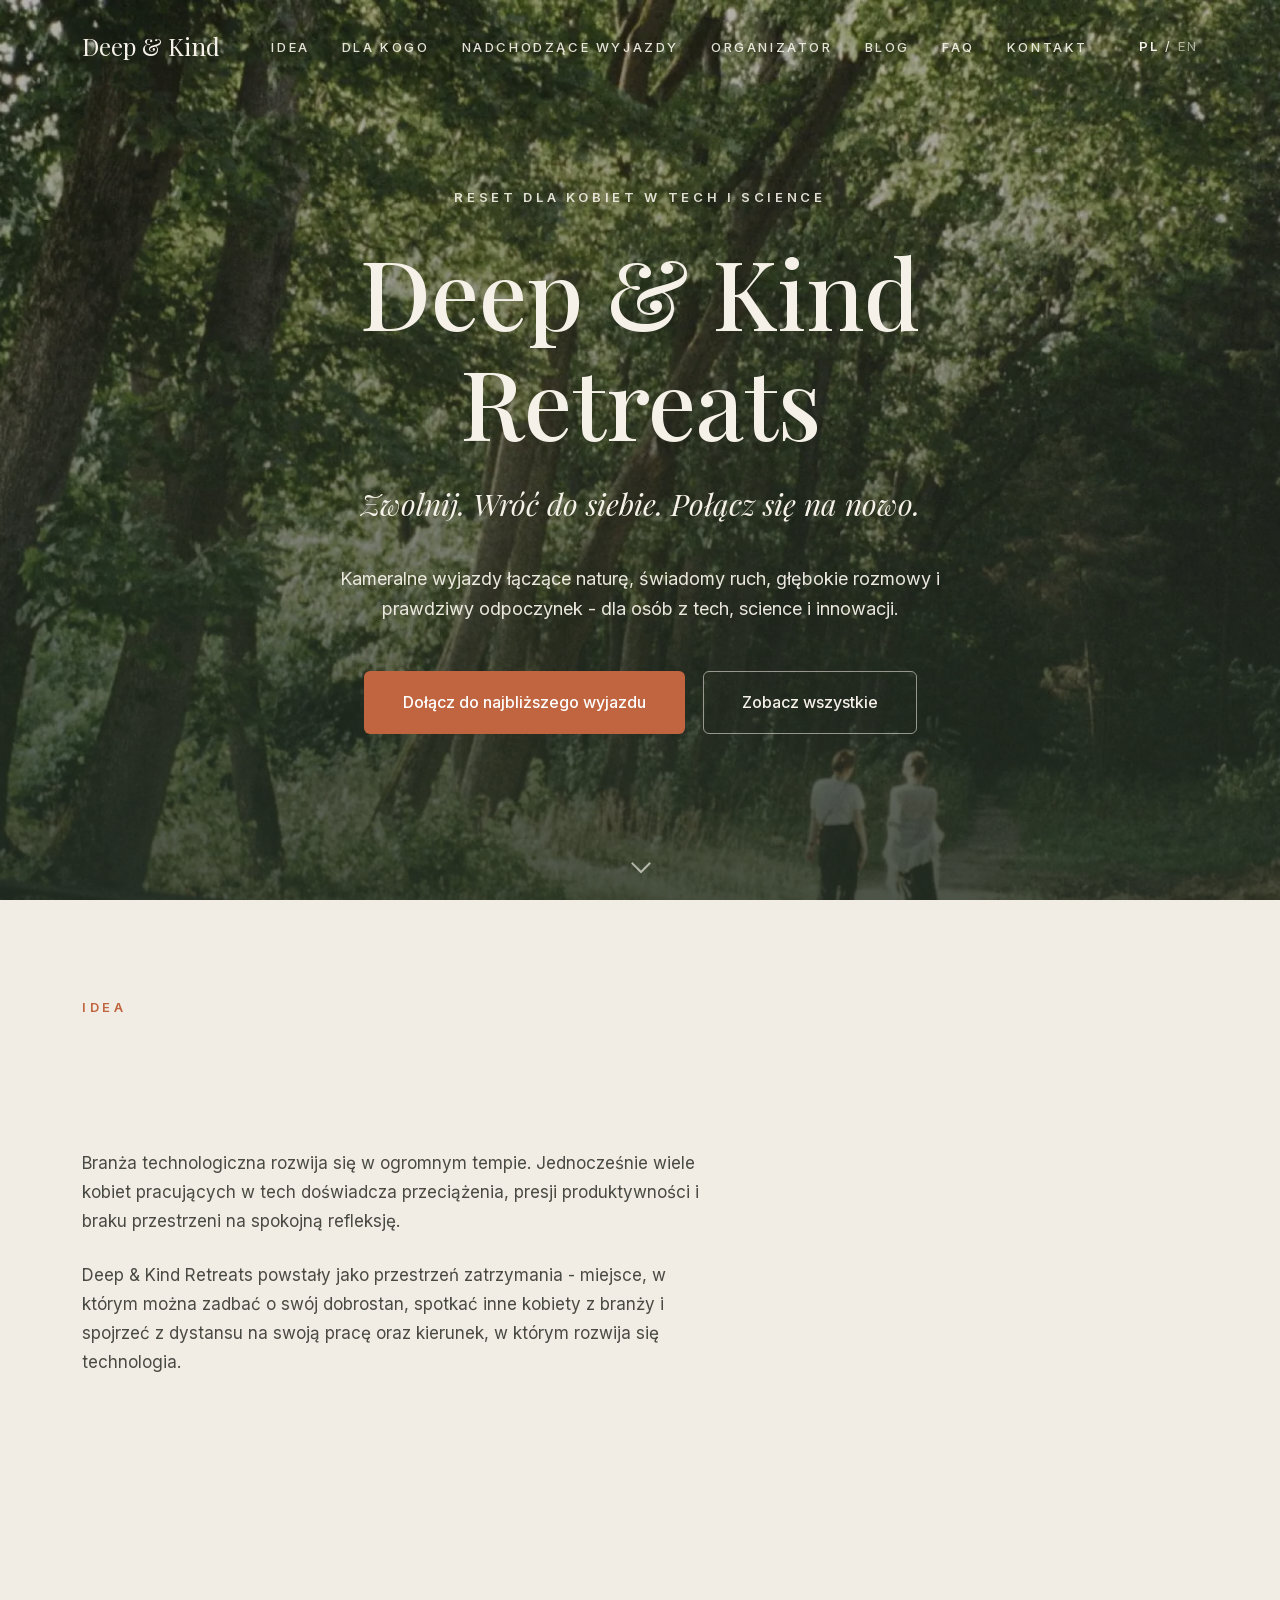
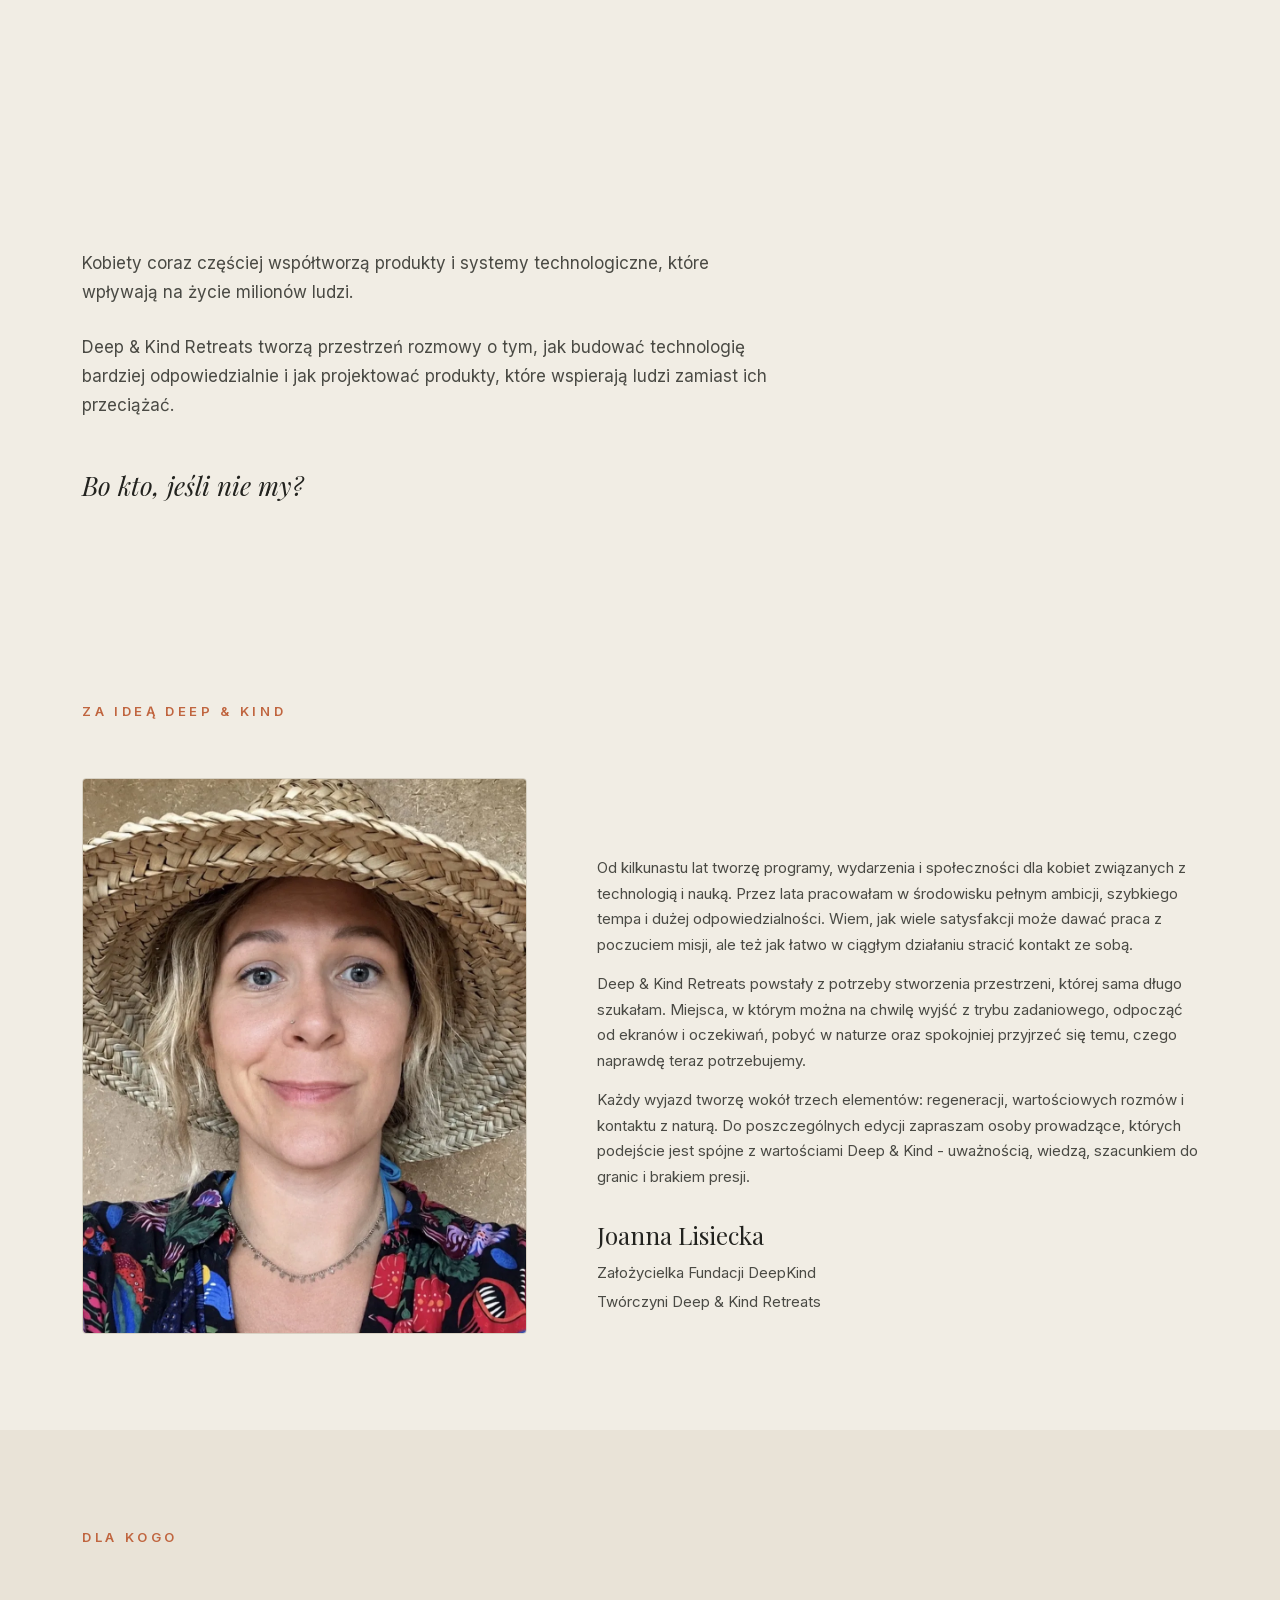
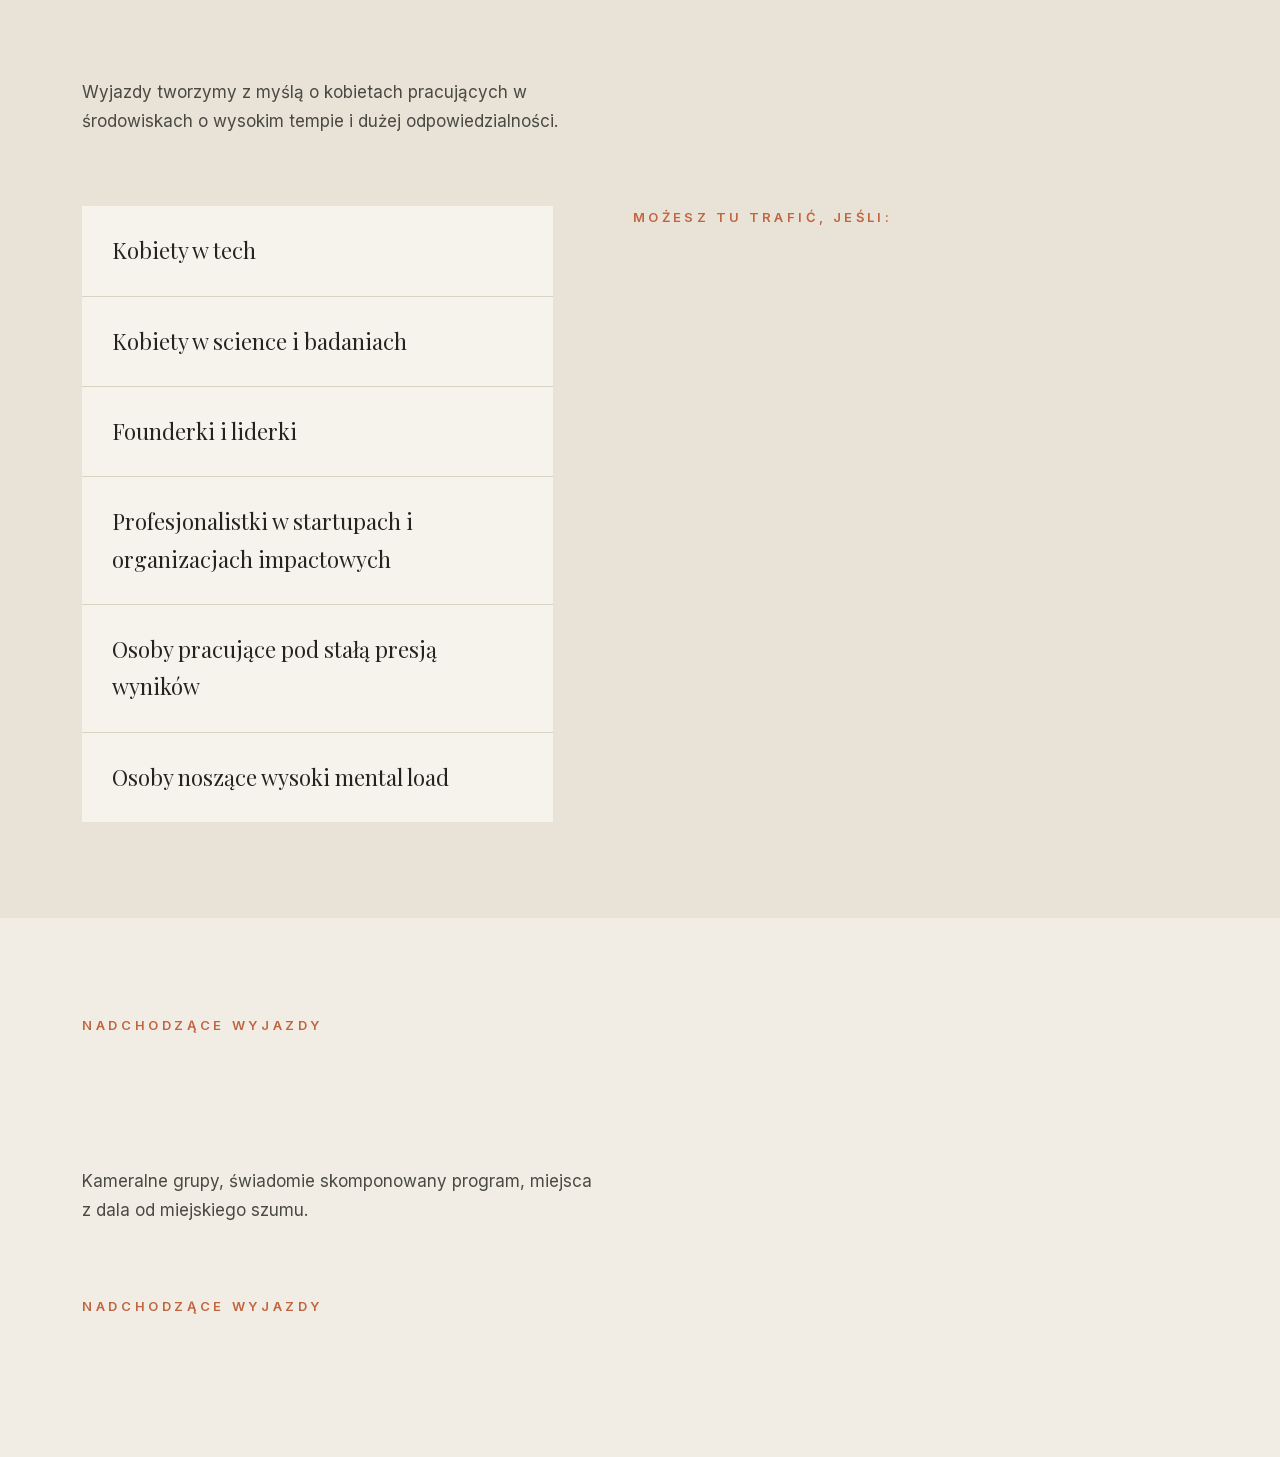
<file: index.html>
<!DOCTYPE html>
<html lang="pl">
<head>
  <meta charset="UTF-8">
  <title>Deep &amp; Kind Retreats</title>
  <meta http-equiv="refresh" content="0; url=/pl">
  <link rel="canonical" href="https://retreat.deepkind.org/pl">
  <meta name="robots" content="noindex">
</head>
<body>
  <p>Przekierowanie&hellip; <a href="/pl">Przejdź do strony</a></p>
</body>
</html>
</file>
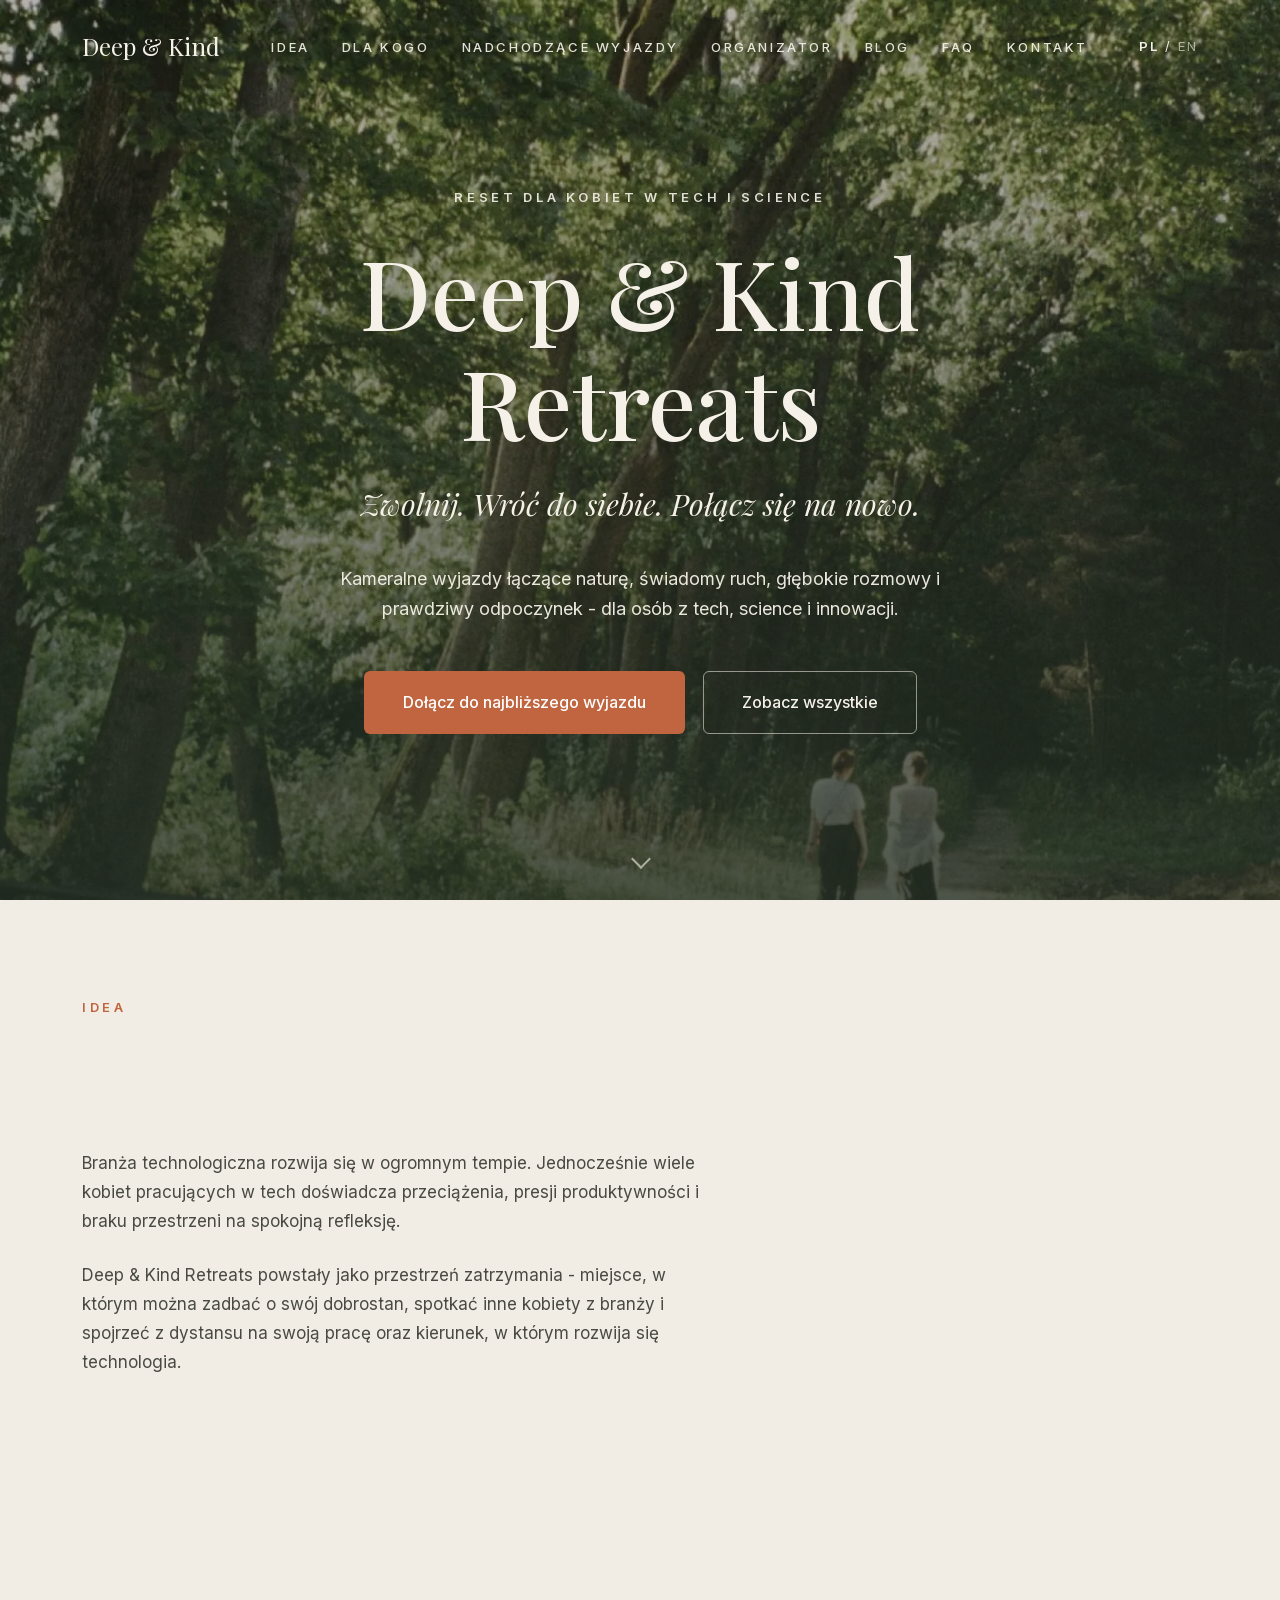
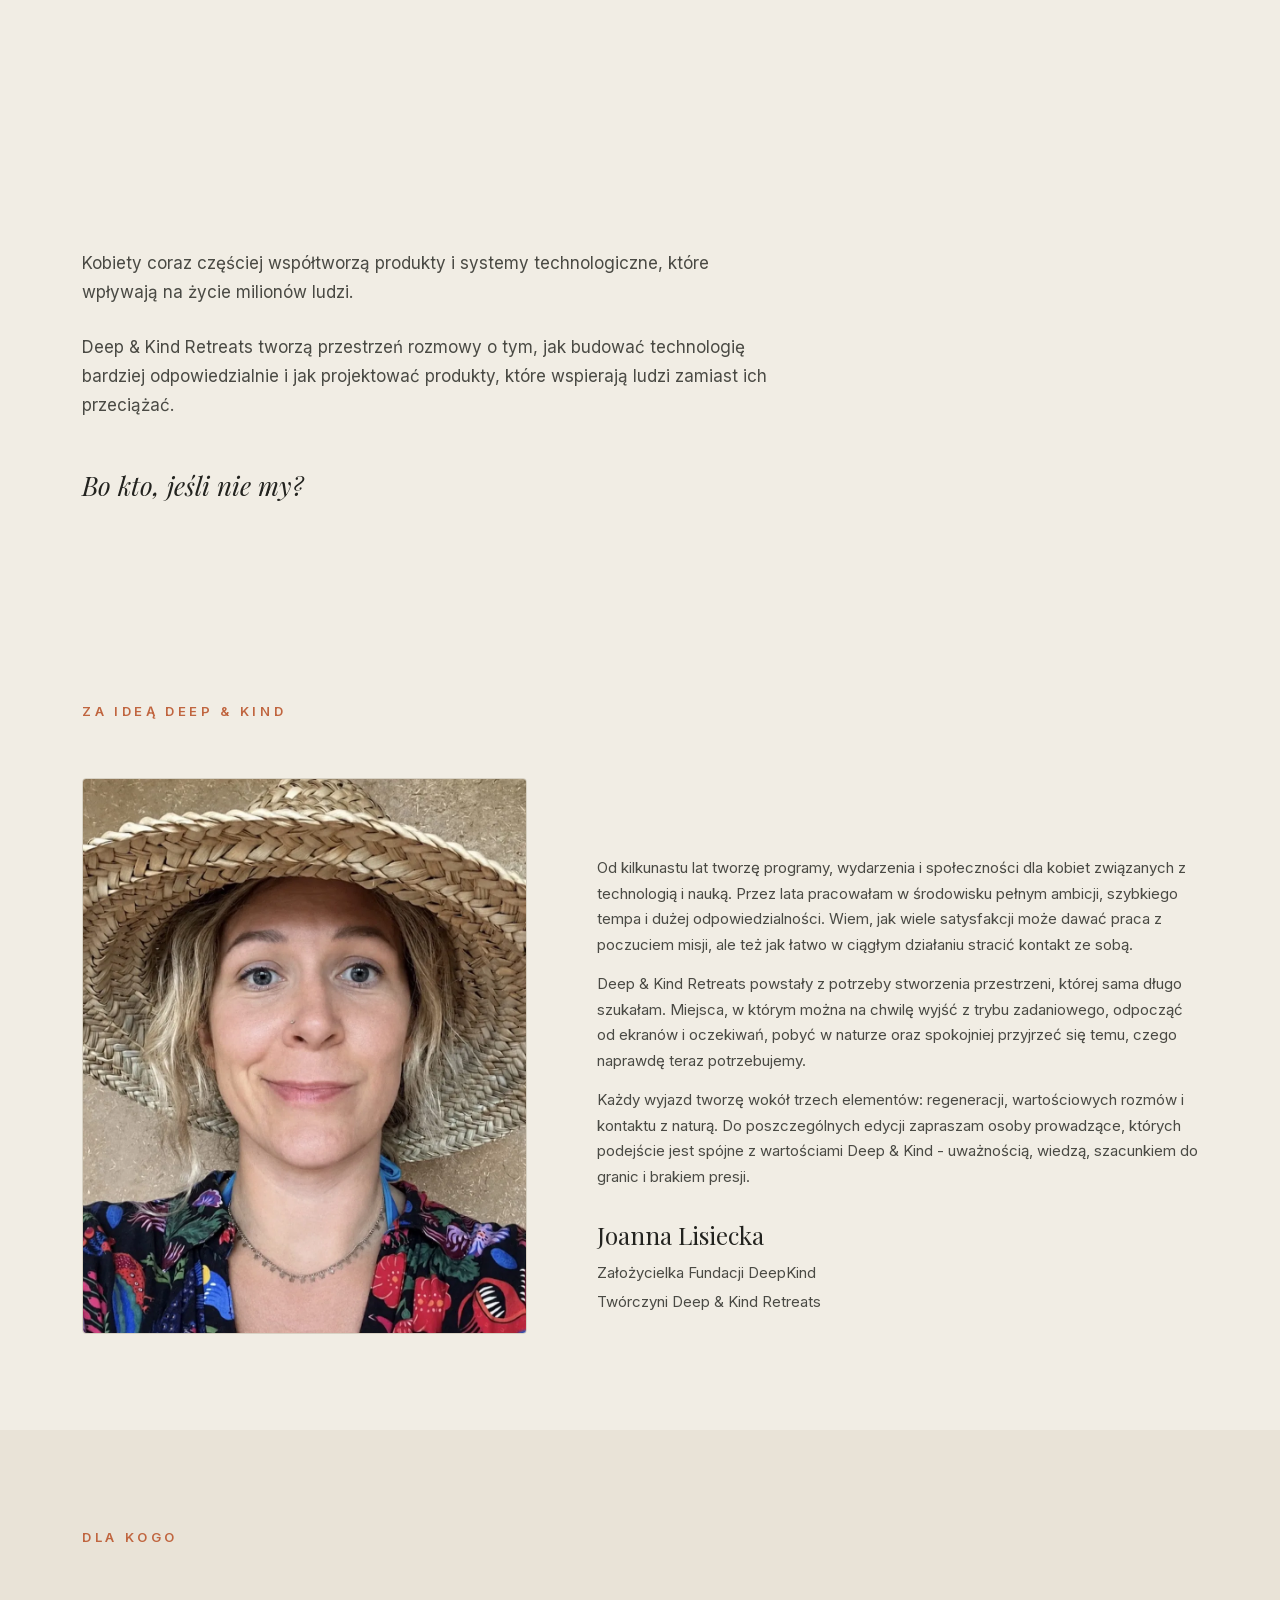
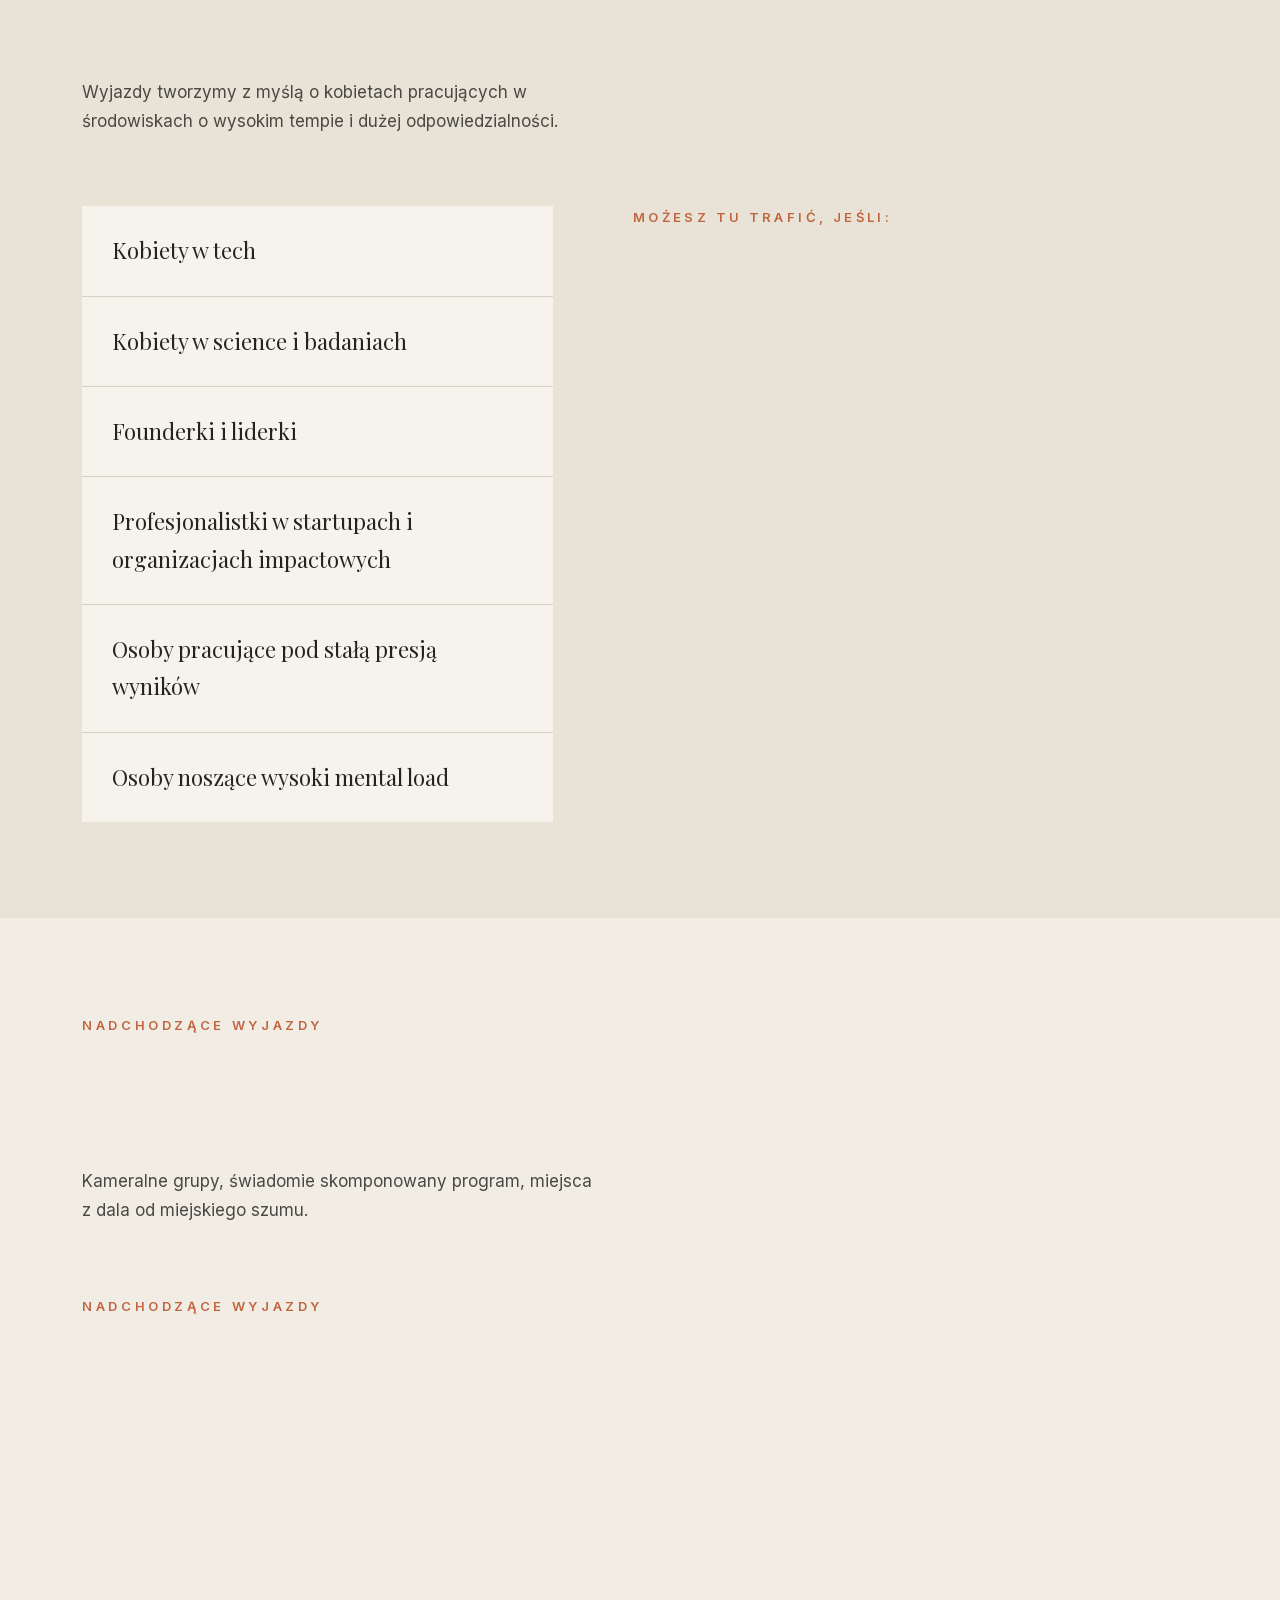
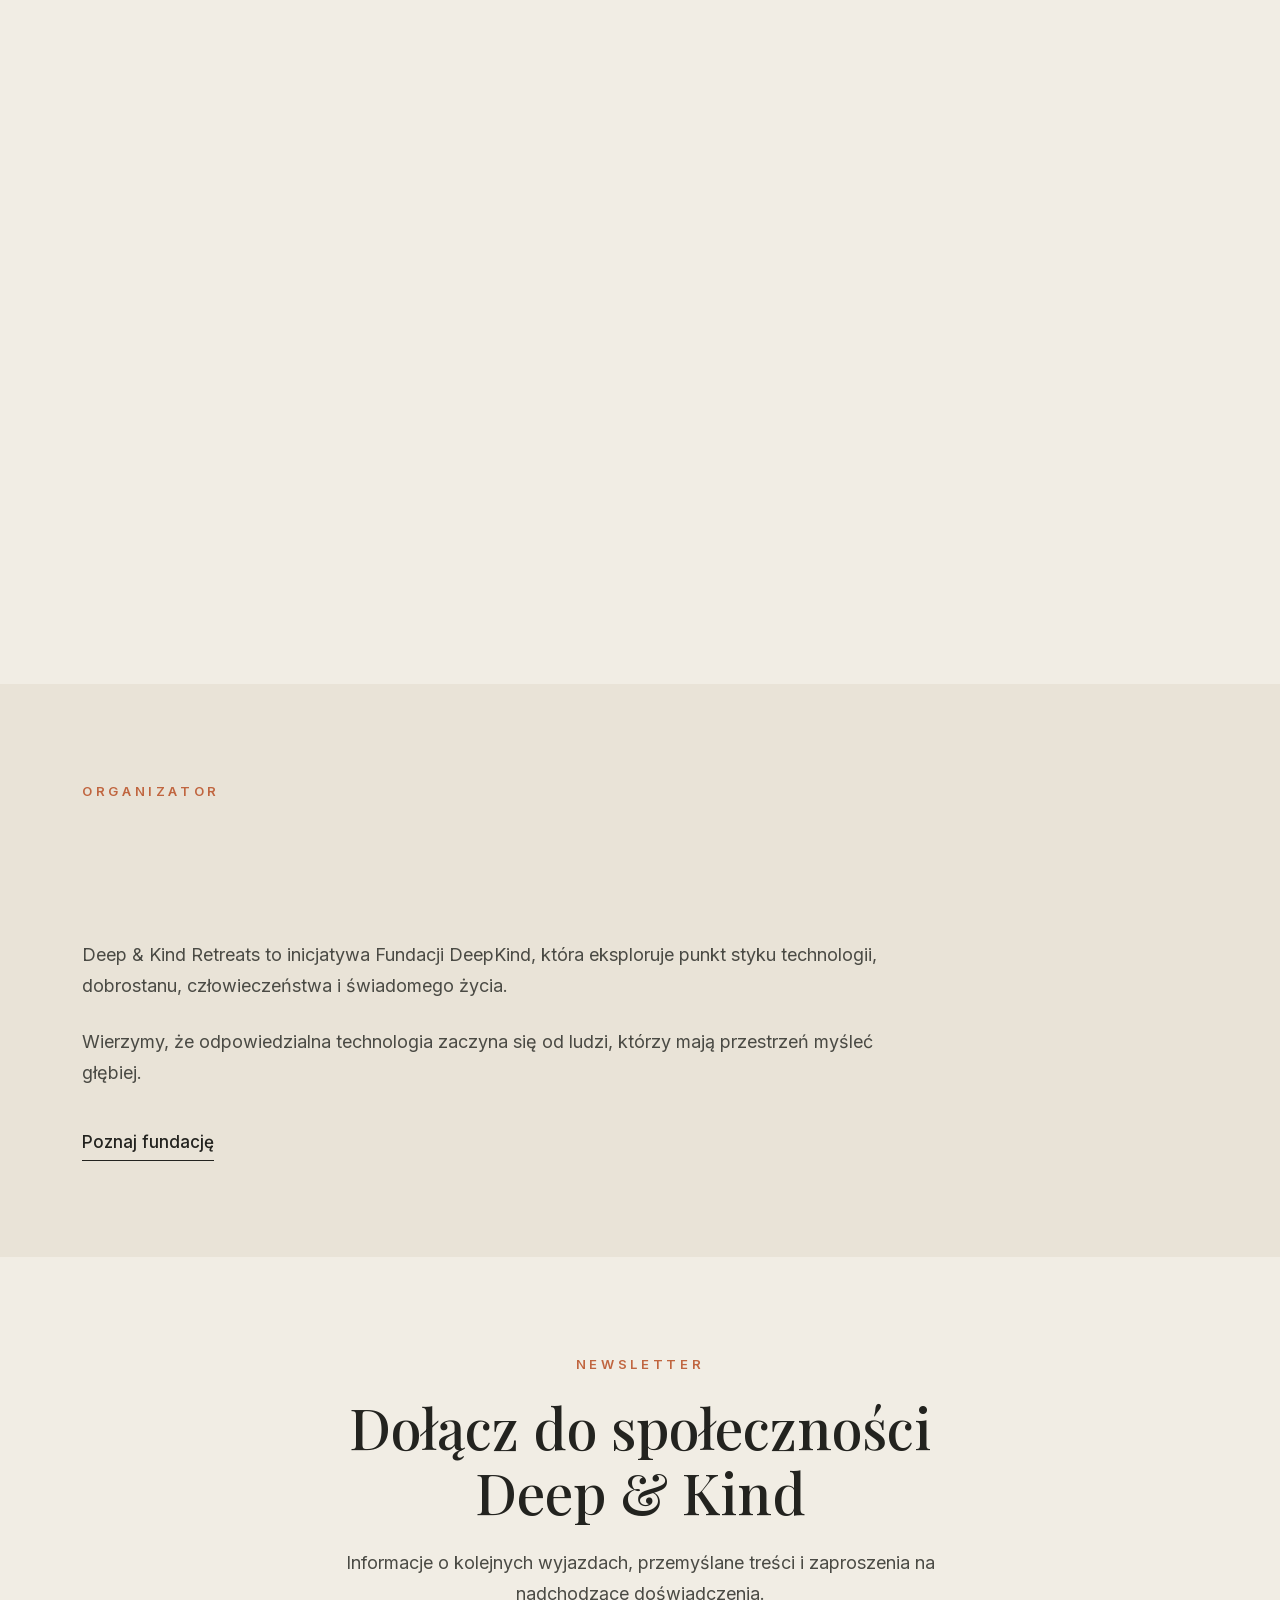
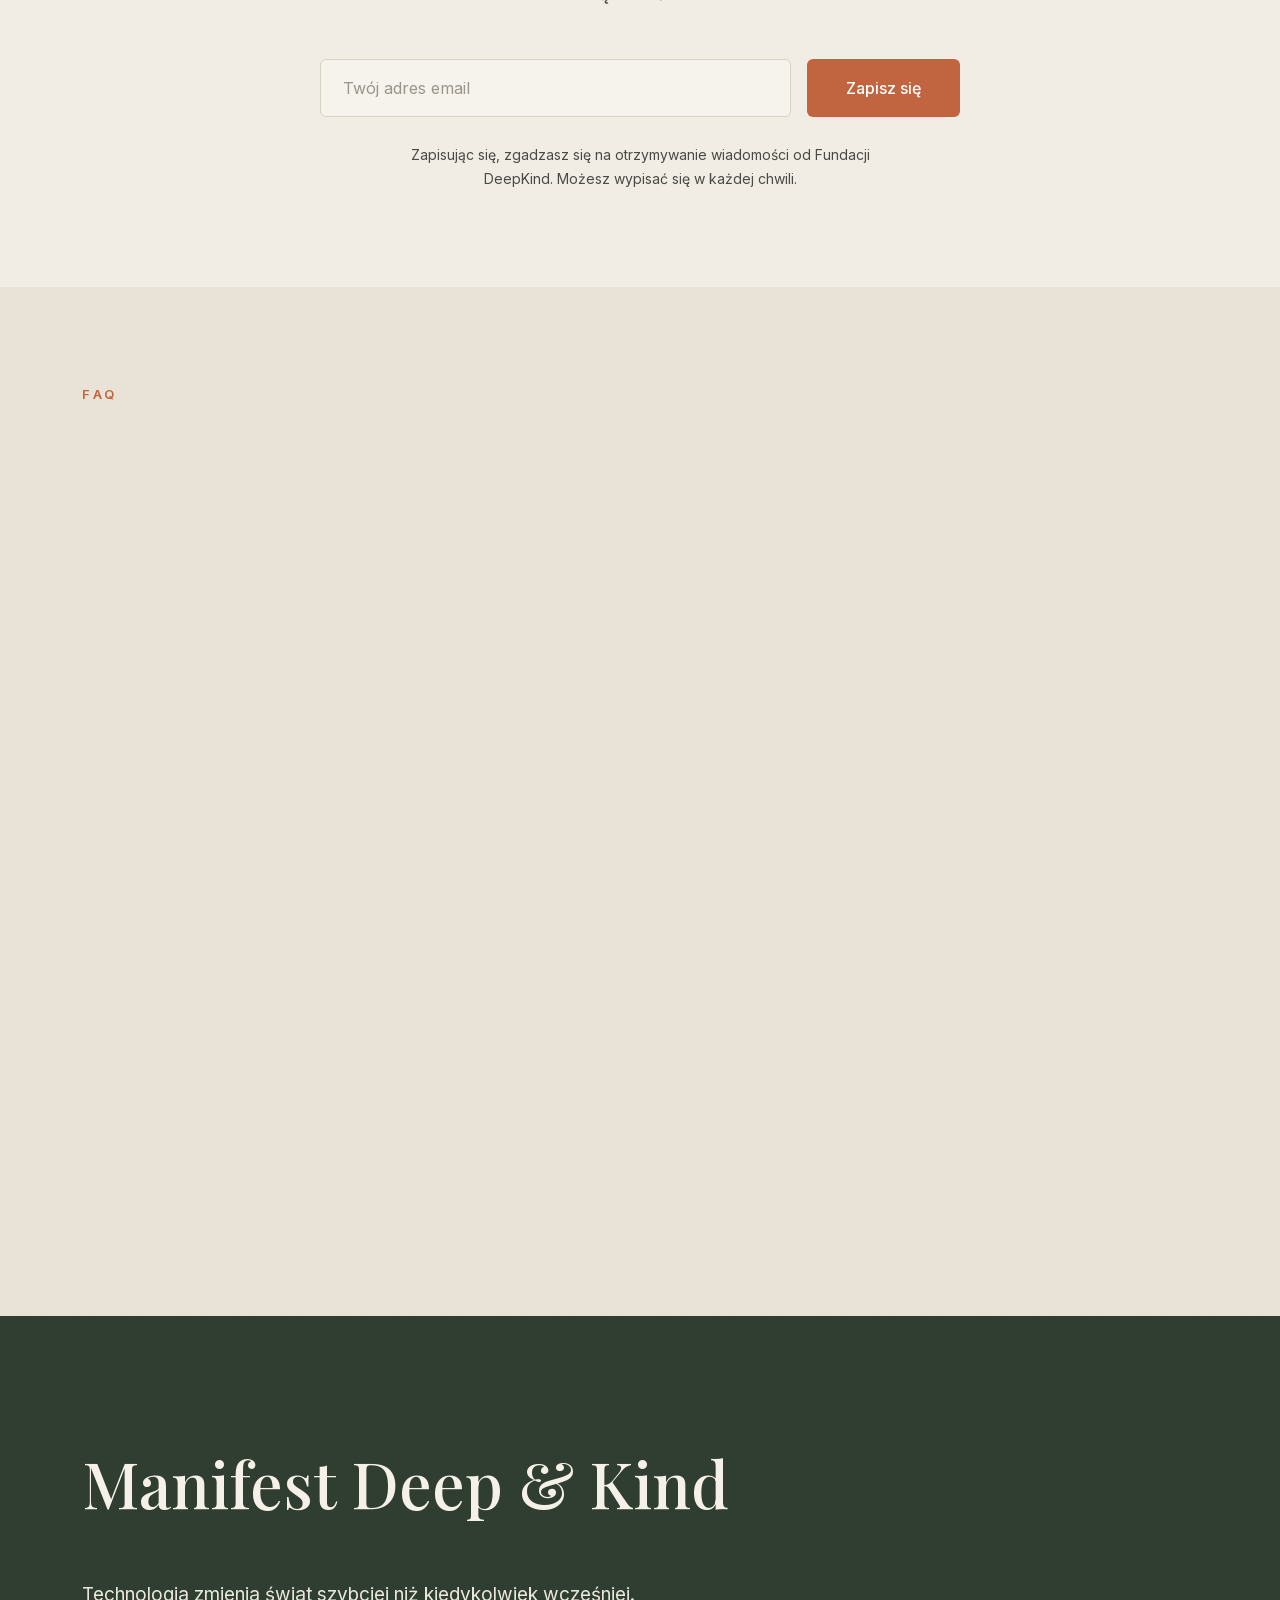
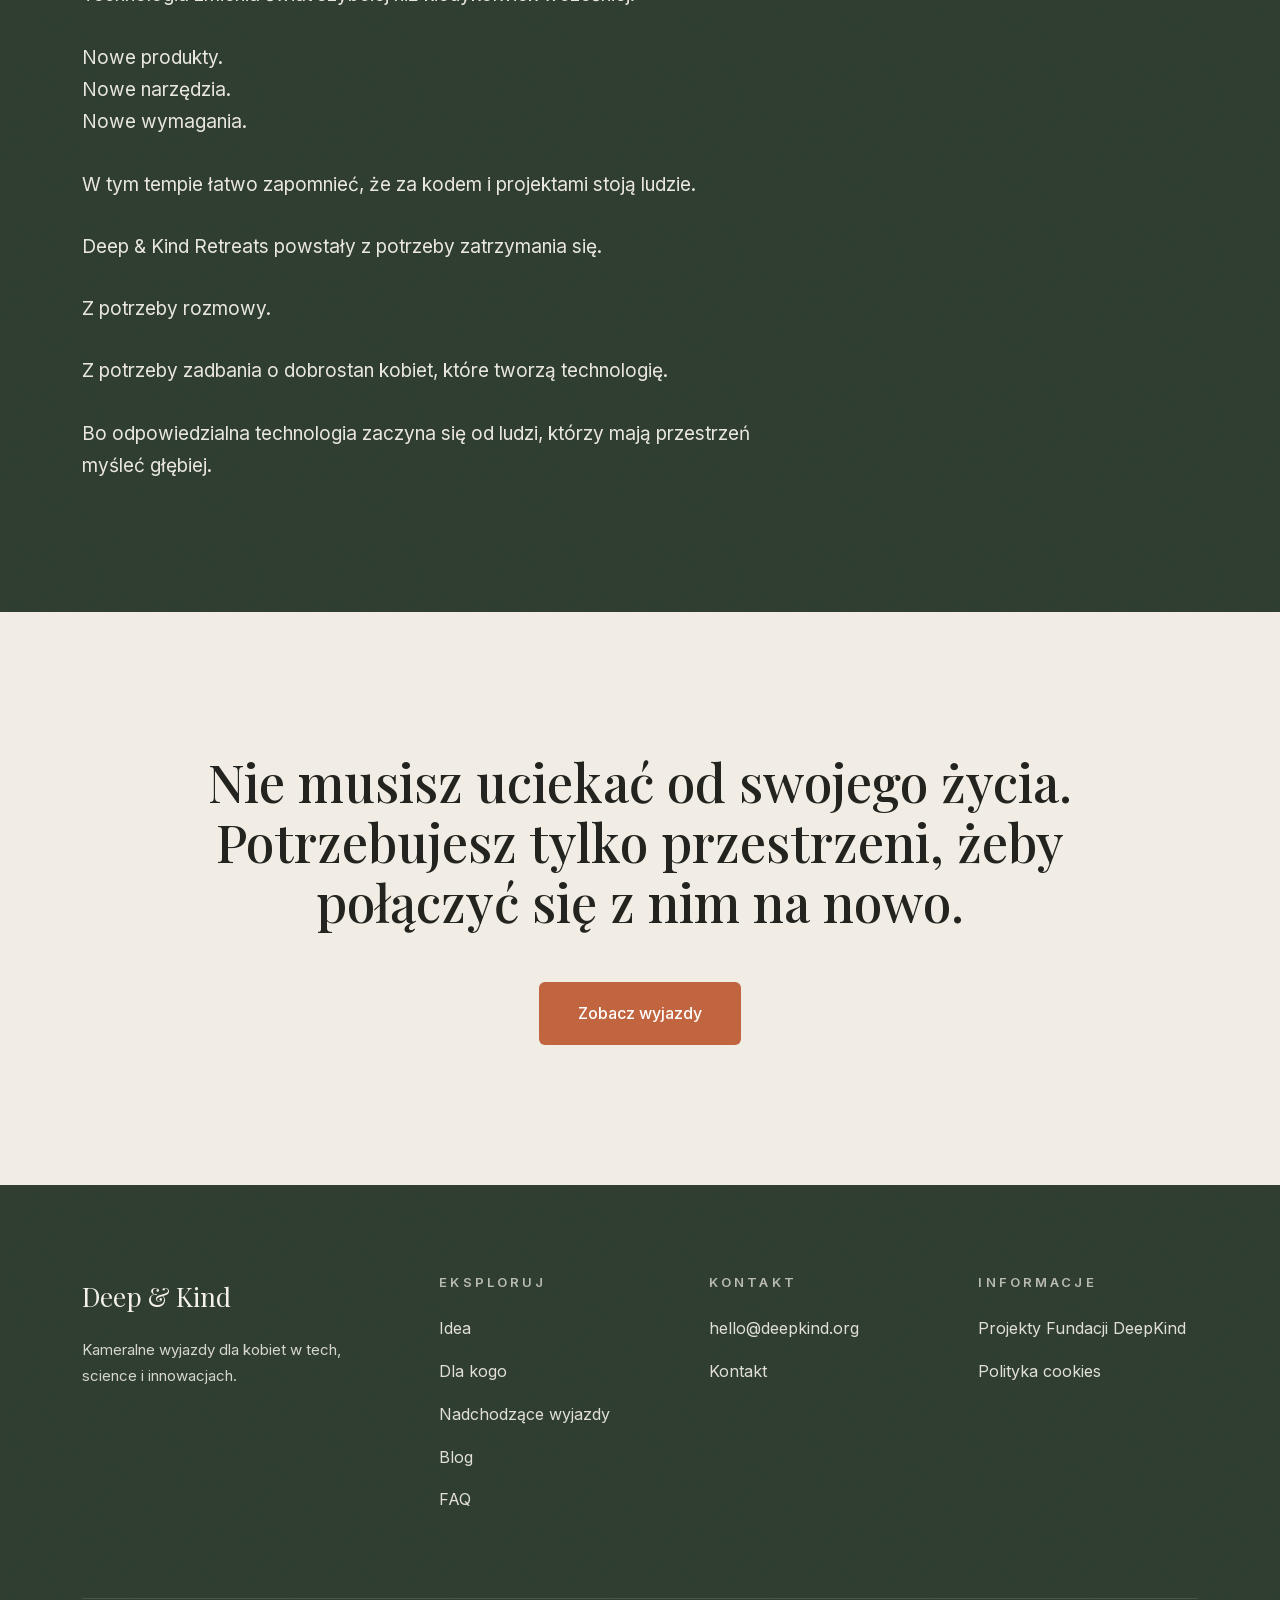
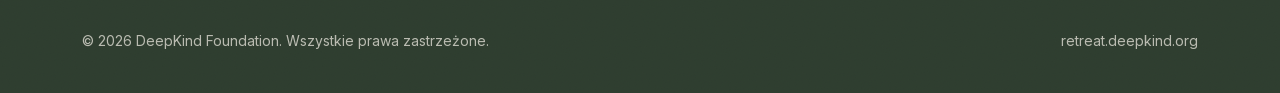
<file: en/index.html>
<!DOCTYPE html>
<html lang="en">
<head>
  <meta charset="UTF-8">
  <title>Deep &amp; Kind Retreats</title>
  <meta http-equiv="refresh" content="0; url=/pl">
  <link rel="canonical" href="https://retreat.deepkind.org/pl">
  <meta name="robots" content="noindex">
</head>
<body>
  <!-- Tymczasowe przekierowanie na wersję PL. Tu powstanie wersja angielska. -->
  <p>English version coming soon. <a href="/pl">Polish version</a></p>
</body>
</html>
</file>
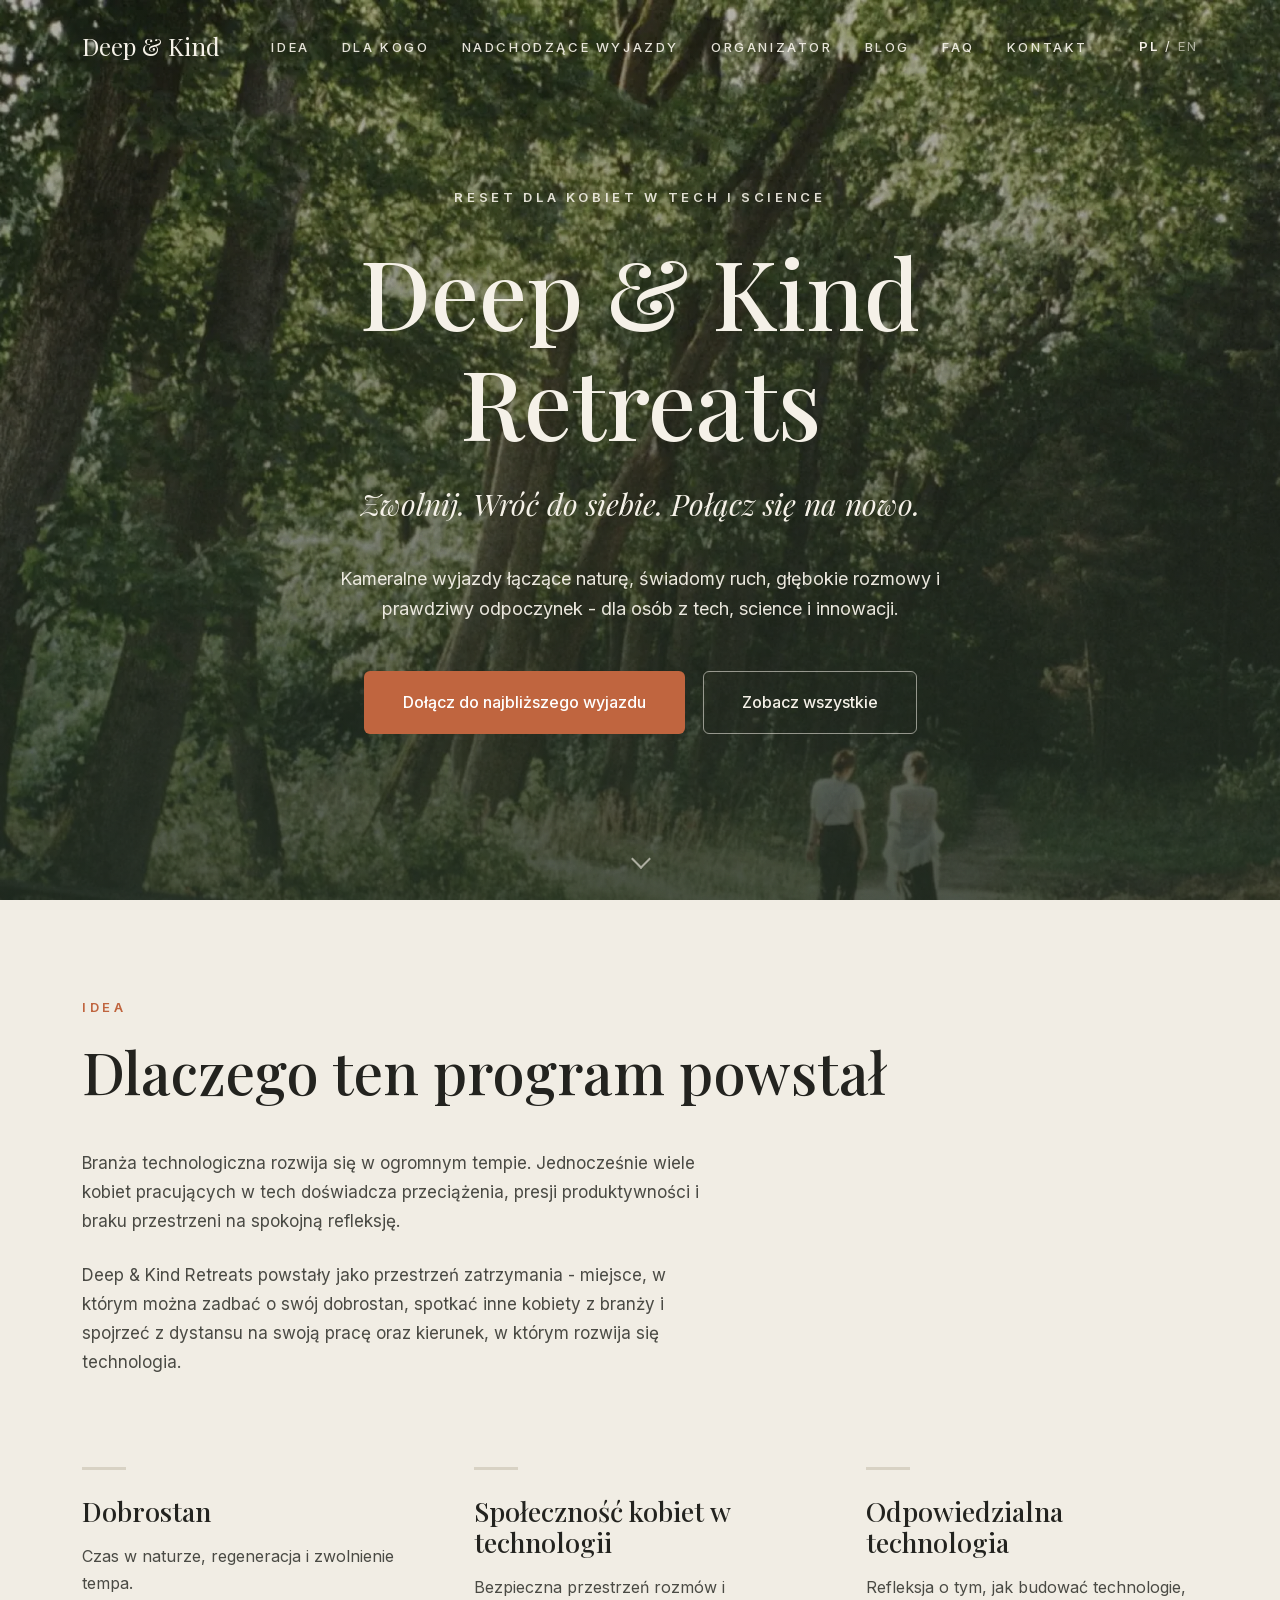
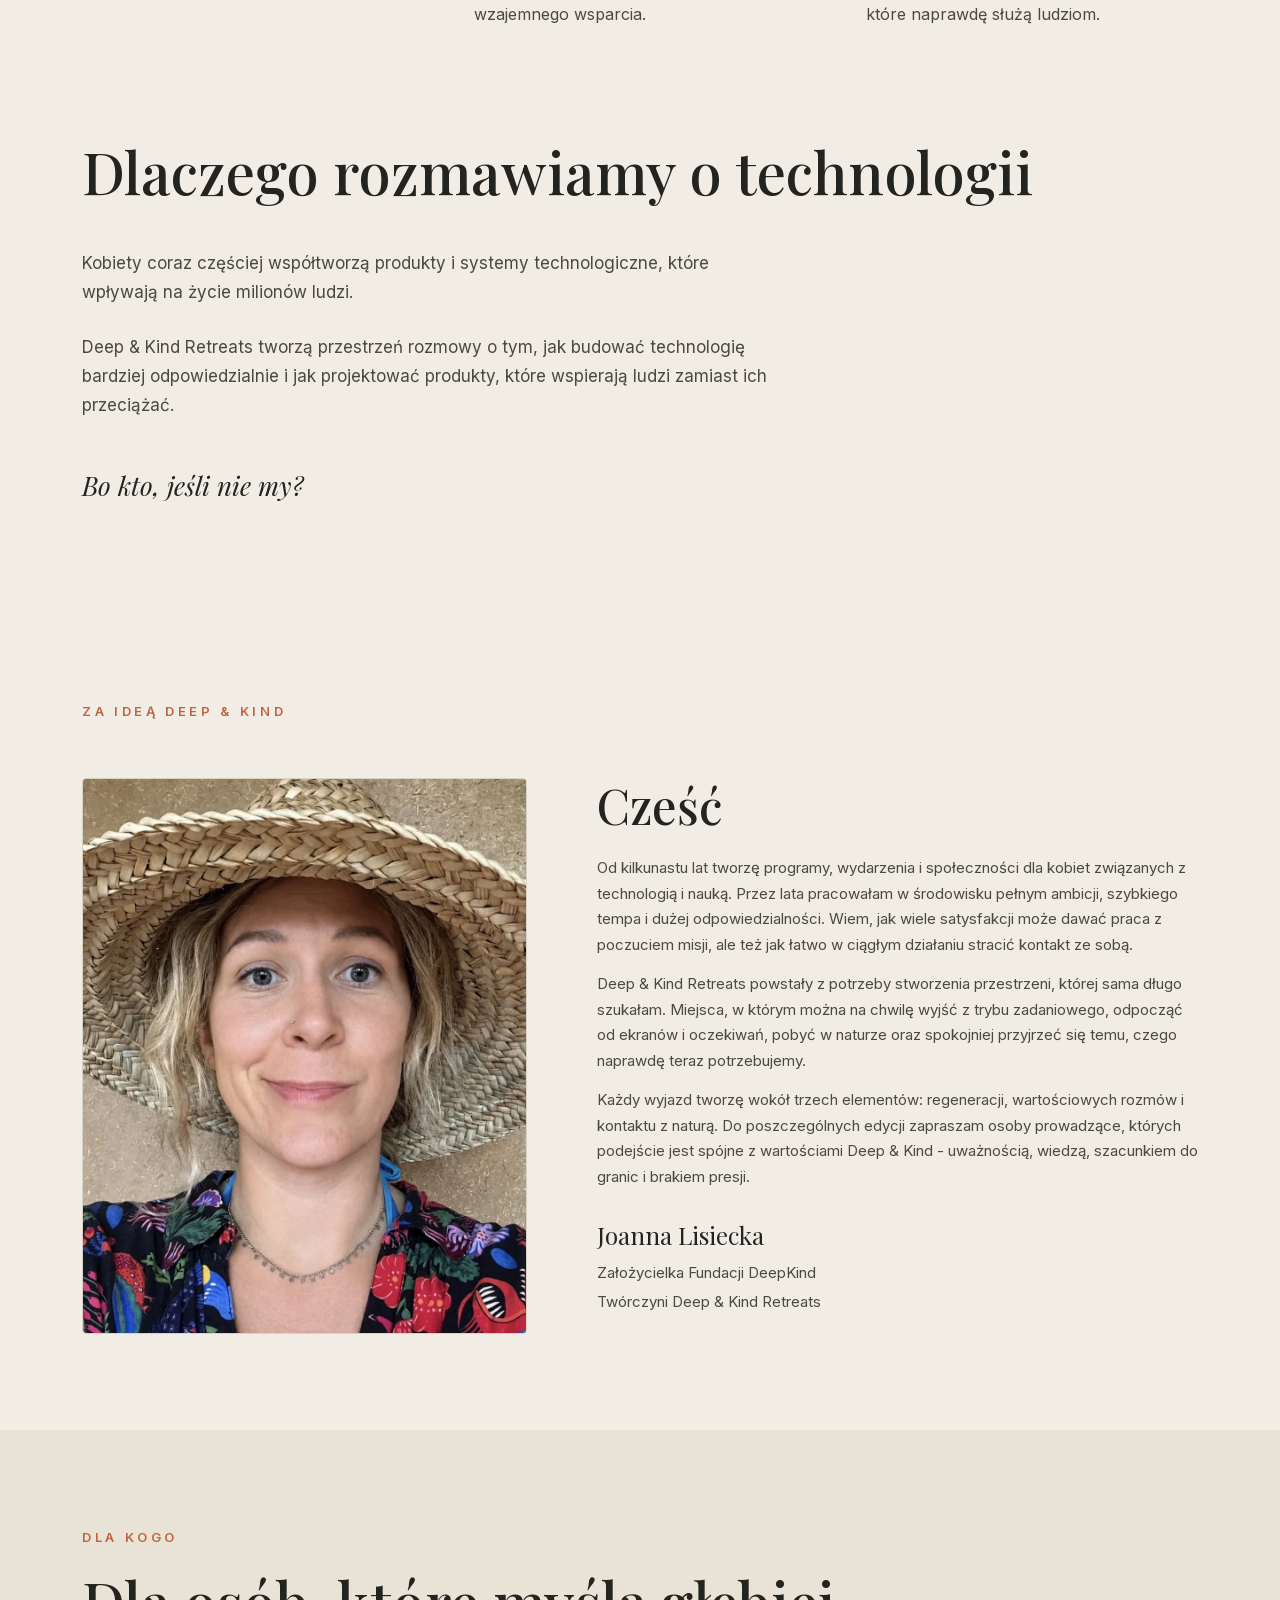
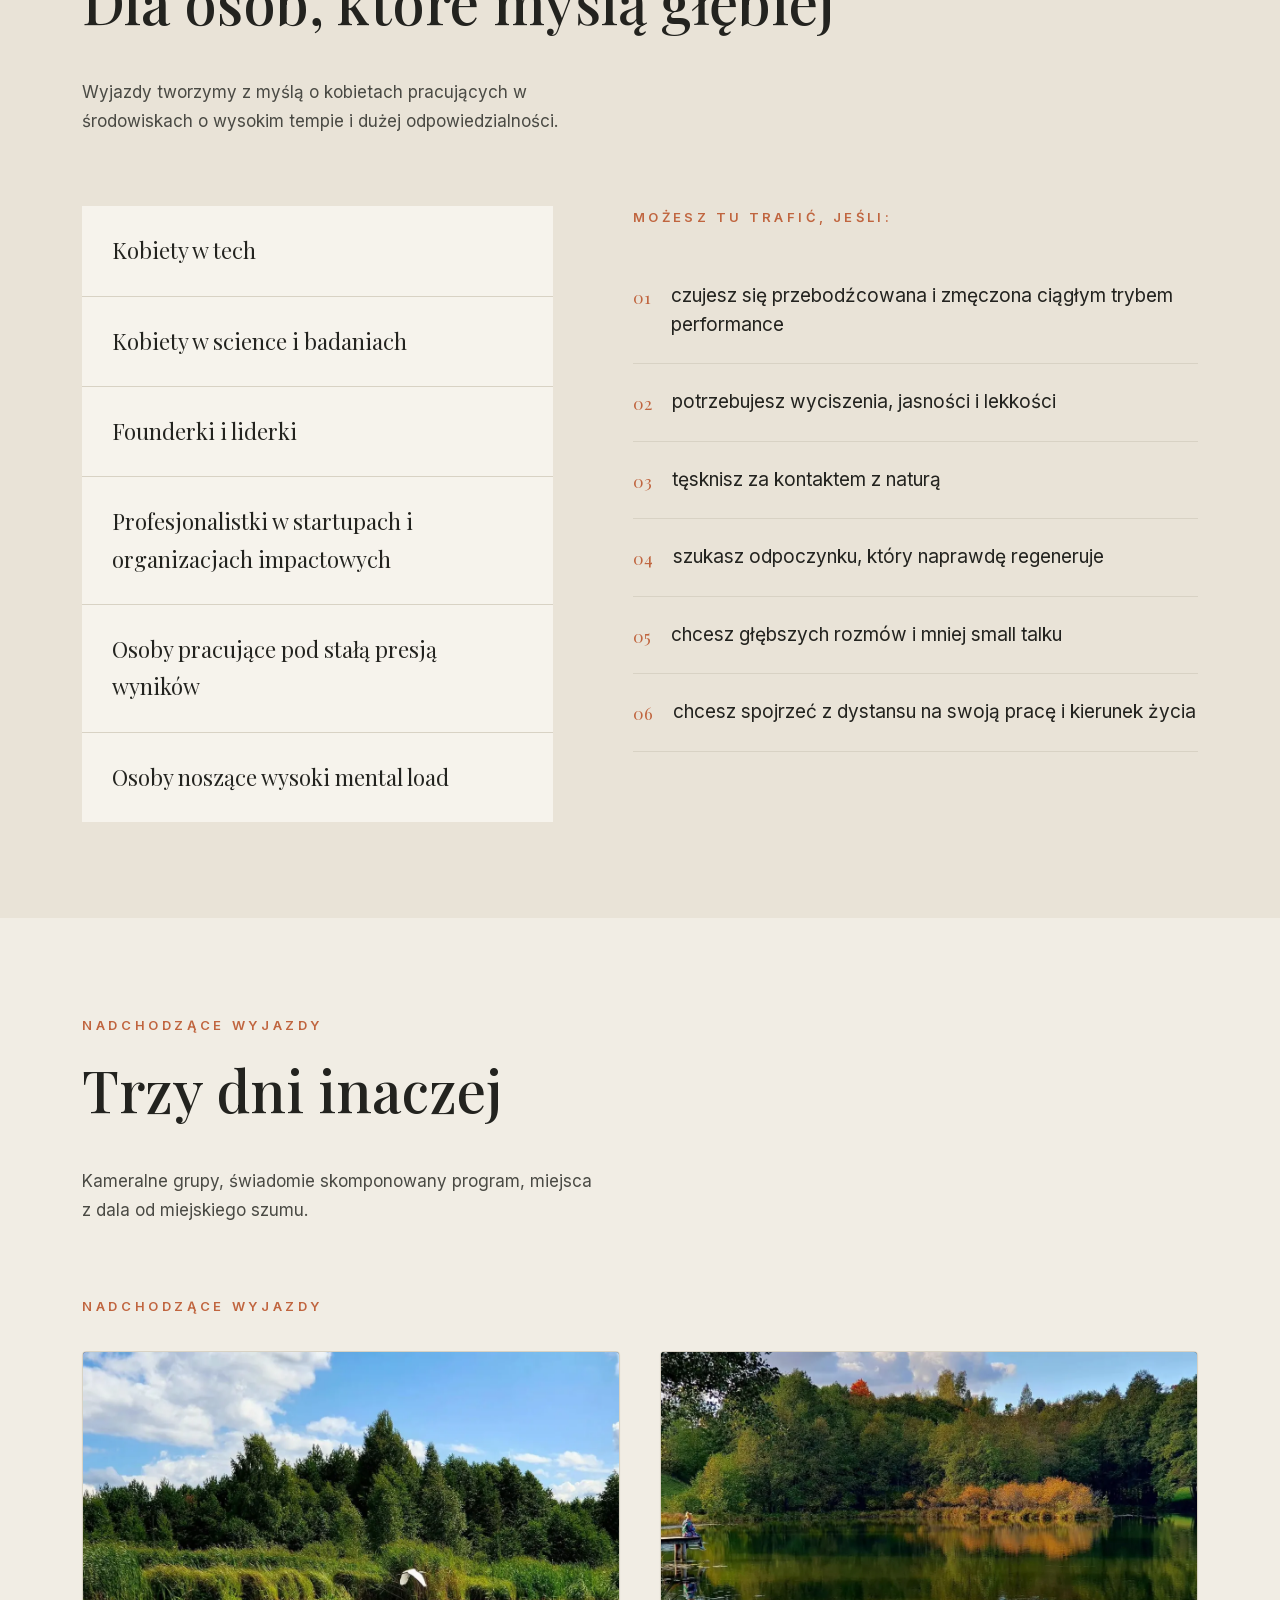
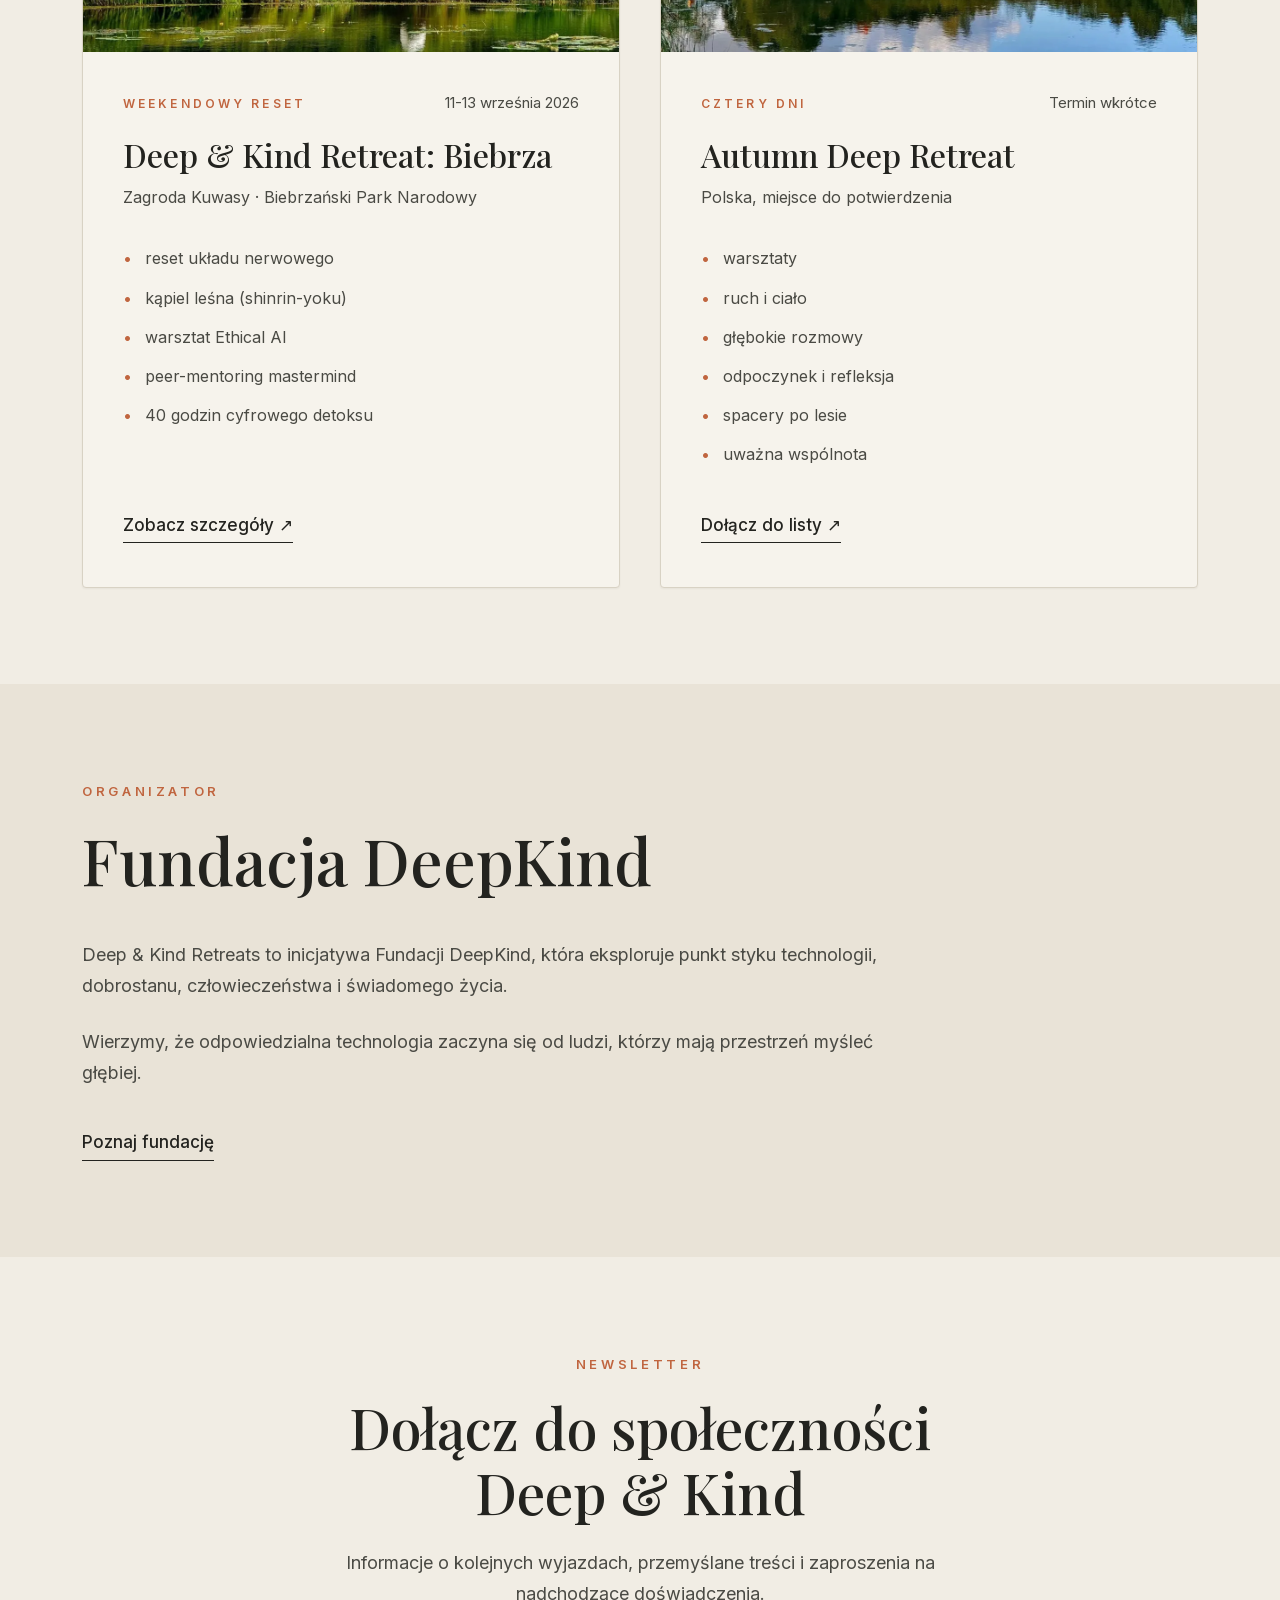
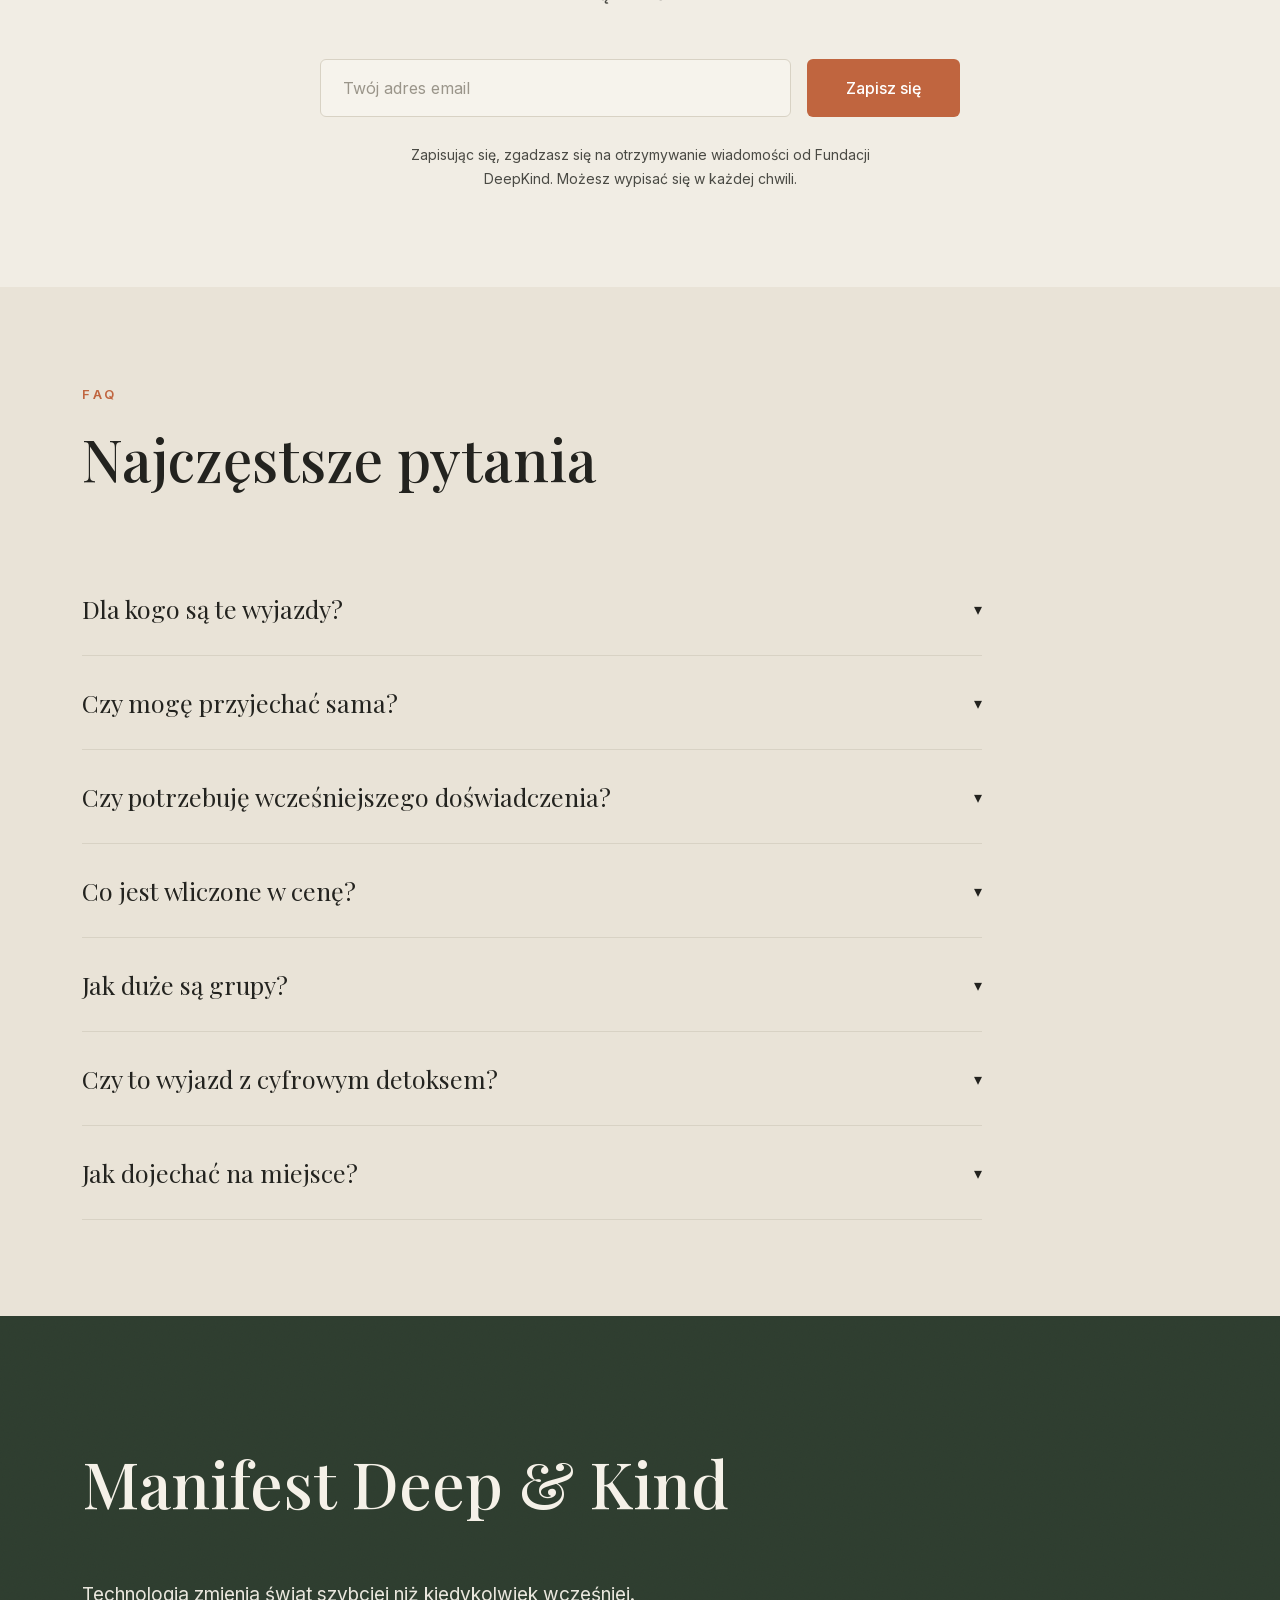
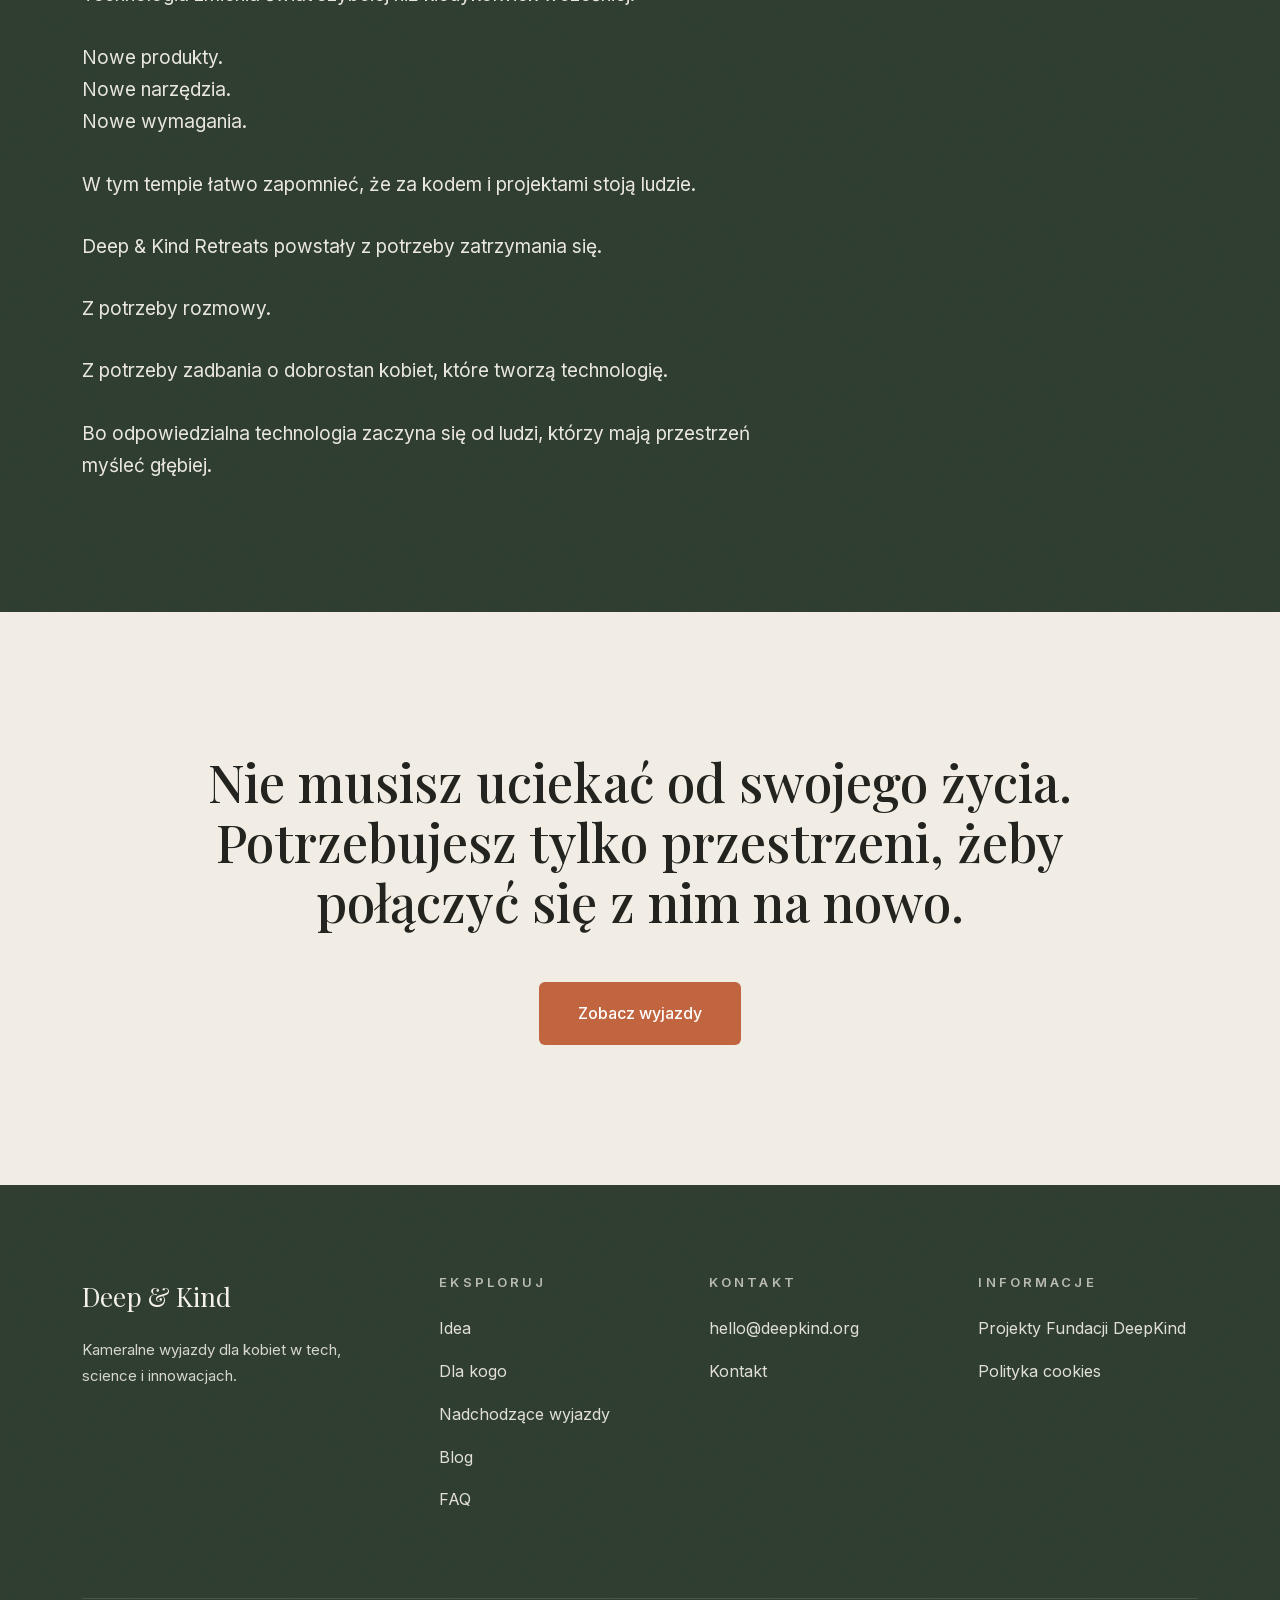
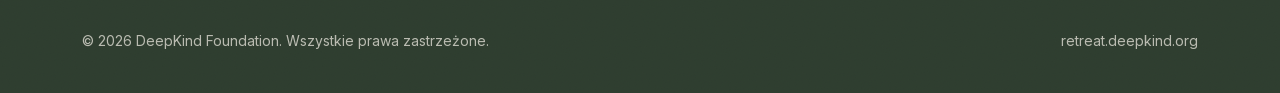
<file: pl/index.html>
<!DOCTYPE html>
<html lang="pl">
<head>
  <meta charset="UTF-8">
  <meta name="viewport" content="width=device-width, initial-scale=1.0">

  <!-- SEO: tytuł i opis strony głównej -->
  <title>Deep &amp; Kind Retreat — Retreat dla kobiet w tech i science | Polska</title>
  <meta name="description" content="Kameralne retreaty dla kobiet z tech, science i innowacji. Trzy dni w naturze: regeneracja, świadomy ruch, głębokie rozmowy o odpowiedzialnej technologii. Organizator: Fundacja DeepKind.">

  <link rel="canonical" href="https://retreat.deepkind.org/pl">
  <link rel="alternate" hreflang="pl" href="https://retreat.deepkind.org/pl">
  <link rel="alternate" hreflang="en" href="https://retreat.deepkind.org/en">
  <link rel="alternate" hreflang="x-default" href="https://retreat.deepkind.org/pl">

  <!-- WERYFIKACJA GOOGLE SEARCH CONSOLE: wklej swój kod i odkomentuj -->
  <!-- <meta name="google-site-verification" content="TWÓJ-KOD-WERYFIKACYJNY"> -->

  <meta property="og:type" content="website">
  <meta property="og:locale" content="pl_PL">
  <meta property="og:site_name" content="Deep &amp; Kind Retreats">
  <meta property="og:title" content="Deep &amp; Kind Retreat — Retreat dla kobiet w tech i science">
  <meta property="og:description" content="Kameralne wyjazdy łączące naturę, świadomy ruch, głębokie rozmowy i prawdziwy odpoczynek - dla osób z tech, science i innowacji.">
  <meta property="og:url" content="https://retreat.deepkind.org/pl">
  <meta property="og:image" content="https://retreat.deepkind.org/images/og-cover.jpg">
  <meta property="og:image:width" content="1200">
  <meta property="og:image:height" content="630">
  <meta name="twitter:card" content="summary_large_image">
  <meta name="theme-color" content="#2E3D2F">
  <link rel="icon" href="/images/favicon.png" type="image/png">

  <link rel="preload" href="/assets/fonts/playfair-display-latin-500.woff2" as="font" type="font/woff2" crossorigin>
  <link rel="preload" href="/assets/fonts/inter-latin-400.woff2" as="font" type="font/woff2" crossorigin>
  <link rel="preload" href="/images/hero-las.webp" as="image" type="image/webp" fetchpriority="high">
  <link rel="stylesheet" href="/assets/style.css">

  <!-- DANE STRUKTURALNE SCHEMA.ORG (SEO + GEO / widoczność w AI) -->
  <script type="application/ld+json">
  {
    "@context": "https://schema.org",
    "@graph": [
      {
        "@type": "Organization",
        "@id": "https://deepkind.org/#organization",
        "name": "Fundacja DeepKind",
        "alternateName": "DeepKind Foundation",
        "url": "https://deepkind.org",
        "email": "hello@deepkind.org",
        "description": "Fundacja DeepKind eksploruje punkt styku technologii, dobrostanu, człowieczeństwa i świadomego życia.",
        "address": { "@type": "PostalAddress", "addressLocality": "Warszawa", "addressCountry": "PL" }
      },
      {
        "@type": "WebSite",
        "@id": "https://retreat.deepkind.org/#website",
        "url": "https://retreat.deepkind.org",
        "name": "Deep & Kind Retreats",
        "inLanguage": "pl-PL",
        "publisher": { "@id": "https://deepkind.org/#organization" }
      },
      {
        "@type": "Event",
        "name": "Deep & Kind Retreat: Biebrza",
        "url": "https://retreat.deepkind.org/pl/retreats/biebrza-edition",
        "description": "Weekendowy reset dla kobiet w tech i science: reset układu nerwowego, kąpiel leśna (shinrin-yoku) w rezerwacie Czerwone Bagno, warsztat Ethical AI, peer-mentoring mastermind i 40 godzin cyfrowego detoksu.",
        "startDate": "2026-09-11",
        "endDate": "2026-09-13",
        "eventAttendanceMode": "https://schema.org/OfflineEventAttendanceMode",
        "eventStatus": "https://schema.org/EventScheduled",
        "maximumAttendeeCapacity": 15,
        "location": {
          "@type": "Place",
          "name": "Zagroda Kuwasy",
          "url": "https://www.zagrodakuwasy.pl",
          "address": { "@type": "PostalAddress", "addressRegion": "Biebrzański Park Narodowy, Podlaskie", "addressCountry": "PL" }
        },
        "offers": [
          { "@type": "Offer", "name": "Pokój 2-osobowy", "price": "1250", "priceCurrency": "PLN", "availability": "https://schema.org/InStock", "url": "https://retreat.deepkind.org/pl/retreats/biebrza-edition" },
          { "@type": "Offer", "name": "Pokój 1-osobowy", "price": "1450", "priceCurrency": "PLN", "availability": "https://schema.org/InStock", "url": "https://retreat.deepkind.org/pl/retreats/biebrza-edition" }
        ],
        "organizer": { "@id": "https://deepkind.org/#organization" },
        "inLanguage": "pl-PL",
        "audience": { "@type": "Audience", "audienceType": "Kobiety pracujące w tech, science i innowacjach" }
      },
      {
        "@type": "FAQPage",
        "mainEntity": [
          { "@type": "Question", "name": "Dla kogo są te wyjazdy?", "acceptedAnswer": { "@type": "Answer", "text": "Dla kobiet pracujących w tech, science, badaniach i innowacjach: founderek, liderek, profesjonalistek w startupach i organizacjach impactowych, osób pracujących pod stałą presją wyników i noszących wysoki mental load." } },
          { "@type": "Question", "name": "Czy mogę przyjechać sama?", "acceptedAnswer": { "@type": "Answer", "text": "Tak. Większość uczestniczek przyjeżdża samodzielnie. Kameralna grupa i program sprzyjają poznawaniu się w naturalnym tempie." } },
          { "@type": "Question", "name": "Czy potrzebuję wcześniejszego doświadczenia?", "acceptedAnswer": { "@type": "Answer", "text": "Nie. Wszystkie elementy programu są otwarte dla osób początkujących i prowadzone tak, aby każda mogła uczestniczyć w swoim rytmie." } },
          { "@type": "Question", "name": "Co jest wliczone w cenę?", "acceptedAnswer": { "@type": "Answer", "text": "Nocleg w komfortowych pokojach, pełne wyżywienie, udział we wszystkich aktywnościach i warsztatach oraz nielimitowany dostęp do napojów przez cały dzień - wody, naparów ziołowych i wyboru herbat." } },
          { "@type": "Question", "name": "Jak duże są grupy?", "acceptedAnswer": { "@type": "Answer", "text": "Grupy są kameralne - liczba miejsc na wyjeździe jest ograniczona do 15 osób, aby dało się prowadzić prawdziwe rozmowy i realnie odpocząć." } },
          { "@type": "Question", "name": "Czy to wyjazd z cyfrowym detoksem?", "acceptedAnswer": { "@type": "Answer", "text": "Zachęcamy do odłożenia ekranów. Część wyjazdów, jak retreat nad Biebrzą, zawiera świadomie zaplanowany 40-godzinny cyfrowy detoks z dobrowolnym zdeponowaniem telefonu." } },
          { "@type": "Question", "name": "Jak dojechać na miejsce?", "acceptedAnswer": { "@type": "Answer", "text": "Retreat nad Biebrzą odbywa się w Zagrodzie Kuwasy. Dojazd samochodem (z Warszawy 250 km, z Białegostoku 116 km), pociągiem do stacji Grajewo z podwózką na miejsce albo wspólnie w ramach carpoolingu. Szczegóły w sekcji Jak dojechać na stronie wyjazdu." } }
        ]
      }
    ]
  }
  </script>
</head>
<body>

  <!-- ============ NAWIGACJA ============ -->
  <header class="naglowek">
    <div class="kontener">
      <a href="/pl" class="logo">Deep &amp; Kind</a>
      <button class="menu-przycisk" aria-label="Otwórz menu" aria-expanded="false" onclick="przelaczMenu(this)">&#9776;</button>
      <nav aria-label="Nawigacja główna">
        <ul class="menu" id="menu">
          <li><a href="/pl#idea">Idea</a></li>
          <li><a href="/pl#dla-kogo">Dla kogo</a></li>
          <li><a href="/pl/retreats">Nadchodzące wyjazdy</a></li>
          <li><a href="/pl#organizator">Organizator</a></li>
          <li><a href="/pl/blog">Blog</a></li>
          <li><a href="/pl#faq">FAQ</a></li>
          <li><a href="/pl/contact">Kontakt</a></li>
        </ul>
      </nav>
      <div class="jezyki">
        <a href="/pl" class="aktywny" aria-current="page">PL</a> / <a href="/en" title="English version">EN</a>
      </div>
    </div>
  </header>

  <!-- ============ HERO (zdjęcie: /images/hero-las.jpg) ============ -->
  <section class="hero" id="start">
    <div class="hero-tresc">
      <span class="etykieta">Reset dla kobiet w tech i science</span>
      <h1>Deep &amp; Kind Retreats</h1>
      <p class="motto">Zwolnij. Wróć do siebie. Połącz się na nowo.</p>
      <p class="opis">Kameralne wyjazdy łączące naturę, świadomy ruch, głębokie rozmowy i prawdziwy odpoczynek - dla osób z tech, science i innowacji.</p>
      <div class="hero-przyciski">
        <a href="/pl/retreats" class="przycisk przycisk-pelny" data-najblizszy-wyjazd>Dołącz do najbliższego wyjazdu</a>
        <a href="/pl/retreats" class="przycisk przycisk-obrys">Zobacz wszystkie</a>
      </div>
    </div>
  </section>

  <!-- ============ IDEA ============ -->
  <section id="idea">
    <div class="kontener">
      <span class="etykieta">Idea</span>
      <h2 class="sekcja-h2">Dlaczego ten program powstał</h2>
      <div class="tekst-waski">
        <p>Branża technologiczna rozwija się w ogromnym tempie. Jednocześnie wiele kobiet pracujących w tech doświadcza przeciążenia, presji produktywności i braku przestrzeni na spokojną refleksję.</p>
        <p>Deep &amp; Kind Retreats powstały jako przestrzeń zatrzymania - miejsce, w którym można zadbać o swój dobrostan, spotkać inne kobiety z branży i spojrzeć z dystansu na swoją pracę oraz kierunek, w którym rozwija się technologia.</p>
      </div>

      <div class="filary">
        <div class="filar">
          <h3>Dobrostan</h3>
          <p>Czas w naturze, regeneracja i zwolnienie tempa.</p>
        </div>
        <div class="filar">
          <h3>Społeczność kobiet w technologii</h3>
          <p>Bezpieczna przestrzeń rozmów i wzajemnego wsparcia.</p>
        </div>
        <div class="filar">
          <h3>Odpowiedzialna technologia</h3>
          <p>Refleksja o tym, jak budować technologie, które naprawdę służą ludziom.</p>
        </div>
      </div>

      <div style="margin-top: 110px;">
        <h2 class="sekcja-h2">Dlaczego rozmawiamy o technologii</h2>
        <div class="tekst-waski" style="max-width: 700px;">
          <p>Kobiety coraz częściej współtworzą produkty i systemy technologiczne, które wpływają na życie milionów ludzi.</p>
          <p>Deep &amp; Kind Retreats tworzą przestrzeń rozmowy o tym, jak budować technologię bardziej odpowiedzialnie i jak projektować produkty, które wspierają ludzi zamiast ich przeciążać.</p>
        </div>
        <p class="motto-pytanie">Bo kto, jeśli nie my?</p>
      </div>
    </div>
  </section>

  <!-- ============ ZAŁOŻYCIELKA ============ -->
  <section id="zalozycielka">
    <div class="kontener">
      <span class="etykieta">Za ideą Deep &amp; Kind</span>

      <div class="zalozycielka-siatka">
        <div class="zalozycielka-foto" role="img" aria-label="Portret Joanny Lisieckiej, założycielki Deep &amp; Kind Retreats, w słomkowym kapeluszu"></div>

        <div>
          <h2 class="sekcja-h2" style="font-size: clamp(32px, 4vw, 48px);">Cześć</h2>
          <div class="tekst-sredni">
            <p>Od kilkunastu lat tworzę programy, wydarzenia i społeczności dla kobiet związanych z technologią i nauką. Przez lata pracowałam w środowisku pełnym ambicji, szybkiego tempa i dużej odpowiedzialności. Wiem, jak wiele satysfakcji może dawać praca z poczuciem misji, ale też jak łatwo w ciągłym działaniu stracić kontakt ze sobą.</p>
            <p>Deep &amp; Kind Retreats powstały z potrzeby stworzenia przestrzeni, której sama długo szukałam. Miejsca, w którym można na chwilę wyjść z trybu zadaniowego, odpocząć od ekranów i oczekiwań, pobyć w naturze oraz spokojniej przyjrzeć się temu, czego naprawdę teraz potrzebujemy.</p>
            <p>Każdy wyjazd tworzę wokół trzech elementów: regeneracji, wartościowych rozmów i kontaktu z naturą. Do poszczególnych edycji zapraszam osoby prowadzące, których podejście jest spójne z wartościami Deep &amp; Kind - uważnością, wiedzą, szacunkiem do granic i brakiem presji.</p>
          </div>
          <div class="zalozycielka-podpis">
            <p class="imie">Joanna Lisiecka</p>
            <p class="rola">Założycielka Fundacji DeepKind</p>
            <p class="rola">Twórczyni Deep &amp; Kind Retreats</p>
          </div>
        </div>
      </div>
    </div>
  </section>

  <!-- ============ DLA KOGO ============ -->
  <section class="tlo-cieplejsze" id="dla-kogo">
    <div class="kontener">
      <span class="etykieta">Dla kogo</span>
      <h2 class="sekcja-h2">Dla osób, które myślą głębiej</h2>
      <p class="tekst-waski" style="max-width: 560px; margin-bottom: 70px;">Wyjazdy tworzymy z myślą o kobietach pracujących w środowiskach o wysokim tempie i dużej odpowiedzialności.</p>

      <div class="dla-kogo-siatka">
        <ul class="grupy">
          <li>Kobiety w tech</li>
          <li>Kobiety w science i badaniach</li>
          <li>Founderki i liderki</li>
          <li>Profesjonalistki w startupach i organizacjach impactowych</li>
          <li>Osoby pracujące pod stałą presją wyników</li>
          <li>Osoby noszące wysoki mental load</li>
        </ul>
        <div>
          <p class="objawy-etykieta">Możesz tu trafić, jeśli:</p>
          <ol class="objawy">
            <li>czujesz się przebodźcowana i zmęczona ciągłym trybem performance</li>
            <li>potrzebujesz wyciszenia, jasności i lekkości</li>
            <li>tęsknisz za kontaktem z naturą</li>
            <li>szukasz odpoczynku, który naprawdę regeneruje</li>
            <li>chcesz głębszych rozmów i mniej small talku</li>
            <li>chcesz spojrzeć z dystansu na swoją pracę i kierunek życia</li>
          </ol>
        </div>
      </div>
    </div>
  </section>

  <!-- ============ NADCHODZĄCE WYJAZDY ============ -->
  <section id="wyjazdy">
    <div class="kontener">
      <span class="etykieta">Nadchodzące wyjazdy</span>
      <h2 class="sekcja-h2">Trzy dni inaczej</h2>
      <p class="tekst-waski" style="max-width: 520px; margin-bottom: 70px;">Kameralne grupy, świadomie skomponowany program, miejsca z dala od miejskiego szumu.</p>

      <span class="etykieta" style="margin-bottom: 34px;">Nadchodzące wyjazdy</span>
      <div class="karty">
        <article class="karta">
          <div class="karta-foto biebrza" role="img" aria-label="Biała czapla w locie nad trzcinami i taflą wody biebrzańskiego rozlewiska, w tle las i błękitne niebo"></div>
          <div class="karta-tresc">
            <div class="karta-naglowek">
              <span class="karta-typ">Weekendowy reset</span>
              <span class="karta-termin">11-13 września 2026</span>
            </div>
            <h3><a href="/pl/retreats/biebrza-edition">Deep &amp; Kind Retreat: Biebrza</a></h3>
            <p class="karta-miejsce">Zagroda Kuwasy &middot; Biebrzański Park Narodowy</p>
            <ul class="karta-program">
              <li>reset układu nerwowego</li>
              <li>kąpiel leśna (shinrin-yoku)</li>
              <li>warsztat Ethical AI</li>
              <li>peer-mentoring mastermind</li>
              <li>40 godzin cyfrowego detoksu</li>
            </ul>
            <a href="/pl/retreats/biebrza-edition" class="karta-link">Zobacz szczegóły</a>
          </div>
        </article>

        <article class="karta">
          <div class="karta-foto jesien" role="img" aria-label="Jesienna martwa natura: wełniany sweter, świece i suszone gałązki na drewnianym stole"></div>
          <div class="karta-tresc">
            <div class="karta-naglowek">
              <span class="karta-typ">Cztery dni</span>
              <span class="karta-termin">Termin wkrótce</span>
            </div>
            <h3><a href="/pl/retreats/autumn-deep-retreat">Autumn Deep Retreat</a></h3>
            <p class="karta-miejsce">Polska, miejsce do potwierdzenia</p>
            <ul class="karta-program">
              <li>warsztaty</li>
              <li>ruch i ciało</li>
              <li>głębokie rozmowy</li>
              <li>odpoczynek i refleksja</li>
              <li>spacery po lesie</li>
              <li>uważna wspólnota</li>
            </ul>
            <a href="#newsletter" class="karta-link">Dołącz do listy</a>
          </div>
        </article>
      </div>

      <!-- Sekcja "Już za nami" tymczasowo ukryta - przywróć, gdy pojawią się relacje z minionych edycji.
      <div class="za-nami">
        <span class="etykieta">Już za nami</span>
        <div class="za-nami-ramka">Pierwsze relacje z minionych edycji pojawią się tu wkrótce.</div>
      </div>
      -->
    </div>
  </section>

  <!-- ============ ORGANIZATOR ============ -->
  <section class="tlo-cieplejsze" id="organizator">
    <div class="kontener">
      <span class="etykieta">Organizator</span>
      <h2 class="sekcja-h2" style="font-size: clamp(40px, 5.5vw, 64px);">Fundacja DeepKind</h2>
      <div class="tekst-sredni">
        <p>Deep &amp; Kind Retreats to inicjatywa Fundacji DeepKind, która eksploruje punkt styku technologii, dobrostanu, człowieczeństwa i świadomego życia.</p>
        <p>Wierzymy, że odpowiedzialna technologia zaczyna się od ludzi, którzy mają przestrzeń myśleć głębiej.</p>
      </div>
      <a href="https://deepkind.org" class="link-podkreslony" style="margin-top: 40px;" target="_blank" rel="noopener">Poznaj fundację</a>
    </div>
  </section>

  <!-- ============ NEWSLETTER ============
       Formularz MailerLite (konto 2350815, formularz newslettera 195416430227752288).
       Wysyłka i walidacja po stronie MailerLite (webforms.min.js ładowany leniwie w skrypty.js).
       Wygląd natywny serwisu - plumbing MailerLite w klasach ml-*. -->
  <section class="newsletter" id="newsletter">
    <div class="kontener">
      <span class="etykieta">Newsletter</span>
      <h2>Dołącz do społeczności Deep &amp; Kind</h2>
      <p class="wstep">Informacje o kolejnych wyjazdach, przemyślane treści i zaproszenia na nadchodzące doświadczenia.</p>
      <div id="mlb2-44676819" class="ml-form-embedContainer ml-subscribe-form ml-subscribe-form-44676819">
        <div class="ml-form-embedWrapper embedForm">
          <div class="ml-form-embedBody row-form">
            <form class="formularz-newsletter ml-block-form" action="https://assets.mailerlite.com/jsonp/2350815/forms/195416430227752288/subscribe" method="post">
              <div class="formularz-newsletter-pola">
                <div class="ml-validate-email ml-validate-required" style="flex: 1;">
                  <input type="email" name="fields[email]" placeholder="Twój adres email" required aria-required="true" aria-label="Twój adres email" style="width: 100%;">
                </div>
                <input type="hidden" name="ml-submit" value="1">
                <input type="hidden" name="anticsrf" value="true">
                <button type="submit" class="przycisk przycisk-pelny primary">Zapisz się</button>
                <button disabled="disabled" style="display: none;" type="button" class="loading">
                  <div class="ml-form-embedSubmitLoad"></div>
                  <span class="sr-only">Wysyłanie…</span>
                </button>
              </div>
            </form>
          </div>
          <div class="ml-form-successBody row-success" style="display: none">
            <p>Dziękujemy! Sprawdź skrzynkę i potwierdź adres, żeby dokończyć zapis do newslettera.</p>
          </div>
        </div>
      </div>
      <p class="zgoda">Zapisując się, zgadzasz się na otrzymywanie wiadomości od Fundacji DeepKind. Możesz wypisać się w każdej chwili.</p>
    </div>
  </section>

  <!-- ============ FAQ ============
       Odpowiedzi: cena i wielkość grup uzupełnione według strony wyjazdu
       (limit 15 osób, zakres ceny). Zweryfikuj przed publikacją.
       Po każdej zmianie odpowiedzi zaktualizuj też FAQPage w Schema.org. -->
  <section class="tlo-cieplejsze" id="faq">
    <div class="kontener">
      <span class="etykieta">FAQ</span>
      <h2 class="sekcja-h2" style="margin-bottom: 70px;">Najczęstsze pytania</h2>
      <div class="faq-lista">
        <div class="faq-pozycja">
          <button class="faq-pytanie" onclick="przelaczFaq(this)" aria-expanded="false">Dla kogo są te wyjazdy?<span class="strzalka">&#9662;</span></button>
          <div class="faq-odpowiedz"><p>Dla kobiet pracujących w tech, science, badaniach i innowacjach: founderek, liderek, profesjonalistek w startupach i organizacjach impactowych, osób pracujących pod stałą presją wyników i noszących wysoki mental load.</p></div>
        </div>
        <div class="faq-pozycja">
          <button class="faq-pytanie" onclick="przelaczFaq(this)" aria-expanded="false">Czy mogę przyjechać sama?<span class="strzalka">&#9662;</span></button>
          <div class="faq-odpowiedz"><p>Tak. Większość uczestniczek przyjeżdża samodzielnie. Kameralna grupa i program sprzyjają poznawaniu się w naturalnym tempie.</p></div>
        </div>
        <div class="faq-pozycja">
          <button class="faq-pytanie" onclick="przelaczFaq(this)" aria-expanded="false">Czy potrzebuję wcześniejszego doświadczenia?<span class="strzalka">&#9662;</span></button>
          <div class="faq-odpowiedz"><p>Nie. Wszystkie elementy programu są otwarte dla osób początkujących i prowadzone tak, aby każda mogła uczestniczyć w swoim rytmie.</p></div>
        </div>
        <div class="faq-pozycja">
          <button class="faq-pytanie" onclick="przelaczFaq(this)" aria-expanded="false">Co jest wliczone w cenę?<span class="strzalka">&#9662;</span></button>
          <div class="faq-odpowiedz"><p>Nocleg w komfortowych pokojach, pełne wyżywienie, udział we wszystkich aktywnościach i warsztatach oraz nielimitowany dostęp do napojów przez cały dzień - wody, naparów ziołowych i wyboru herbat.</p></div>
        </div>
        <div class="faq-pozycja">
          <button class="faq-pytanie" onclick="przelaczFaq(this)" aria-expanded="false">Jak duże są grupy?<span class="strzalka">&#9662;</span></button>
          <div class="faq-odpowiedz"><p>Grupy są kameralne - liczba miejsc na wyjeździe jest ograniczona do 15 osób, aby dało się prowadzić prawdziwe rozmowy i realnie odpocząć.</p></div>
        </div>
        <div class="faq-pozycja">
          <button class="faq-pytanie" onclick="przelaczFaq(this)" aria-expanded="false">Czy to wyjazd z cyfrowym detoksem?<span class="strzalka">&#9662;</span></button>
          <div class="faq-odpowiedz"><p>Zachęcamy do odłożenia ekranów. Część wyjazdów, jak retreat nad Biebrzą, zawiera świadomie zaplanowany 40-godzinny cyfrowy detoks z dobrowolnym zdeponowaniem telefonu.</p></div>
        </div>
        <div class="faq-pozycja">
          <button class="faq-pytanie" onclick="przelaczFaq(this)" aria-expanded="false">Jak dojechać na miejsce?<span class="strzalka">&#9662;</span></button>
          <div class="faq-odpowiedz"><p>Na retreat nad Biebrzą dojedziesz samochodem, pociągiem (stacja Grajewo, z podwózką na miejsce) lub wspólnie w ramach carpoolingu. Szczegóły w sekcji <a href="/pl/retreats/biebrza-edition/#dojazd" class="link-podkreslony">Jak dojechać</a>.</p></div>
        </div>
      </div>
    </div>
  </section>

  <!-- ============ MANIFEST ============ -->
  <section class="manifest" id="manifest">
    <div class="kontener">
      <h2>Manifest Deep &amp; Kind</h2>
      <p>Technologia zmienia świat szybciej niż kiedykolwiek wcześniej.</p>
      <p>Nowe produkty.<br>Nowe narzędzia.<br>Nowe wymagania.</p>
      <p>W tym tempie łatwo zapomnieć, że za kodem i projektami stoją ludzie.</p>
      <p>Deep &amp; Kind Retreats powstały z potrzeby zatrzymania się.</p>
      <p>Z potrzeby rozmowy.</p>
      <p>Z potrzeby zadbania o dobrostan kobiet, które tworzą technologię.</p>
      <p>Bo odpowiedzialna technologia zaczyna się od ludzi, którzy mają przestrzeń myśleć głębiej.</p>
    </div>
  </section>

  <!-- ============ ZAMKNIĘCIE ============ -->
  <section class="zamkniecie">
    <div class="kontener">
      <h2>Nie musisz uciekać od swojego życia.<br>Potrzebujesz tylko przestrzeni, żeby połączyć się z nim na nowo.</h2>
      <a href="/pl/retreats" class="przycisk przycisk-pelny">Zobacz wyjazdy</a>
    </div>
  </section>

  <!-- ============ STOPKA ============ -->
  <footer class="stopka" id="kontakt">
    <div class="kontener">
      <div class="stopka-siatka">
        <div>
          <a href="/pl" class="logo">Deep &amp; Kind</a>
          <p>Kameralne wyjazdy dla kobiet w tech, science i innowacjach.</p>
        </div>
        <div>
          <h3>Eksploruj</h3>
          <ul>
            <li><a href="/pl#idea">Idea</a></li>
            <li><a href="/pl#dla-kogo">Dla kogo</a></li>
            <li><a href="/pl/retreats">Nadchodzące wyjazdy</a></li>
            <li><a href="/pl/blog">Blog</a></li>
            <li><a href="/pl#faq">FAQ</a></li>
          </ul>
        </div>
        <div>
          <h3>Kontakt</h3>
          <ul>
            <li><a href="mailto:hello@deepkind.org">hello@deepkind.org</a></li>
            <li><a href="/pl/contact">Kontakt</a></li>
          </ul>
        </div>
        <div>
          <h3>Informacje</h3>
          <ul>
            <li><a href="https://deepkind.org/" target="_blank" rel="noopener">Projekty Fundacji DeepKind</a></li>
            <li><a href="https://deepkind.org/polityka-cookies" target="_blank" rel="noopener">Polityka cookies</a></li>
          </ul>
        </div>
      </div>
      <div class="stopka-dol">
        <span>&copy; 2026 DeepKind Foundation. Wszystkie prawa zastrzeżone.</span>
        <span>retreat.deepkind.org</span>
      </div>
    </div>
  </footer>

  <script src="/assets/skrypty.js"></script>

  <!-- MailerLite: obsługa wysyłki formularza newslettera -->
  <script>
    function ml_webform_success_44676819() {
      var $ = ml_jQuery || jQuery;
      $('.ml-subscribe-form-44676819 .row-success').show();
      $('.ml-subscribe-form-44676819 .row-form').hide();
    }
  </script>
</body>
</html>
</file>
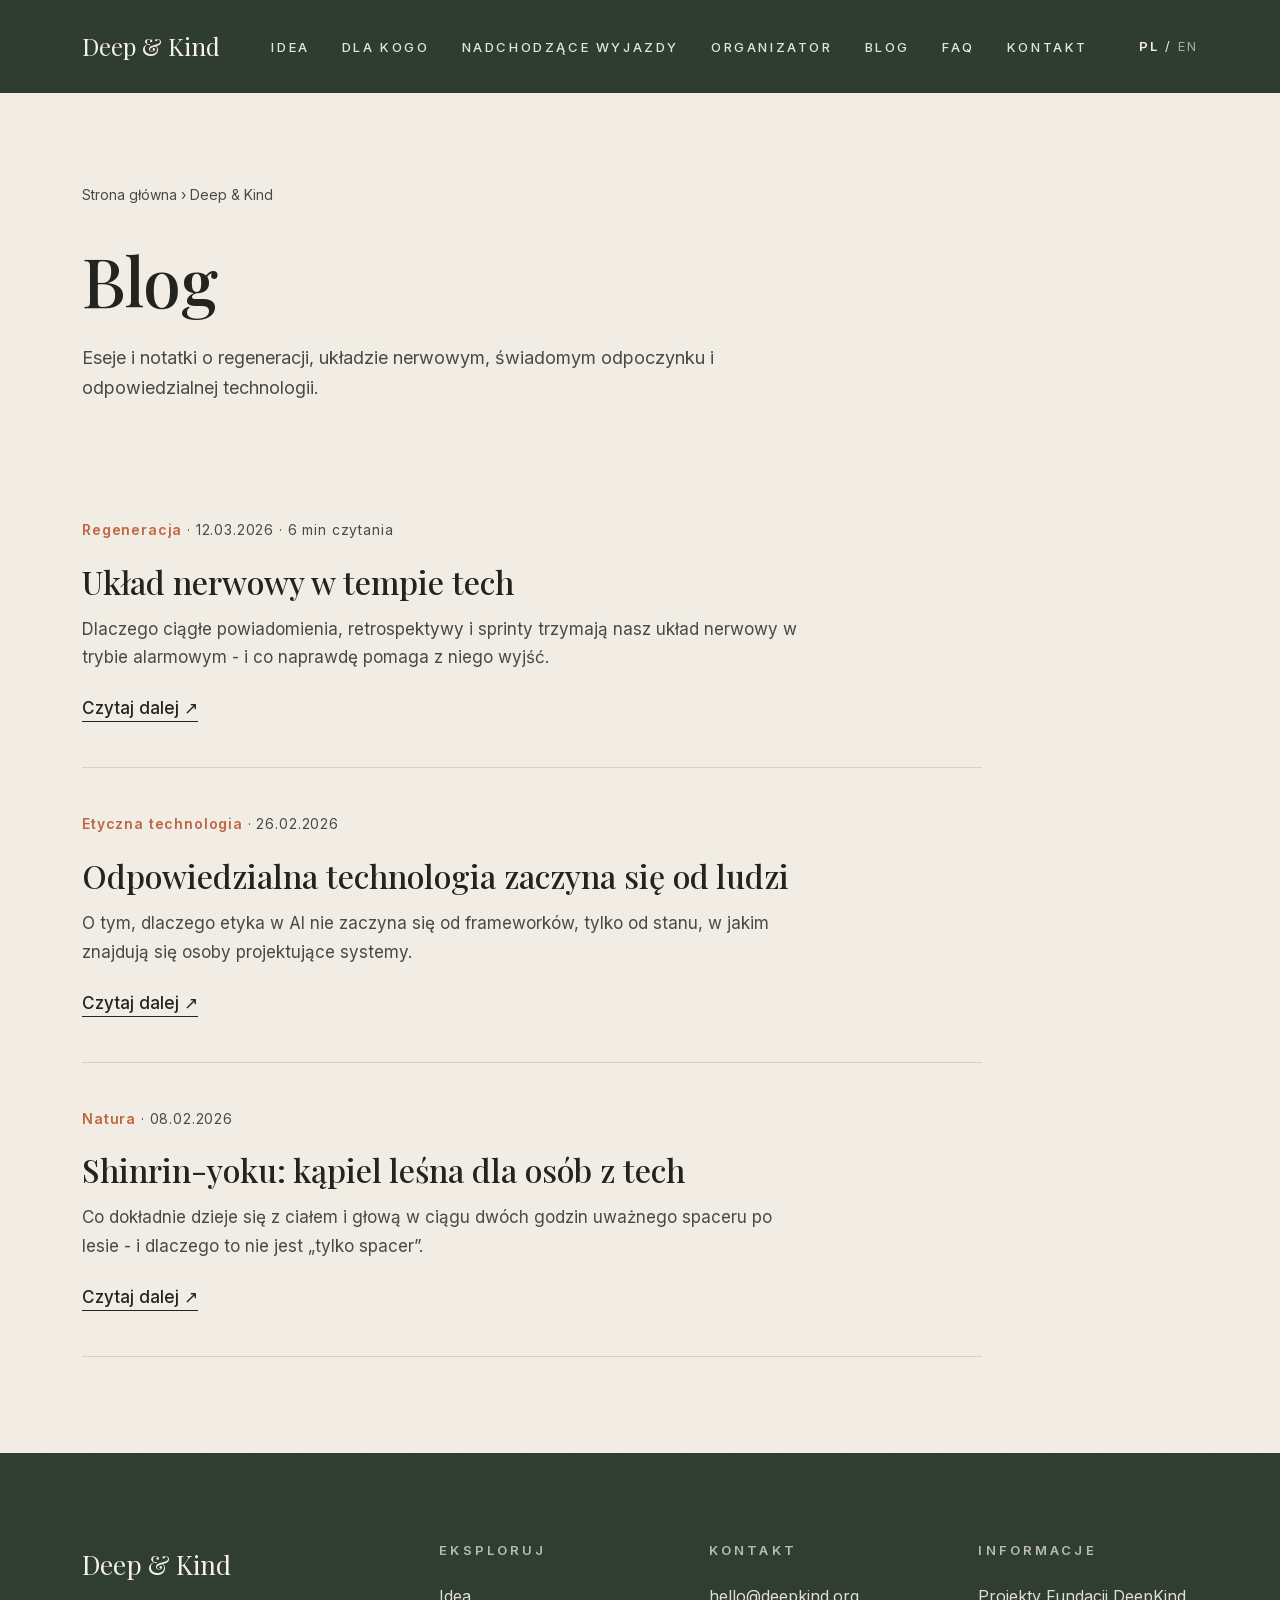
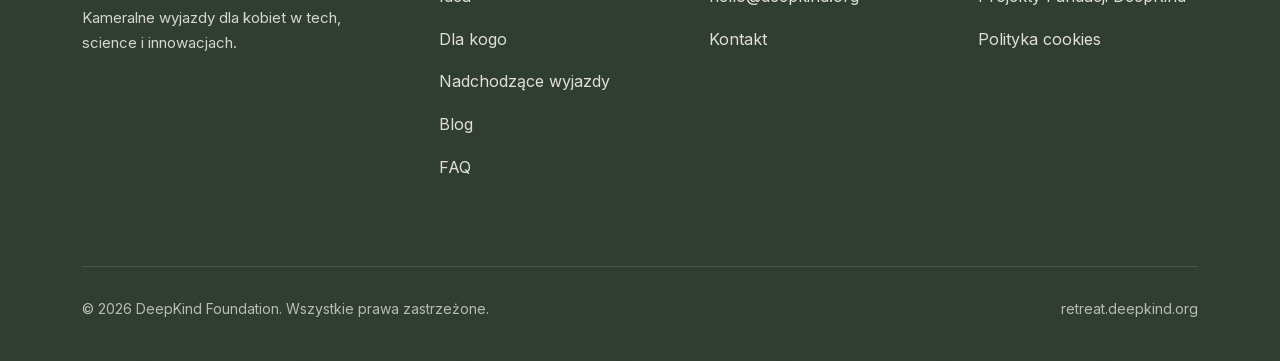
<file: pl/blog/index.html>
<!DOCTYPE html>
<html lang="pl">
<head>
  <meta charset="UTF-8">
  <meta name="viewport" content="width=device-width, initial-scale=1.0">
  <title>Blog — Deep &amp; Kind Retreats | Regeneracja, natura i odpowiedzialna technologia</title>
  <meta name="description" content="Eseje i notatki o regeneracji, układzie nerwowym, świadomym odpoczynku i odpowiedzialnej technologii. Blog Deep & Kind Retreats.">
  <link rel="canonical" href="https://retreat.deepkind.org/pl/blog">
  <link rel="alternate" hreflang="pl" href="https://retreat.deepkind.org/pl/blog">
  <link rel="alternate" hreflang="en" href="https://retreat.deepkind.org/en/blog">
  <link rel="alternate" hreflang="x-default" href="https://retreat.deepkind.org/pl/blog">
  <meta property="og:type" content="website">
  <meta property="og:locale" content="pl_PL">
  <meta property="og:site_name" content="Deep &amp; Kind Retreats">
  <meta property="og:title" content="Blog — Deep &amp; Kind Retreats">
  <meta property="og:description" content="Eseje i notatki o regeneracji, układzie nerwowym, świadomym odpoczynku i odpowiedzialnej technologii.">
  <meta property="og:url" content="https://retreat.deepkind.org/pl/blog">
  <meta property="og:image" content="https://retreat.deepkind.org/images/og-cover.jpg">
  <meta name="theme-color" content="#2E3D2F">
  <link rel="icon" href="/images/favicon.png" type="image/png">
  <link rel="preload" href="/assets/fonts/playfair-display-latin-500.woff2" as="font" type="font/woff2" crossorigin>
  <link rel="preload" href="/assets/fonts/inter-latin-400.woff2" as="font" type="font/woff2" crossorigin>
  <link rel="stylesheet" href="/assets/style.css">
  <script type="application/ld+json">
  {
    "@context": "https://schema.org",
    "@type": "Blog",
    "name": "Blog Deep & Kind",
    "url": "https://retreat.deepkind.org/pl/blog",
    "inLanguage": "pl-PL",
    "publisher": { "@type": "Organization", "name": "Fundacja DeepKind", "url": "https://deepkind.org" }
  }
  </script>
</head>
<body>

  <header class="naglowek naglowek-staly">
    <div class="kontener">
      <a href="/pl" class="logo">Deep &amp; Kind</a>
      <button class="menu-przycisk" aria-label="Otwórz menu" aria-expanded="false" onclick="przelaczMenu(this)">&#9776;</button>
      <nav aria-label="Nawigacja główna">
        <ul class="menu" id="menu">
          <li><a href="/pl#idea">Idea</a></li>
          <li><a href="/pl#dla-kogo">Dla kogo</a></li>
          <li><a href="/pl/retreats">Nadchodzące wyjazdy</a></li>
          <li><a href="/pl#organizator">Organizator</a></li>
          <li><a href="/pl/blog">Blog</a></li>
          <li><a href="/pl#faq">FAQ</a></li>
          <li><a href="/pl/contact">Kontakt</a></li>
        </ul>
      </nav>
      <div class="jezyki">
        <a href="/pl/blog" class="aktywny" aria-current="page">PL</a> / <a href="/en/blog">EN</a>
      </div>
    </div>
  </header>

  <div class="podstrona-naglowek">
    <div class="kontener">
      <p class="okruszki"><a href="/pl">Strona główna</a> &rsaquo; Deep &amp; Kind</p>
      <h1>Blog</h1>
      <p class="wstep">Eseje i notatki o regeneracji, układzie nerwowym, świadomym odpoczynku i odpowiedzialnej technologii.</p>
    </div>
  </div>

  <section style="padding-top: 0;">
    <div class="kontener">
      <div class="wpisy">

        <article class="wpis">
          <p class="wpis-meta"><span class="kategoria">Regeneracja</span> &middot; 12.03.2026 &middot; 6 min czytania</p>
          <h2><a href="/pl/blog/uklad-nerwowy-w-tech">Układ nerwowy w tempie tech</a></h2>
          <p>Dlaczego ciągłe powiadomienia, retrospektywy i sprinty trzymają nasz układ nerwowy w trybie alarmowym - i co naprawdę pomaga z niego wyjść.</p>
          <a href="/pl/blog/uklad-nerwowy-w-tech" class="karta-link">Czytaj dalej</a>
        </article>

        <article class="wpis">
          <p class="wpis-meta"><span class="kategoria">Etyczna technologia</span> &middot; 26.02.2026</p>
          <h2><a href="/pl/blog/odpowiedzialna-technologia">Odpowiedzialna technologia zaczyna się od ludzi</a></h2>
          <p>O tym, dlaczego etyka w AI nie zaczyna się od frameworków, tylko od stanu, w jakim znajdują się osoby projektujące systemy.</p>
          <a href="/pl/blog/odpowiedzialna-technologia" class="karta-link">Czytaj dalej</a>
        </article>

        <article class="wpis">
          <p class="wpis-meta"><span class="kategoria">Natura</span> &middot; 08.02.2026</p>
          <h2><a href="/pl/blog/shinrin-yoku-dla-tech">Shinrin-yoku: kąpiel leśna dla osób z tech</a></h2>
          <p>Co dokładnie dzieje się z ciałem i głową w ciągu dwóch godzin uważnego spaceru po lesie - i dlaczego to nie jest &bdquo;tylko spacer&rdquo;.</p>
          <a href="/pl/blog/shinrin-yoku-dla-tech" class="karta-link">Czytaj dalej</a>
        </article>

      </div>
    </div>
  </section>

  <footer class="stopka">
    <div class="kontener">
      <div class="stopka-siatka">
        <div>
          <a href="/pl" class="logo">Deep &amp; Kind</a>
          <p>Kameralne wyjazdy dla kobiet w tech, science i innowacjach.</p>
        </div>
        <div>
          <h3>Eksploruj</h3>
          <ul>
            <li><a href="/pl#idea">Idea</a></li>
            <li><a href="/pl#dla-kogo">Dla kogo</a></li>
            <li><a href="/pl/retreats">Nadchodzące wyjazdy</a></li>
            <li><a href="/pl/blog">Blog</a></li>
            <li><a href="/pl#faq">FAQ</a></li>
          </ul>
        </div>
        <div>
          <h3>Kontakt</h3>
          <ul>
            <li><a href="mailto:hello@deepkind.org">hello@deepkind.org</a></li>
            <li><a href="/pl/contact">Kontakt</a></li>
          </ul>
        </div>
        <div>
          <h3>Informacje</h3>
          <ul>
            <li><a href="https://deepkind.org/" target="_blank" rel="noopener">Projekty Fundacji DeepKind</a></li>
            <li><a href="https://deepkind.org/polityka-cookies" target="_blank" rel="noopener">Polityka cookies</a></li>
          </ul>
        </div>
      </div>
      <div class="stopka-dol">
        <span>&copy; 2026 DeepKind Foundation. Wszystkie prawa zastrzeżone.</span>
        <span>retreat.deepkind.org</span>
      </div>
    </div>
  </footer>

  <script src="/assets/skrypty.js"></script>
</body>
</html>
</file>
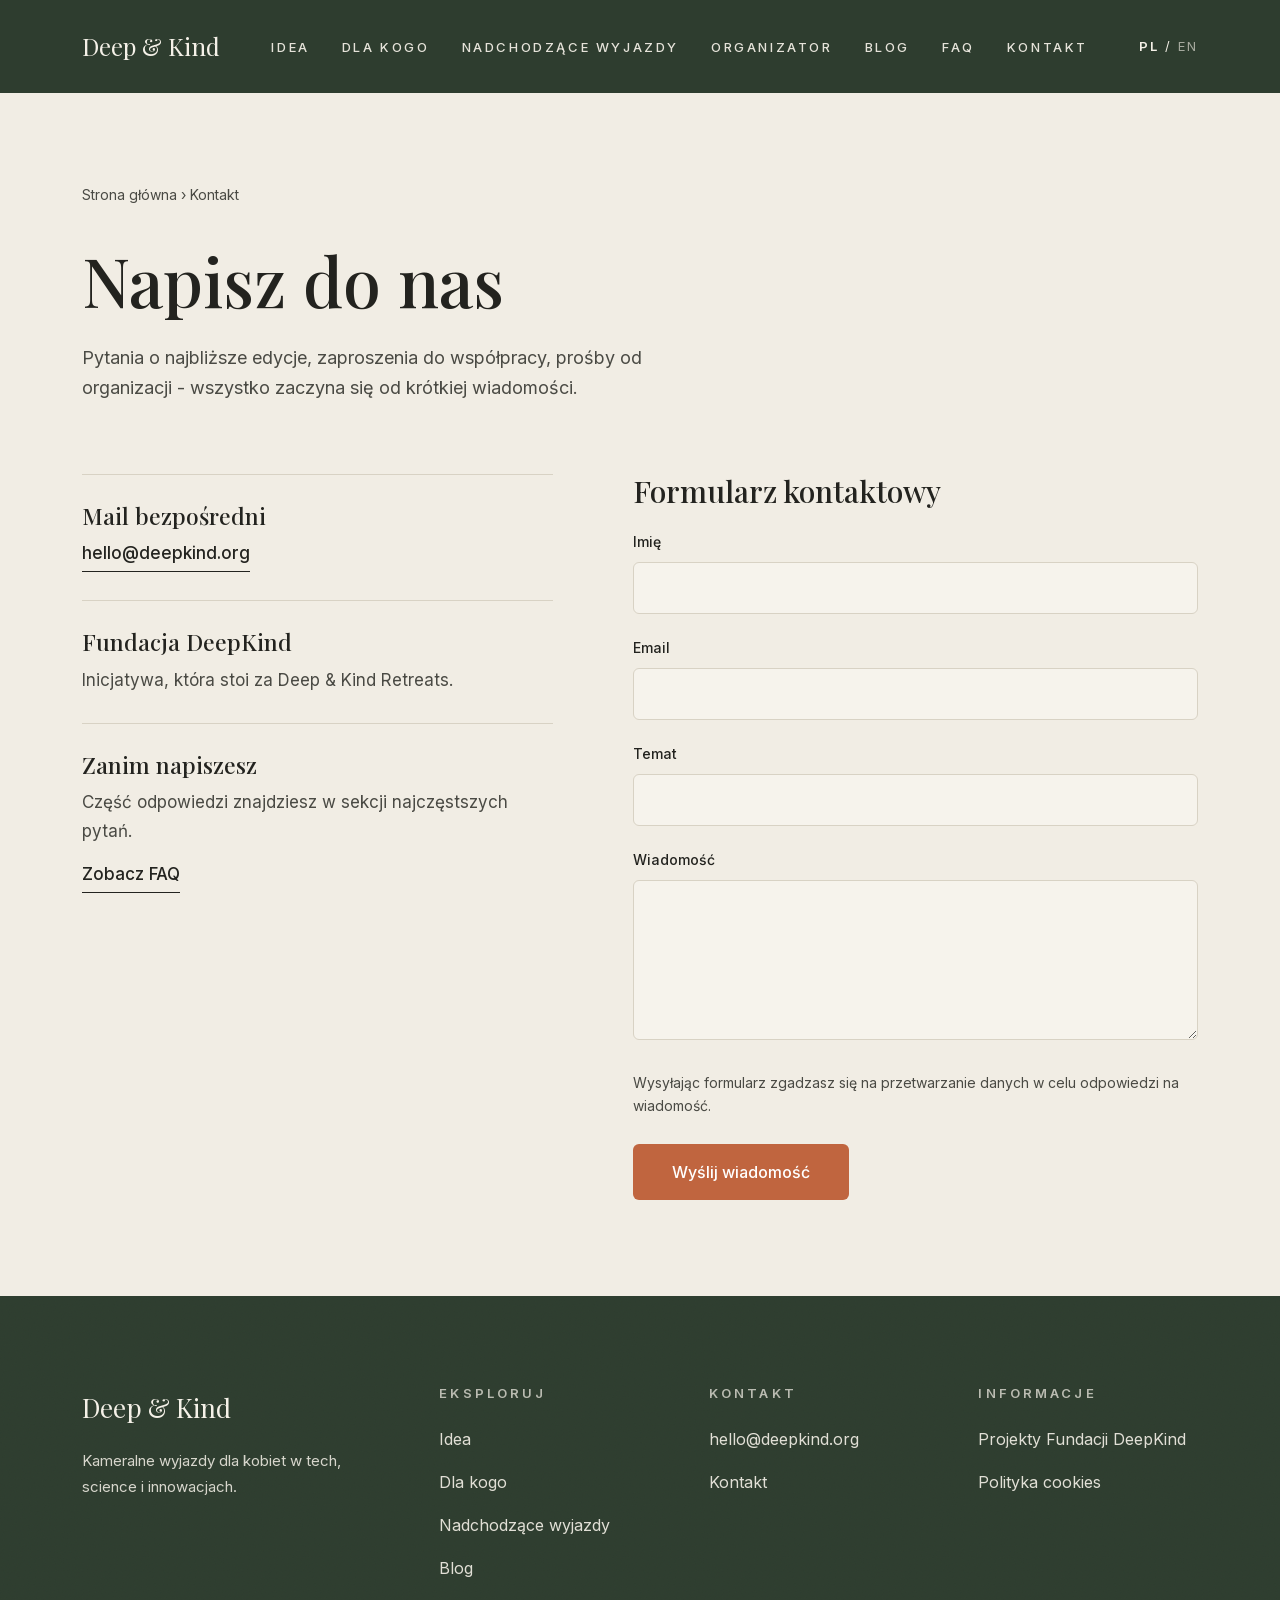
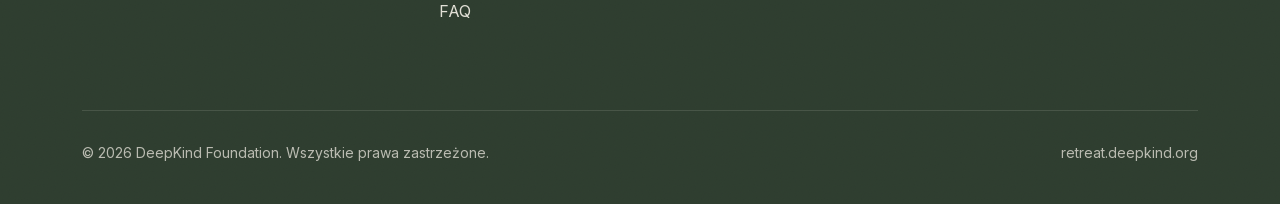
<file: pl/contact/index.html>
<!DOCTYPE html>
<html lang="pl">
<head>
  <meta charset="UTF-8">
  <meta name="viewport" content="width=device-width, initial-scale=1.0">
  <title>Kontakt — Deep &amp; Kind Retreats | Napisz do nas</title>
  <meta name="description" content="Skontaktuj się z Deep & Kind Retreats: pytania o najbliższe edycje, zaproszenia do współpracy, prośby od organizacji. hello@deepkind.org.">
  <link rel="canonical" href="https://retreat.deepkind.org/pl/contact">
  <link rel="alternate" hreflang="pl" href="https://retreat.deepkind.org/pl/contact">
  <link rel="alternate" hreflang="en" href="https://retreat.deepkind.org/en/contact">
  <link rel="alternate" hreflang="x-default" href="https://retreat.deepkind.org/pl/contact">
  <meta property="og:type" content="website">
  <meta property="og:locale" content="pl_PL">
  <meta property="og:site_name" content="Deep &amp; Kind Retreats">
  <meta property="og:title" content="Kontakt — Deep &amp; Kind Retreats">
  <meta property="og:description" content="Pytania o najbliższe edycje, zaproszenia do współpracy, prośby od organizacji - wszystko zaczyna się od krótkiej wiadomości.">
  <meta property="og:url" content="https://retreat.deepkind.org/pl/contact">
  <meta property="og:image" content="https://retreat.deepkind.org/images/og-cover.jpg">
  <meta name="theme-color" content="#2E3D2F">
  <link rel="icon" href="/images/favicon.png" type="image/png">
  <link rel="preload" href="/assets/fonts/playfair-display-latin-500.woff2" as="font" type="font/woff2" crossorigin>
  <link rel="preload" href="/assets/fonts/inter-latin-400.woff2" as="font" type="font/woff2" crossorigin>
  <link rel="stylesheet" href="/assets/style.css">
  <script type="application/ld+json">
  {
    "@context": "https://schema.org",
    "@type": "ContactPage",
    "name": "Kontakt — Deep & Kind Retreats",
    "url": "https://retreat.deepkind.org/pl/contact",
    "inLanguage": "pl-PL",
    "about": { "@type": "Organization", "name": "Fundacja DeepKind", "email": "hello@deepkind.org", "url": "https://deepkind.org" }
  }
  </script>
</head>
<body>

  <header class="naglowek naglowek-staly">
    <div class="kontener">
      <a href="/pl" class="logo">Deep &amp; Kind</a>
      <button class="menu-przycisk" aria-label="Otwórz menu" aria-expanded="false" onclick="przelaczMenu(this)">&#9776;</button>
      <nav aria-label="Nawigacja główna">
        <ul class="menu" id="menu">
          <li><a href="/pl#idea">Idea</a></li>
          <li><a href="/pl#dla-kogo">Dla kogo</a></li>
          <li><a href="/pl/retreats">Nadchodzące wyjazdy</a></li>
          <li><a href="/pl#organizator">Organizator</a></li>
          <li><a href="/pl/blog">Blog</a></li>
          <li><a href="/pl#faq">FAQ</a></li>
          <li><a href="/pl/contact">Kontakt</a></li>
        </ul>
      </nav>
      <div class="jezyki">
        <a href="/pl/contact" class="aktywny" aria-current="page">PL</a> / <a href="/en/contact">EN</a>
      </div>
    </div>
  </header>

  <div class="podstrona-naglowek">
    <div class="kontener">
      <p class="okruszki"><a href="/pl">Strona główna</a> &rsaquo; Kontakt</p>
      <h1>Napisz do nas</h1>
      <p class="wstep">Pytania o najbliższe edycje, zaproszenia do współpracy, prośby od organizacji - wszystko zaczyna się od krótkiej wiadomości.</p>
    </div>
  </div>

  <section style="padding-top: 0;">
    <div class="kontener">
      <div class="kontakt-siatka">
        <div>
          <div class="kontakt-blok">
            <h3>Mail bezpośredni</h3>
            <p><a href="mailto:hello@deepkind.org" class="link-podkreslony">hello@deepkind.org</a></p>
          </div>
          <div class="kontakt-blok">
            <h3>Fundacja DeepKind</h3>
            <p>Inicjatywa, która stoi za Deep &amp; Kind Retreats.</p>
          </div>
          <div class="kontakt-blok">
            <h3>Zanim napiszesz</h3>
            <p>Część odpowiedzi znajdziesz w sekcji najczęstszych pytań.</p>
            <p style="margin-top: 14px;"><a href="/pl#faq" class="link-podkreslony">Zobacz FAQ</a></p>
          </div>
        </div>

        <!-- ============================================================
             FORMULARZ KONTAKTOWY
             Wysyłka przez Formsubmit.co -> e-mail na hello@deepkind.org.
             Statyczny POST bez JS. Po pierwszym zgłoszeniu Formsubmit wyśle
             na hello@ mail aktywacyjny - trzeba raz kliknąć link aktywacyjny.
             ============================================================ -->
        <div>
          <h2 style="font-size: 30px; margin-bottom: 10px;">Formularz kontaktowy</h2>
          <form class="formularz-kontakt" action="https://formsubmit.co/hello@deepkind.org" method="POST">
            <label for="imie">Imię</label>
            <input type="text" id="imie" name="imie" required>
            <label for="email">Email</label>
            <input type="email" id="email" name="email" required>
            <label for="temat">Temat</label>
            <input type="text" id="temat" name="temat" required>
            <label for="wiadomosc">Wiadomość</label>
            <textarea id="wiadomosc" name="wiadomosc" required></textarea>
            <input type="text" name="_honey" class="pole-pulapka" tabindex="-1" autocomplete="off" aria-hidden="true">
            <input type="hidden" name="_subject" value="Nowa wiadomość z formularza kontaktowego — Deep &amp; Kind Retreats">
            <input type="hidden" name="_template" value="table">
            <input type="hidden" name="_captcha" value="false">
            <input type="hidden" name="_next" value="https://retreat.deepkind.org/pl/contact/dziekujemy/">
            <p class="zgoda">Wysyłając formularz zgadzasz się na przetwarzanie danych w celu odpowiedzi na wiadomość.</p>
            <button type="submit" class="przycisk przycisk-pelny">Wyślij wiadomość</button>
          </form>
        </div>
      </div>
    </div>
  </section>

  <footer class="stopka">
    <div class="kontener">
      <div class="stopka-siatka">
        <div>
          <a href="/pl" class="logo">Deep &amp; Kind</a>
          <p>Kameralne wyjazdy dla kobiet w tech, science i innowacjach.</p>
        </div>
        <div>
          <h3>Eksploruj</h3>
          <ul>
            <li><a href="/pl#idea">Idea</a></li>
            <li><a href="/pl#dla-kogo">Dla kogo</a></li>
            <li><a href="/pl/retreats">Nadchodzące wyjazdy</a></li>
            <li><a href="/pl/blog">Blog</a></li>
            <li><a href="/pl#faq">FAQ</a></li>
          </ul>
        </div>
        <div>
          <h3>Kontakt</h3>
          <ul>
            <li><a href="mailto:hello@deepkind.org">hello@deepkind.org</a></li>
            <li><a href="/pl/contact">Kontakt</a></li>
          </ul>
        </div>
        <div>
          <h3>Informacje</h3>
          <ul>
            <li><a href="https://deepkind.org/" target="_blank" rel="noopener">Projekty Fundacji DeepKind</a></li>
            <li><a href="https://deepkind.org/polityka-cookies" target="_blank" rel="noopener">Polityka cookies</a></li>
          </ul>
        </div>
      </div>
      <div class="stopka-dol">
        <span>&copy; 2026 DeepKind Foundation. Wszystkie prawa zastrzeżone.</span>
        <span>retreat.deepkind.org</span>
      </div>
    </div>
  </footer>

  <script src="/assets/skrypty.js"></script>
</body>
</html>
</file>
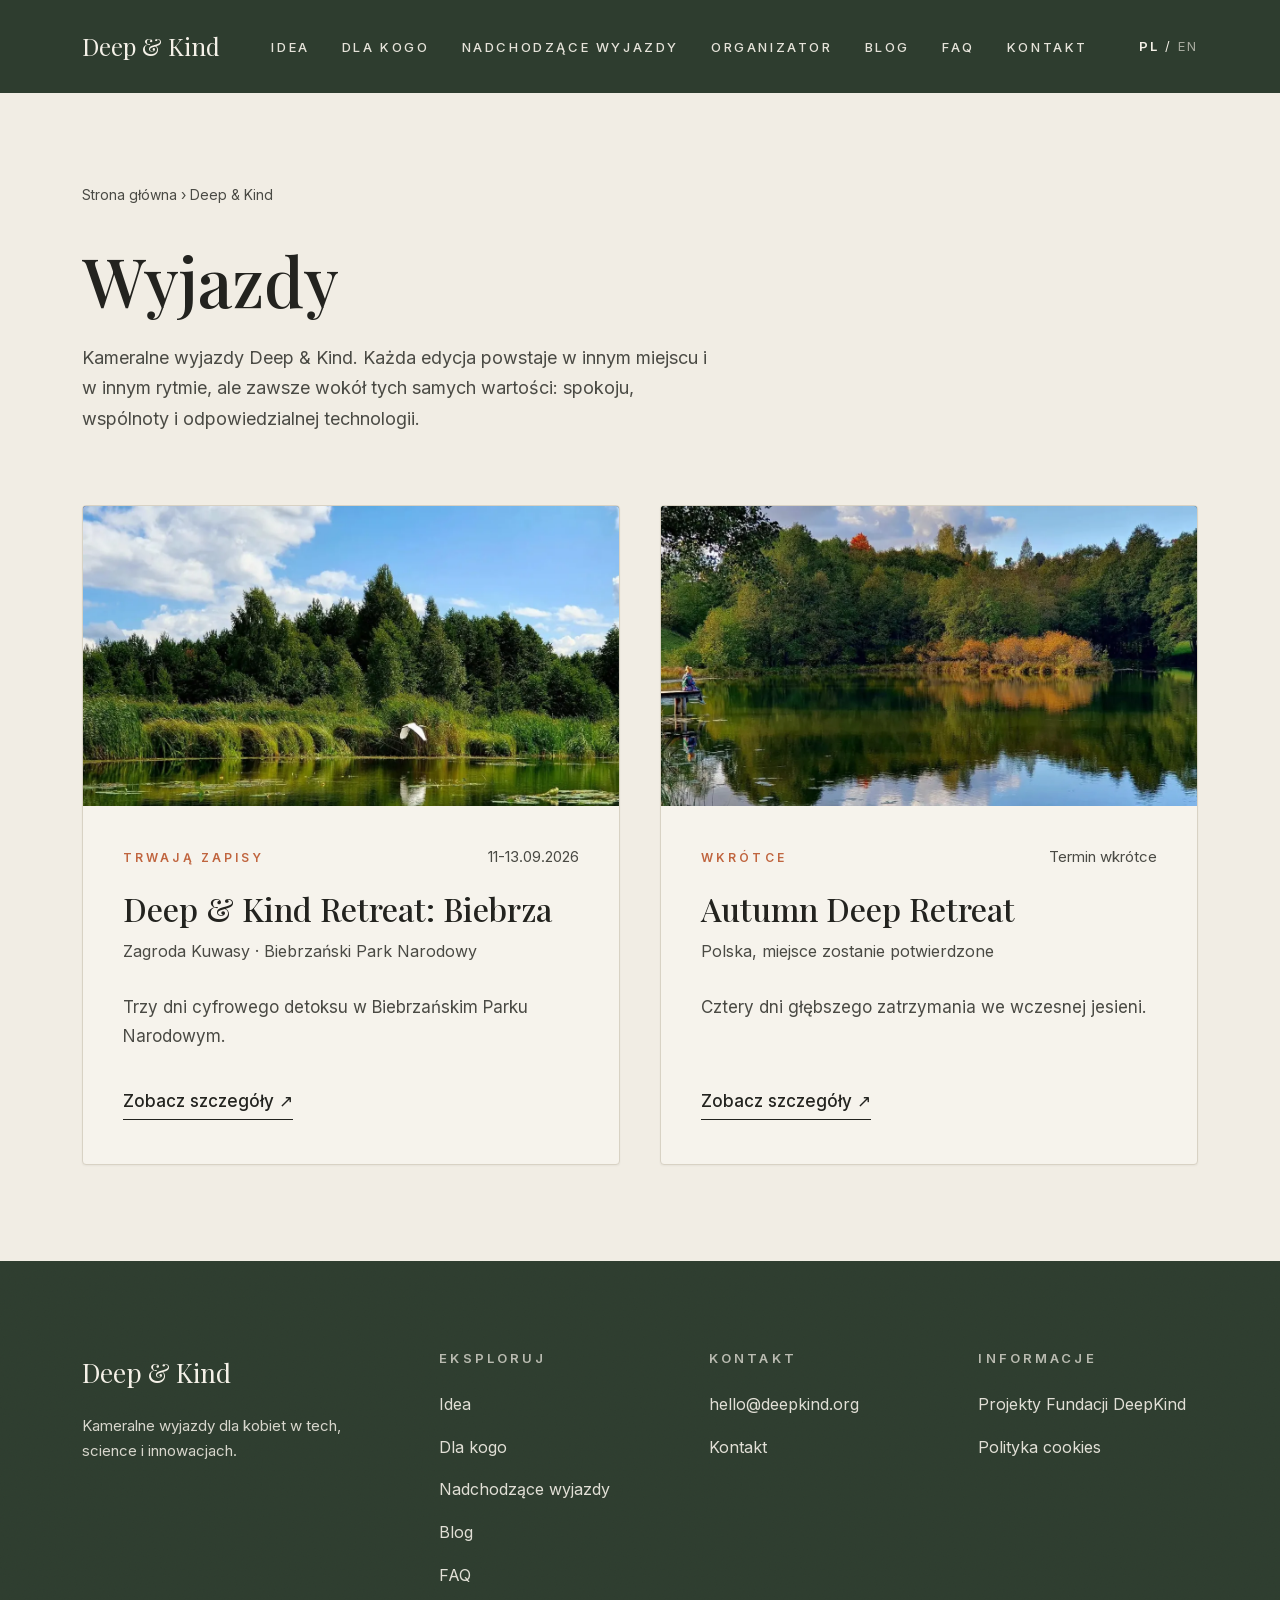
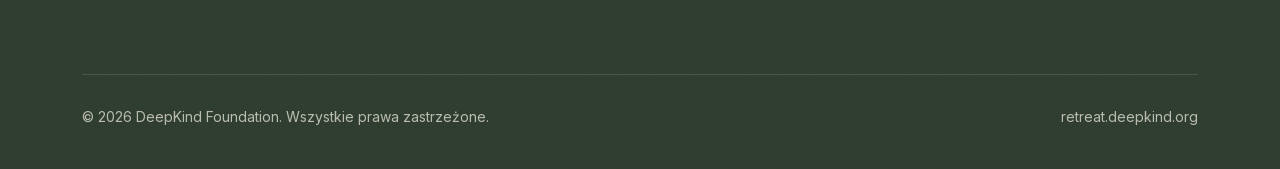
<file: pl/retreats/index.html>
<!DOCTYPE html>
<html lang="pl">
<head>
  <meta charset="UTF-8">
  <meta name="viewport" content="width=device-width, initial-scale=1.0">
  <title>Wyjazdy — Deep &amp; Kind Retreats | Kameralne retreaty dla kobiet w tech</title>
  <meta name="description" content="Nadchodzące edycje Deep & Kind Retreats: kameralne wyjazdy dla kobiet w tech i science. Biebrza (11-13 września 2026) i Autumn Deep Retreat. Spokój, wspólnota i odpowiedzialna technologia.">
  <link rel="canonical" href="https://retreat.deepkind.org/pl/retreats">
  <link rel="alternate" hreflang="pl" href="https://retreat.deepkind.org/pl/retreats">
  <link rel="alternate" hreflang="en" href="https://retreat.deepkind.org/en/retreats">
  <link rel="alternate" hreflang="x-default" href="https://retreat.deepkind.org/pl/retreats">
  <meta property="og:type" content="website">
  <meta property="og:locale" content="pl_PL">
  <meta property="og:site_name" content="Deep &amp; Kind Retreats">
  <meta property="og:title" content="Wyjazdy — Deep &amp; Kind Retreats">
  <meta property="og:description" content="Kameralne wyjazdy Deep & Kind. Każda edycja powstaje w innym miejscu i w innym rytmie, ale zawsze wokół tych samych wartości.">
  <meta property="og:url" content="https://retreat.deepkind.org/pl/retreats">
  <meta property="og:image" content="https://retreat.deepkind.org/images/og-cover.jpg">
  <meta name="theme-color" content="#2E3D2F">
  <link rel="icon" href="/images/favicon.png" type="image/png">
  <link rel="preload" href="/assets/fonts/playfair-display-latin-500.woff2" as="font" type="font/woff2" crossorigin>
  <link rel="preload" href="/assets/fonts/inter-latin-400.woff2" as="font" type="font/woff2" crossorigin>
  <link rel="stylesheet" href="/assets/style.css">
  <script type="application/ld+json">
  {
    "@context": "https://schema.org",
    "@type": "BreadcrumbList",
    "itemListElement": [
      { "@type": "ListItem", "position": 1, "name": "Strona główna", "item": "https://retreat.deepkind.org/pl" },
      { "@type": "ListItem", "position": 2, "name": "Wyjazdy", "item": "https://retreat.deepkind.org/pl/retreats" }
    ]
  }
  </script>
</head>
<body>

  <header class="naglowek naglowek-staly">
    <div class="kontener">
      <a href="/pl" class="logo">Deep &amp; Kind</a>
      <button class="menu-przycisk" aria-label="Otwórz menu" aria-expanded="false" onclick="przelaczMenu(this)">&#9776;</button>
      <nav aria-label="Nawigacja główna">
        <ul class="menu" id="menu">
          <li><a href="/pl#idea">Idea</a></li>
          <li><a href="/pl#dla-kogo">Dla kogo</a></li>
          <li><a href="/pl/retreats">Nadchodzące wyjazdy</a></li>
          <li><a href="/pl#organizator">Organizator</a></li>
          <li><a href="/pl/blog">Blog</a></li>
          <li><a href="/pl#faq">FAQ</a></li>
          <li><a href="/pl/contact">Kontakt</a></li>
        </ul>
      </nav>
      <div class="jezyki">
        <a href="/pl/retreats" class="aktywny" aria-current="page">PL</a> / <a href="/en/retreats">EN</a>
      </div>
    </div>
  </header>

  <div class="podstrona-naglowek">
    <div class="kontener">
      <p class="okruszki"><a href="/pl">Strona główna</a> &rsaquo; Deep &amp; Kind</p>
      <h1>Wyjazdy</h1>
      <p class="wstep">Kameralne wyjazdy Deep &amp; Kind. Każda edycja powstaje w innym miejscu i w innym rytmie, ale zawsze wokół tych samych wartości: spokoju, wspólnoty i odpowiedzialnej technologii.</p>
    </div>
  </div>

  <section style="padding-top: 0;">
    <div class="kontener">
      <div class="karty">
        <article class="karta">
          <div class="karta-foto biebrza" role="img" aria-label="Biała czapla w locie nad trzcinami i taflą wody biebrzańskiego rozlewiska, w tle las i błękitne niebo"></div>
          <div class="karta-tresc">
            <div class="karta-naglowek">
              <span class="karta-typ">Trwają zapisy</span>
              <span class="karta-termin">11-13.09.2026</span>
            </div>
            <h3><a href="/pl/retreats/biebrza-edition">Deep &amp; Kind Retreat: Biebrza</a></h3>
            <p class="karta-miejsce">Zagroda Kuwasy &middot; Biebrzański Park Narodowy</p>
            <p style="margin-bottom: 36px;">Trzy dni cyfrowego detoksu w Biebrzańskim Parku Narodowym.</p>
            <a href="/pl/retreats/biebrza-edition" class="karta-link">Zobacz szczegóły</a>
          </div>
        </article>

        <article class="karta">
          <div class="karta-foto jesien" role="img" aria-label="Jesienne drzewa w złotych barwach odbijające się w spokojnym leśnym jeziorze, osoba siedząca na pomoście"></div>
          <div class="karta-tresc">
            <div class="karta-naglowek">
              <span class="karta-typ">Wkrótce</span>
              <span class="karta-termin">Termin wkrótce</span>
            </div>
            <h3><a href="/pl/retreats/autumn-deep-retreat">Autumn Deep Retreat</a></h3>
            <p class="karta-miejsce">Polska, miejsce zostanie potwierdzone</p>
            <p style="margin-bottom: 36px;">Cztery dni głębszego zatrzymania we wczesnej jesieni.</p>
            <a href="/pl/retreats/autumn-deep-retreat" class="karta-link">Zobacz szczegóły</a>
          </div>
        </article>
      </div>
    </div>
  </section>

  <footer class="stopka">
    <div class="kontener">
      <div class="stopka-siatka">
        <div>
          <a href="/pl" class="logo">Deep &amp; Kind</a>
          <p>Kameralne wyjazdy dla kobiet w tech, science i innowacjach.</p>
        </div>
        <div>
          <h3>Eksploruj</h3>
          <ul>
            <li><a href="/pl#idea">Idea</a></li>
            <li><a href="/pl#dla-kogo">Dla kogo</a></li>
            <li><a href="/pl/retreats">Nadchodzące wyjazdy</a></li>
            <li><a href="/pl/blog">Blog</a></li>
            <li><a href="/pl#faq">FAQ</a></li>
          </ul>
        </div>
        <div>
          <h3>Kontakt</h3>
          <ul>
            <li><a href="mailto:hello@deepkind.org">hello@deepkind.org</a></li>
            <li><a href="/pl/contact">Kontakt</a></li>
          </ul>
        </div>
        <div>
          <h3>Informacje</h3>
          <ul>
            <li><a href="https://deepkind.org/" target="_blank" rel="noopener">Projekty Fundacji DeepKind</a></li>
            <li><a href="https://deepkind.org/polityka-cookies" target="_blank" rel="noopener">Polityka cookies</a></li>
          </ul>
        </div>
      </div>
      <div class="stopka-dol">
        <span>&copy; 2026 DeepKind Foundation. Wszystkie prawa zastrzeżone.</span>
        <span>retreat.deepkind.org</span>
      </div>
    </div>
  </footer>

  <script src="/assets/skrypty.js"></script>
</body>
</html>
</file>
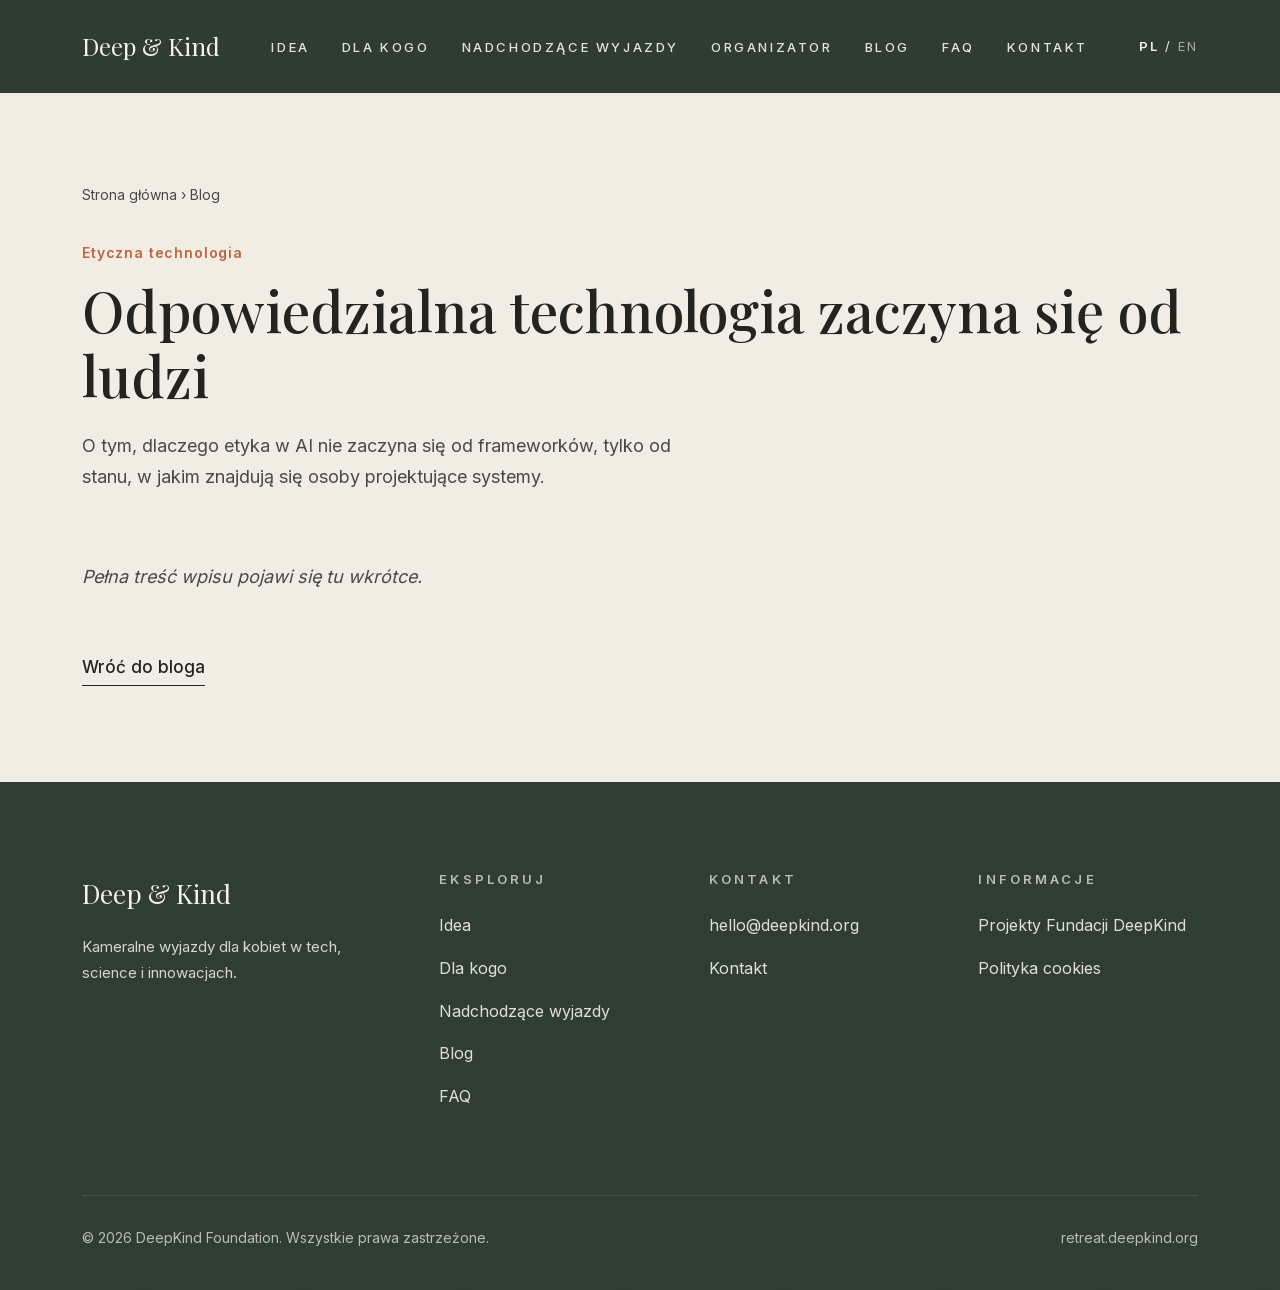
<file: pl/blog/odpowiedzialna-technologia/index.html>
<!DOCTYPE html>
<html lang="pl">
<head>
  <meta charset="UTF-8">
  <meta name="viewport" content="width=device-width, initial-scale=1.0">
  <title>Odpowiedzialna technologia zaczyna się od ludzi | Blog Deep &amp; Kind</title>
  <meta name="description" content="O tym, dlaczego etyka w AI nie zaczyna się od frameworków, tylko od stanu, w jakim znajdują się osoby projektujące systemy.">
  <link rel="canonical" href="https://retreat.deepkind.org/pl/blog/odpowiedzialna-technologia">
  <meta property="og:type" content="article">
  <meta property="og:locale" content="pl_PL">
  <meta property="og:site_name" content="Deep &amp; Kind Retreats">
  <meta property="og:title" content="Odpowiedzialna technologia zaczyna się od ludzi">
  <meta property="og:description" content="O tym, dlaczego etyka w AI nie zaczyna się od frameworków, tylko od stanu, w jakim znajdują się osoby projektujące systemy.">
  <meta property="og:url" content="https://retreat.deepkind.org/pl/blog/odpowiedzialna-technologia">
  <meta property="og:image" content="https://retreat.deepkind.org/images/og-cover.jpg">
  <meta name="theme-color" content="#2E3D2F">
  <link rel="icon" href="/images/favicon.png" type="image/png">
  <link rel="preload" href="/assets/fonts/playfair-display-latin-500.woff2" as="font" type="font/woff2" crossorigin>
  <link rel="preload" href="/assets/fonts/inter-latin-400.woff2" as="font" type="font/woff2" crossorigin>
  <link rel="stylesheet" href="/assets/style.css">
  <script type="application/ld+json">
  {
    "@context": "https://schema.org",
    "@type": "BlogPosting",
    "headline": "Odpowiedzialna technologia zaczyna się od ludzi",
    "description": "O tym, dlaczego etyka w AI nie zaczyna się od frameworków, tylko od stanu, w jakim znajdują się osoby projektujące systemy.",
    "datePublished": "2026-02-26",
    "inLanguage": "pl-PL",
    "author": { "@type": "Organization", "name": "Fundacja DeepKind" },
    "publisher": { "@type": "Organization", "name": "Fundacja DeepKind", "url": "https://deepkind.org" },
    "mainEntityOfPage": "https://retreat.deepkind.org/pl/blog/odpowiedzialna-technologia"
  }
  </script>
</head>
<body>
  <header class="naglowek naglowek-staly">
    <div class="kontener">
      <a href="/pl" class="logo">Deep &amp; Kind</a>
      <button class="menu-przycisk" aria-label="Otwórz menu" aria-expanded="false" onclick="przelaczMenu(this)">&#9776;</button>
      <nav aria-label="Nawigacja główna">
        <ul class="menu" id="menu">
          <li><a href="/pl#idea">Idea</a></li>
          <li><a href="/pl#dla-kogo">Dla kogo</a></li>
          <li><a href="/pl/retreats">Nadchodzące wyjazdy</a></li>
          <li><a href="/pl#organizator">Organizator</a></li>
          <li><a href="/pl/blog">Blog</a></li>
          <li><a href="/pl#faq">FAQ</a></li>
          <li><a href="/pl/contact">Kontakt</a></li>
        </ul>
      </nav>
      <div class="jezyki"><a href="/pl/blog/odpowiedzialna-technologia" class="aktywny" aria-current="page">PL</a> / <a href="/en/blog">EN</a></div>
    </div>
  </header>

  <div class="podstrona-naglowek">
    <div class="kontener">
      <p class="okruszki"><a href="/pl">Strona główna</a> &rsaquo; <a href="/pl/blog">Blog</a></p>
      <p class="wpis-meta"><span class="kategoria">Etyczna technologia</span></p>
      <h1 style="font-size: clamp(36px, 5vw, 56px);">Odpowiedzialna technologia zaczyna się od ludzi</h1>
      <p class="wstep">O tym, dlaczego etyka w AI nie zaczyna się od frameworków, tylko od stanu, w jakim znajdują się osoby projektujące systemy.</p>
    </div>
  </div>

  <section style="padding-top: 0;">
    <div class="kontener">
      <div class="tekst-sredni">
        <!-- ============================================================
             TREŚĆ WPISU
             Wklej tutaj pełną treść artykułu ze starej strony
             (akapity w znacznikach <p>...</p>).
             ============================================================ -->
        <p><em>Pełna treść wpisu pojawi się tu wkrótce.</em></p>
      </div>
      <a href="/pl/blog" class="link-podkreslony" style="margin-top: 60px;">Wróć do bloga</a>
    </div>
  </section>

  <footer class="stopka">
    <div class="kontener">
      <div class="stopka-siatka">
        <div>
          <a href="/pl" class="logo">Deep &amp; Kind</a>
          <p>Kameralne wyjazdy dla kobiet w tech, science i innowacjach.</p>
        </div>
        <div>
          <h3>Eksploruj</h3>
          <ul>
            <li><a href="/pl#idea">Idea</a></li>
            <li><a href="/pl#dla-kogo">Dla kogo</a></li>
            <li><a href="/pl/retreats">Nadchodzące wyjazdy</a></li>
            <li><a href="/pl/blog">Blog</a></li>
            <li><a href="/pl#faq">FAQ</a></li>
          </ul>
        </div>
        <div>
          <h3>Kontakt</h3>
          <ul>
            <li><a href="mailto:hello@deepkind.org">hello@deepkind.org</a></li>
            <li><a href="/pl/contact">Kontakt</a></li>
          </ul>
        </div>
        <div>
          <h3>Informacje</h3>
          <ul>
            <li><a href="https://deepkind.org/" target="_blank" rel="noopener">Projekty Fundacji DeepKind</a></li>
            <li><a href="https://deepkind.org/polityka-cookies" target="_blank" rel="noopener">Polityka cookies</a></li>
          </ul>
        </div>
      </div>
      <div class="stopka-dol">
        <span>&copy; 2026 DeepKind Foundation. Wszystkie prawa zastrzeżone.</span>
        <span>retreat.deepkind.org</span>
      </div>
    </div>
  </footer>
  <script src="/assets/skrypty.js"></script>
</body>
</html>
</file>
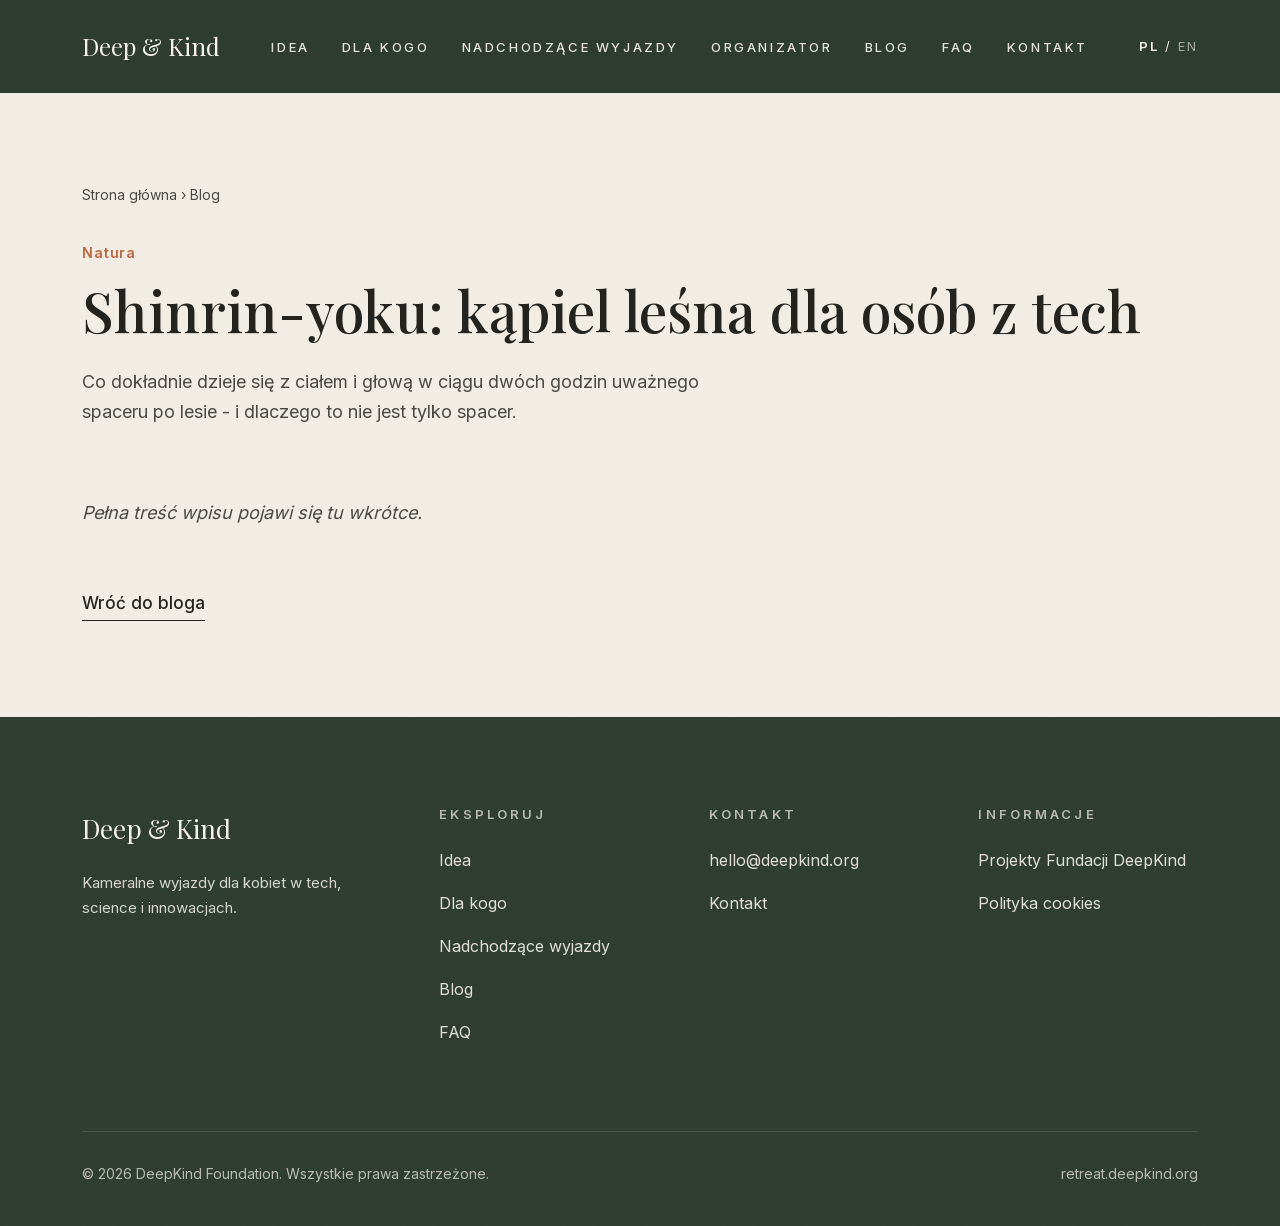
<file: pl/blog/shinrin-yoku-dla-tech/index.html>
<!DOCTYPE html>
<html lang="pl">
<head>
  <meta charset="UTF-8">
  <meta name="viewport" content="width=device-width, initial-scale=1.0">
  <title>Shinrin-yoku: kąpiel leśna dla osób z tech | Blog Deep &amp; Kind</title>
  <meta name="description" content="Co dokładnie dzieje się z ciałem i głową w ciągu dwóch godzin uważnego spaceru po lesie - i dlaczego to nie jest tylko spacer.">
  <link rel="canonical" href="https://retreat.deepkind.org/pl/blog/shinrin-yoku-dla-tech">
  <meta property="og:type" content="article">
  <meta property="og:locale" content="pl_PL">
  <meta property="og:site_name" content="Deep &amp; Kind Retreats">
  <meta property="og:title" content="Shinrin-yoku: kąpiel leśna dla osób z tech">
  <meta property="og:description" content="Co dokładnie dzieje się z ciałem i głową w ciągu dwóch godzin uważnego spaceru po lesie - i dlaczego to nie jest tylko spacer.">
  <meta property="og:url" content="https://retreat.deepkind.org/pl/blog/shinrin-yoku-dla-tech">
  <meta property="og:image" content="https://retreat.deepkind.org/images/og-cover.jpg">
  <meta name="theme-color" content="#2E3D2F">
  <link rel="icon" href="/images/favicon.png" type="image/png">
  <link rel="preload" href="/assets/fonts/playfair-display-latin-500.woff2" as="font" type="font/woff2" crossorigin>
  <link rel="preload" href="/assets/fonts/inter-latin-400.woff2" as="font" type="font/woff2" crossorigin>
  <link rel="stylesheet" href="/assets/style.css">
  <script type="application/ld+json">
  {
    "@context": "https://schema.org",
    "@type": "BlogPosting",
    "headline": "Shinrin-yoku: kąpiel leśna dla osób z tech",
    "description": "Co dokładnie dzieje się z ciałem i głową w ciągu dwóch godzin uważnego spaceru po lesie - i dlaczego to nie jest tylko spacer.",
    "datePublished": "2026-02-08",
    "inLanguage": "pl-PL",
    "author": { "@type": "Organization", "name": "Fundacja DeepKind" },
    "publisher": { "@type": "Organization", "name": "Fundacja DeepKind", "url": "https://deepkind.org" },
    "mainEntityOfPage": "https://retreat.deepkind.org/pl/blog/shinrin-yoku-dla-tech"
  }
  </script>
</head>
<body>
  <header class="naglowek naglowek-staly">
    <div class="kontener">
      <a href="/pl" class="logo">Deep &amp; Kind</a>
      <button class="menu-przycisk" aria-label="Otwórz menu" aria-expanded="false" onclick="przelaczMenu(this)">&#9776;</button>
      <nav aria-label="Nawigacja główna">
        <ul class="menu" id="menu">
          <li><a href="/pl#idea">Idea</a></li>
          <li><a href="/pl#dla-kogo">Dla kogo</a></li>
          <li><a href="/pl/retreats">Nadchodzące wyjazdy</a></li>
          <li><a href="/pl#organizator">Organizator</a></li>
          <li><a href="/pl/blog">Blog</a></li>
          <li><a href="/pl#faq">FAQ</a></li>
          <li><a href="/pl/contact">Kontakt</a></li>
        </ul>
      </nav>
      <div class="jezyki"><a href="/pl/blog/shinrin-yoku-dla-tech" class="aktywny" aria-current="page">PL</a> / <a href="/en/blog">EN</a></div>
    </div>
  </header>

  <div class="podstrona-naglowek">
    <div class="kontener">
      <p class="okruszki"><a href="/pl">Strona główna</a> &rsaquo; <a href="/pl/blog">Blog</a></p>
      <p class="wpis-meta"><span class="kategoria">Natura</span></p>
      <h1 style="font-size: clamp(36px, 5vw, 56px);">Shinrin-yoku: kąpiel leśna dla osób z tech</h1>
      <p class="wstep">Co dokładnie dzieje się z ciałem i głową w ciągu dwóch godzin uważnego spaceru po lesie - i dlaczego to nie jest tylko spacer.</p>
    </div>
  </div>

  <section style="padding-top: 0;">
    <div class="kontener">
      <div class="tekst-sredni">
        <!-- ============================================================
             TREŚĆ WPISU
             Wklej tutaj pełną treść artykułu ze starej strony
             (akapity w znacznikach <p>...</p>).
             ============================================================ -->
        <p><em>Pełna treść wpisu pojawi się tu wkrótce.</em></p>
      </div>
      <a href="/pl/blog" class="link-podkreslony" style="margin-top: 60px;">Wróć do bloga</a>
    </div>
  </section>

  <footer class="stopka">
    <div class="kontener">
      <div class="stopka-siatka">
        <div>
          <a href="/pl" class="logo">Deep &amp; Kind</a>
          <p>Kameralne wyjazdy dla kobiet w tech, science i innowacjach.</p>
        </div>
        <div>
          <h3>Eksploruj</h3>
          <ul>
            <li><a href="/pl#idea">Idea</a></li>
            <li><a href="/pl#dla-kogo">Dla kogo</a></li>
            <li><a href="/pl/retreats">Nadchodzące wyjazdy</a></li>
            <li><a href="/pl/blog">Blog</a></li>
            <li><a href="/pl#faq">FAQ</a></li>
          </ul>
        </div>
        <div>
          <h3>Kontakt</h3>
          <ul>
            <li><a href="mailto:hello@deepkind.org">hello@deepkind.org</a></li>
            <li><a href="/pl/contact">Kontakt</a></li>
          </ul>
        </div>
        <div>
          <h3>Informacje</h3>
          <ul>
            <li><a href="https://deepkind.org/" target="_blank" rel="noopener">Projekty Fundacji DeepKind</a></li>
            <li><a href="https://deepkind.org/polityka-cookies" target="_blank" rel="noopener">Polityka cookies</a></li>
          </ul>
        </div>
      </div>
      <div class="stopka-dol">
        <span>&copy; 2026 DeepKind Foundation. Wszystkie prawa zastrzeżone.</span>
        <span>retreat.deepkind.org</span>
      </div>
    </div>
  </footer>
  <script src="/assets/skrypty.js"></script>
</body>
</html>
</file>
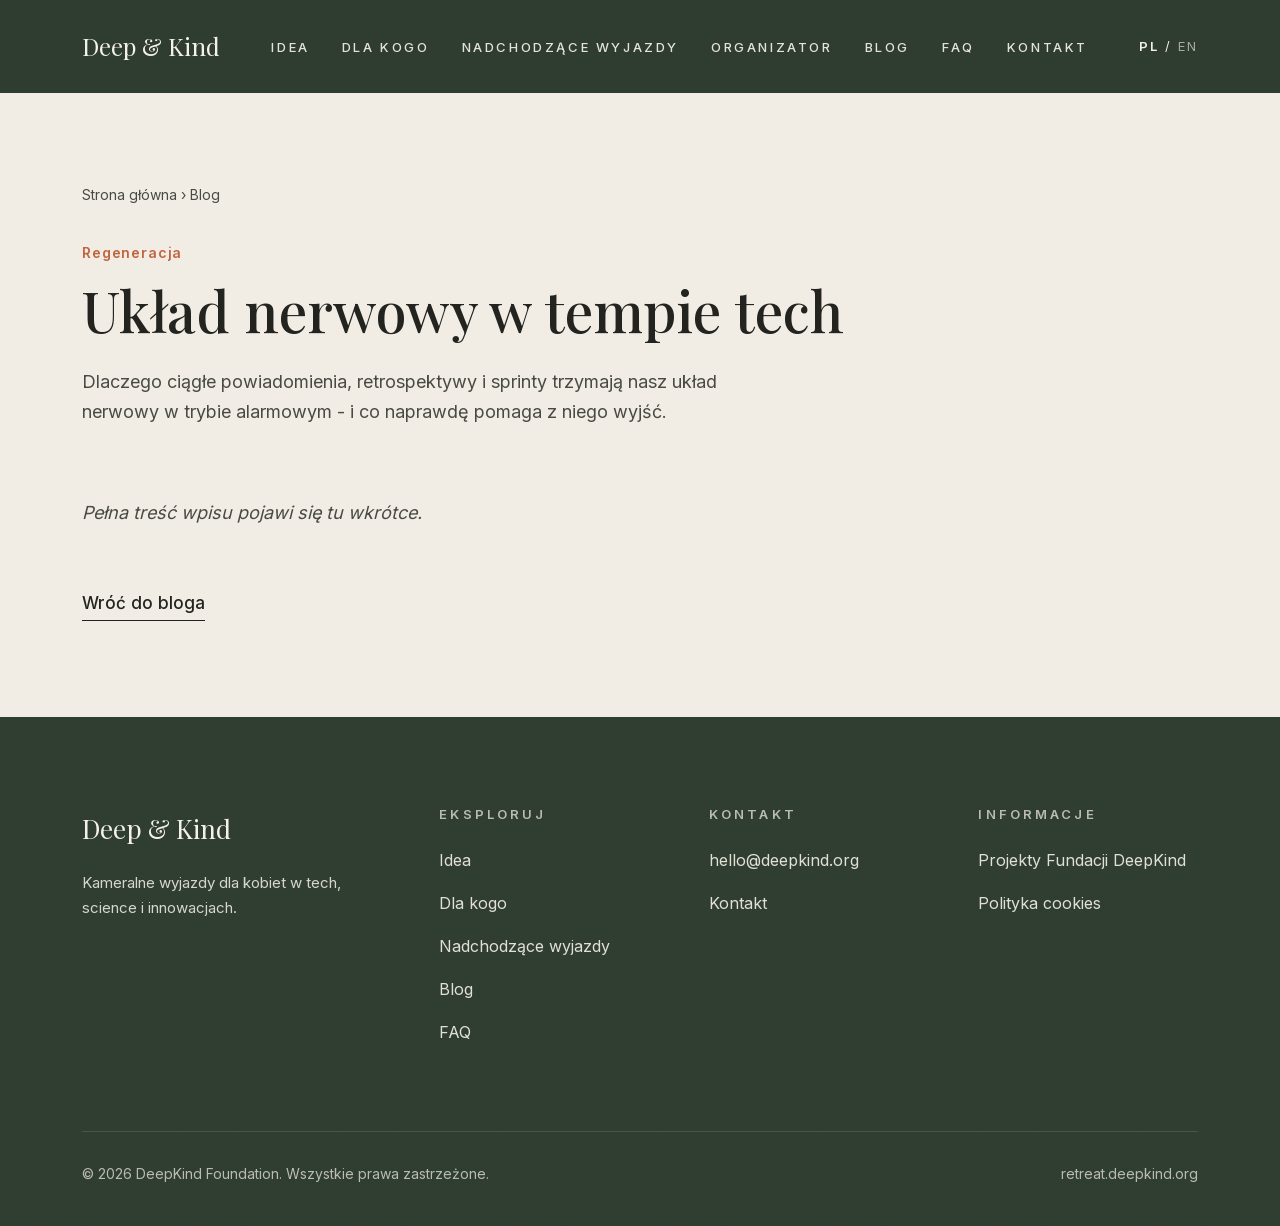
<file: pl/blog/uklad-nerwowy-w-tech/index.html>
<!DOCTYPE html>
<html lang="pl">
<head>
  <meta charset="UTF-8">
  <meta name="viewport" content="width=device-width, initial-scale=1.0">
  <title>Układ nerwowy w tempie tech | Blog Deep &amp; Kind</title>
  <meta name="description" content="Dlaczego ciągłe powiadomienia, retrospektywy i sprinty trzymają nasz układ nerwowy w trybie alarmowym - i co naprawdę pomaga z niego wyjść.">
  <link rel="canonical" href="https://retreat.deepkind.org/pl/blog/uklad-nerwowy-w-tech">
  <meta property="og:type" content="article">
  <meta property="og:locale" content="pl_PL">
  <meta property="og:site_name" content="Deep &amp; Kind Retreats">
  <meta property="og:title" content="Układ nerwowy w tempie tech">
  <meta property="og:description" content="Dlaczego ciągłe powiadomienia, retrospektywy i sprinty trzymają nasz układ nerwowy w trybie alarmowym - i co naprawdę pomaga z niego wyjść.">
  <meta property="og:url" content="https://retreat.deepkind.org/pl/blog/uklad-nerwowy-w-tech">
  <meta property="og:image" content="https://retreat.deepkind.org/images/og-cover.jpg">
  <meta name="theme-color" content="#2E3D2F">
  <link rel="icon" href="/images/favicon.png" type="image/png">
  <link rel="preload" href="/assets/fonts/playfair-display-latin-500.woff2" as="font" type="font/woff2" crossorigin>
  <link rel="preload" href="/assets/fonts/inter-latin-400.woff2" as="font" type="font/woff2" crossorigin>
  <link rel="stylesheet" href="/assets/style.css">
  <script type="application/ld+json">
  {
    "@context": "https://schema.org",
    "@type": "BlogPosting",
    "headline": "Układ nerwowy w tempie tech",
    "description": "Dlaczego ciągłe powiadomienia, retrospektywy i sprinty trzymają nasz układ nerwowy w trybie alarmowym - i co naprawdę pomaga z niego wyjść.",
    "datePublished": "2026-03-12",
    "inLanguage": "pl-PL",
    "author": { "@type": "Organization", "name": "Fundacja DeepKind" },
    "publisher": { "@type": "Organization", "name": "Fundacja DeepKind", "url": "https://deepkind.org" },
    "mainEntityOfPage": "https://retreat.deepkind.org/pl/blog/uklad-nerwowy-w-tech"
  }
  </script>
</head>
<body>
  <header class="naglowek naglowek-staly">
    <div class="kontener">
      <a href="/pl" class="logo">Deep &amp; Kind</a>
      <button class="menu-przycisk" aria-label="Otwórz menu" aria-expanded="false" onclick="przelaczMenu(this)">&#9776;</button>
      <nav aria-label="Nawigacja główna">
        <ul class="menu" id="menu">
          <li><a href="/pl#idea">Idea</a></li>
          <li><a href="/pl#dla-kogo">Dla kogo</a></li>
          <li><a href="/pl/retreats">Nadchodzące wyjazdy</a></li>
          <li><a href="/pl#organizator">Organizator</a></li>
          <li><a href="/pl/blog">Blog</a></li>
          <li><a href="/pl#faq">FAQ</a></li>
          <li><a href="/pl/contact">Kontakt</a></li>
        </ul>
      </nav>
      <div class="jezyki"><a href="/pl/blog/uklad-nerwowy-w-tech" class="aktywny" aria-current="page">PL</a> / <a href="/en/blog">EN</a></div>
    </div>
  </header>

  <div class="podstrona-naglowek">
    <div class="kontener">
      <p class="okruszki"><a href="/pl">Strona główna</a> &rsaquo; <a href="/pl/blog">Blog</a></p>
      <p class="wpis-meta"><span class="kategoria">Regeneracja</span></p>
      <h1 style="font-size: clamp(36px, 5vw, 56px);">Układ nerwowy w tempie tech</h1>
      <p class="wstep">Dlaczego ciągłe powiadomienia, retrospektywy i sprinty trzymają nasz układ nerwowy w trybie alarmowym - i co naprawdę pomaga z niego wyjść.</p>
    </div>
  </div>

  <section style="padding-top: 0;">
    <div class="kontener">
      <div class="tekst-sredni">
        <!-- ============================================================
             TREŚĆ WPISU
             Wklej tutaj pełną treść artykułu ze starej strony
             (akapity w znacznikach <p>...</p>).
             ============================================================ -->
        <p><em>Pełna treść wpisu pojawi się tu wkrótce.</em></p>
      </div>
      <a href="/pl/blog" class="link-podkreslony" style="margin-top: 60px;">Wróć do bloga</a>
    </div>
  </section>

  <footer class="stopka">
    <div class="kontener">
      <div class="stopka-siatka">
        <div>
          <a href="/pl" class="logo">Deep &amp; Kind</a>
          <p>Kameralne wyjazdy dla kobiet w tech, science i innowacjach.</p>
        </div>
        <div>
          <h3>Eksploruj</h3>
          <ul>
            <li><a href="/pl#idea">Idea</a></li>
            <li><a href="/pl#dla-kogo">Dla kogo</a></li>
            <li><a href="/pl/retreats">Nadchodzące wyjazdy</a></li>
            <li><a href="/pl/blog">Blog</a></li>
            <li><a href="/pl#faq">FAQ</a></li>
          </ul>
        </div>
        <div>
          <h3>Kontakt</h3>
          <ul>
            <li><a href="mailto:hello@deepkind.org">hello@deepkind.org</a></li>
            <li><a href="/pl/contact">Kontakt</a></li>
          </ul>
        </div>
        <div>
          <h3>Informacje</h3>
          <ul>
            <li><a href="https://deepkind.org/" target="_blank" rel="noopener">Projekty Fundacji DeepKind</a></li>
            <li><a href="https://deepkind.org/polityka-cookies" target="_blank" rel="noopener">Polityka cookies</a></li>
          </ul>
        </div>
      </div>
      <div class="stopka-dol">
        <span>&copy; 2026 DeepKind Foundation. Wszystkie prawa zastrzeżone.</span>
        <span>retreat.deepkind.org</span>
      </div>
    </div>
  </footer>
  <script src="/assets/skrypty.js"></script>
</body>
</html>
</file>
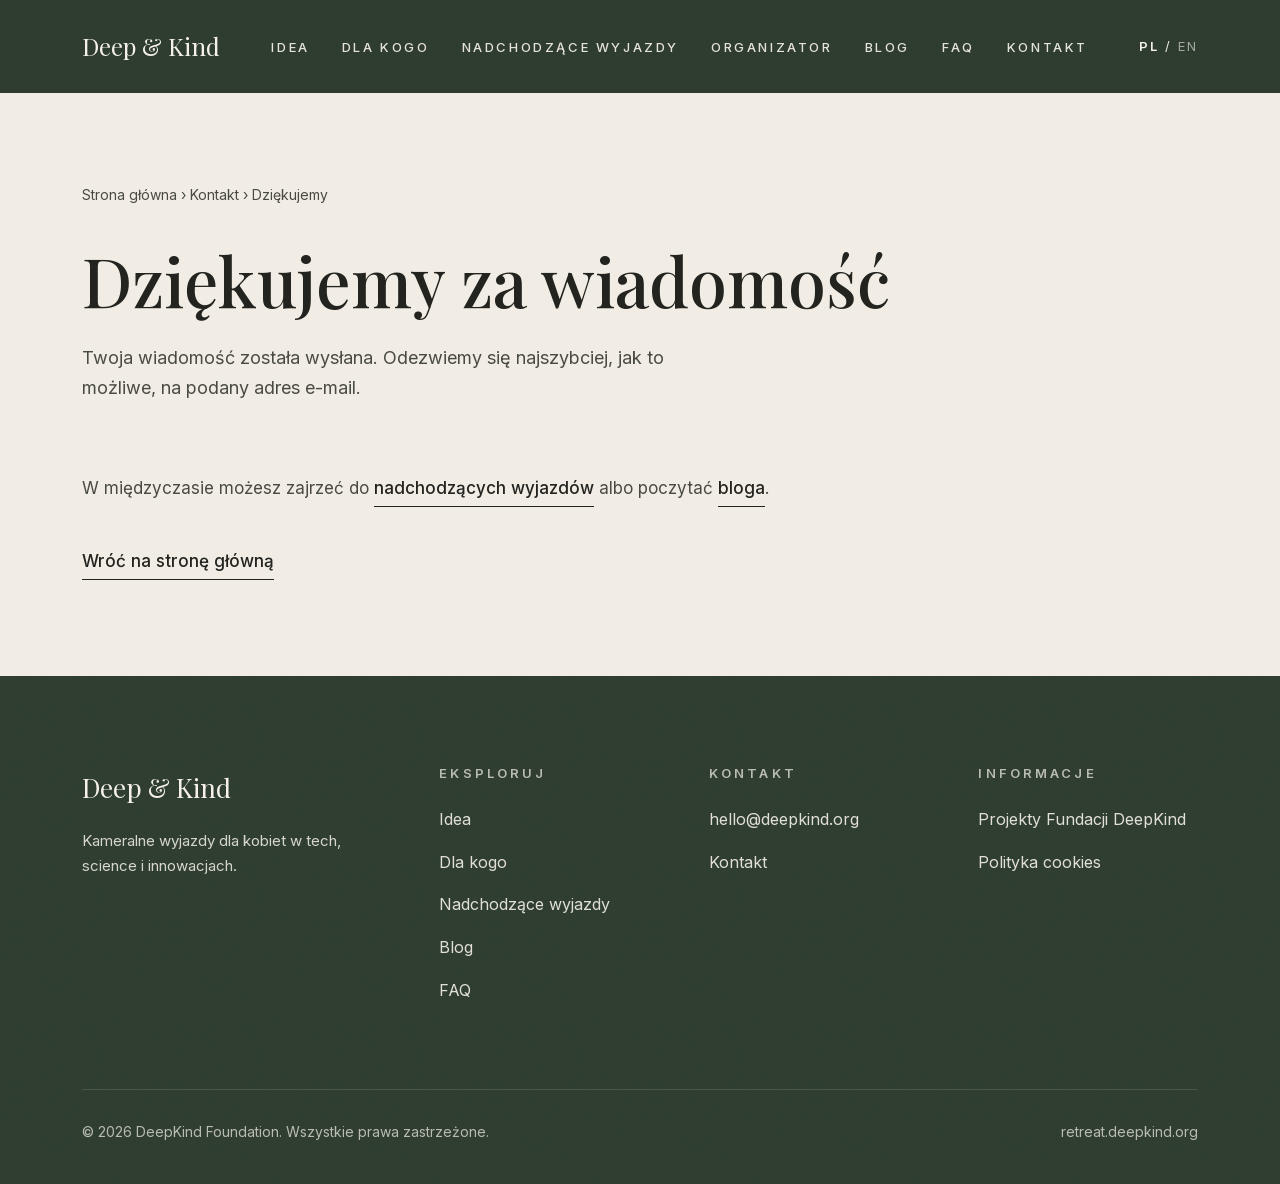
<file: pl/contact/dziekujemy/index.html>
<!DOCTYPE html>
<html lang="pl">
<head>
  <meta charset="UTF-8">
  <meta name="viewport" content="width=device-width, initial-scale=1.0">
  <title>Dziękujemy za wiadomość — Deep &amp; Kind Retreats</title>
  <meta name="description" content="Dziękujemy za kontakt z Deep & Kind Retreats. Odpowiemy najszybciej, jak to możliwe.">
  <meta name="robots" content="noindex">
  <link rel="canonical" href="https://retreat.deepkind.org/pl/contact/dziekujemy/">
  <meta property="og:type" content="website">
  <meta property="og:locale" content="pl_PL">
  <meta property="og:site_name" content="Deep &amp; Kind Retreats">
  <meta property="og:title" content="Dziękujemy za wiadomość — Deep &amp; Kind Retreats">
  <meta property="og:description" content="Twoja wiadomość została wysłana. Odezwiemy się najszybciej, jak to możliwe.">
  <meta property="og:url" content="https://retreat.deepkind.org/pl/contact/dziekujemy/">
  <meta property="og:image" content="https://retreat.deepkind.org/images/og-cover.jpg">
  <meta name="theme-color" content="#2E3D2F">
  <link rel="icon" href="/images/favicon.png" type="image/png">
  <link rel="preload" href="/assets/fonts/playfair-display-latin-500.woff2" as="font" type="font/woff2" crossorigin>
  <link rel="preload" href="/assets/fonts/inter-latin-400.woff2" as="font" type="font/woff2" crossorigin>
  <link rel="stylesheet" href="/assets/style.css">
</head>
<body>

  <header class="naglowek naglowek-staly">
    <div class="kontener">
      <a href="/pl" class="logo">Deep &amp; Kind</a>
      <button class="menu-przycisk" aria-label="Otwórz menu" aria-expanded="false" onclick="przelaczMenu(this)">&#9776;</button>
      <nav aria-label="Nawigacja główna">
        <ul class="menu" id="menu">
          <li><a href="/pl#idea">Idea</a></li>
          <li><a href="/pl#dla-kogo">Dla kogo</a></li>
          <li><a href="/pl/retreats">Nadchodzące wyjazdy</a></li>
          <li><a href="/pl#organizator">Organizator</a></li>
          <li><a href="/pl/blog">Blog</a></li>
          <li><a href="/pl#faq">FAQ</a></li>
          <li><a href="/pl/contact">Kontakt</a></li>
        </ul>
      </nav>
      <div class="jezyki">
        <a href="/pl/contact/dziekujemy" class="aktywny" aria-current="page">PL</a> / <a href="/en/contact">EN</a>
      </div>
    </div>
  </header>

  <div class="podstrona-naglowek">
    <div class="kontener">
      <p class="okruszki"><a href="/pl">Strona główna</a> &rsaquo; <a href="/pl/contact">Kontakt</a> &rsaquo; Dziękujemy</p>
      <h1>Dziękujemy za wiadomość</h1>
      <p class="wstep">Twoja wiadomość została wysłana. Odezwiemy się najszybciej, jak to możliwe, na podany adres e-mail.</p>
    </div>
  </div>

  <section style="padding-top: 0;">
    <div class="kontener">
      <div style="max-width: 820px;">
        <p>W międzyczasie możesz zajrzeć do <a href="/pl/retreats" class="link-podkreslony">nadchodzących wyjazdów</a> albo poczytać <a href="/pl/blog" class="link-podkreslony">bloga</a>.</p>
        <p style="margin-top: 40px;"><a href="/pl" class="link-podkreslony">Wróć na stronę główną</a></p>
      </div>
    </div>
  </section>

  <footer class="stopka">
    <div class="kontener">
      <div class="stopka-siatka">
        <div>
          <a href="/pl" class="logo">Deep &amp; Kind</a>
          <p>Kameralne wyjazdy dla kobiet w tech, science i innowacjach.</p>
        </div>
        <div>
          <h3>Eksploruj</h3>
          <ul>
            <li><a href="/pl#idea">Idea</a></li>
            <li><a href="/pl#dla-kogo">Dla kogo</a></li>
            <li><a href="/pl/retreats">Nadchodzące wyjazdy</a></li>
            <li><a href="/pl/blog">Blog</a></li>
            <li><a href="/pl#faq">FAQ</a></li>
          </ul>
        </div>
        <div>
          <h3>Kontakt</h3>
          <ul>
            <li><a href="mailto:hello@deepkind.org">hello@deepkind.org</a></li>
            <li><a href="/pl/contact">Kontakt</a></li>
          </ul>
        </div>
        <div>
          <h3>Informacje</h3>
          <ul>
            <li><a href="https://deepkind.org/" target="_blank" rel="noopener">Projekty Fundacji DeepKind</a></li>
            <li><a href="https://deepkind.org/polityka-cookies" target="_blank" rel="noopener">Polityka cookies</a></li>
          </ul>
        </div>
      </div>
      <div class="stopka-dol">
        <span>&copy; 2026 DeepKind Foundation. Wszystkie prawa zastrzeżone.</span>
        <span>retreat.deepkind.org</span>
      </div>
    </div>
  </footer>

  <script src="/assets/skrypty.js"></script>
</body>
</html>
</file>
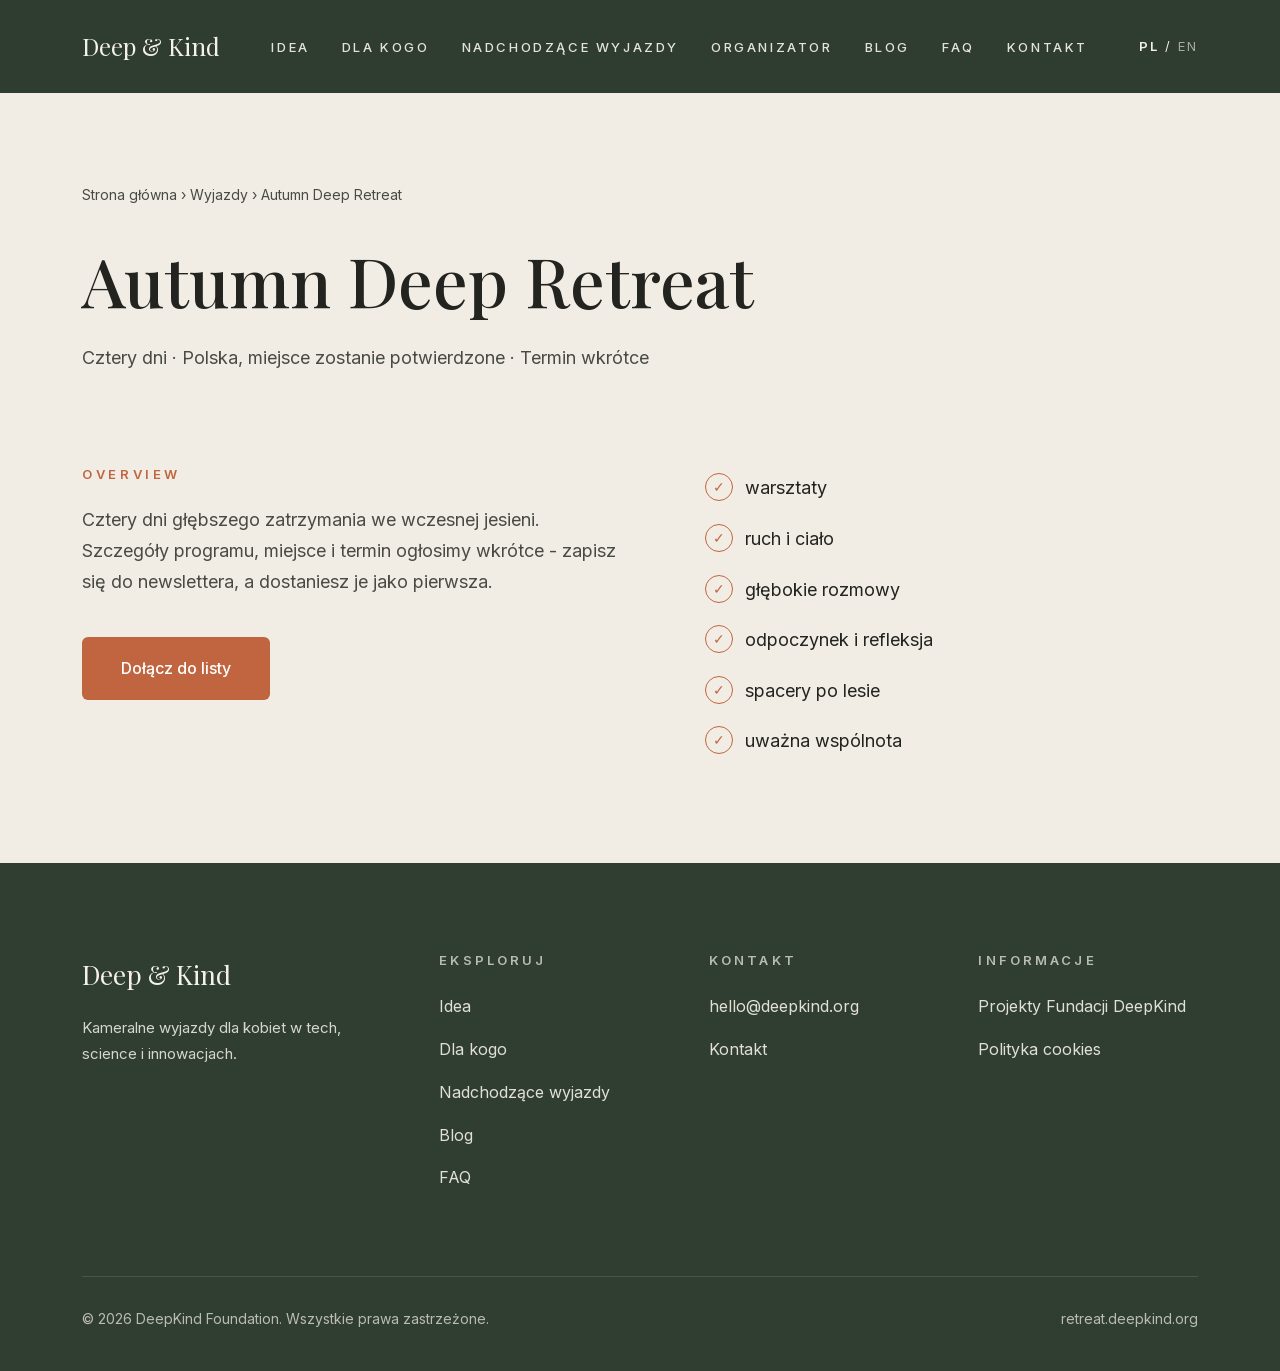
<file: pl/retreats/autumn-deep-retreat/index.html>
<!DOCTYPE html>
<html lang="pl">
<head>
  <meta charset="UTF-8">
  <meta name="viewport" content="width=device-width, initial-scale=1.0">
  <title>Autumn Deep Retreat — cztery dni głębszego zatrzymania | Deep &amp; Kind</title>
  <meta name="description" content="Autumn Deep Retreat: cztery dni głębszego zatrzymania we wczesnej jesieni. Warsztaty, ruch i ciało, głębokie rozmowy, spacery po lesie i uważna wspólnota. Termin i miejsce wkrótce.">
  <link rel="canonical" href="https://retreat.deepkind.org/pl/retreats/autumn-deep-retreat">
  <link rel="alternate" hreflang="pl" href="https://retreat.deepkind.org/pl/retreats/autumn-deep-retreat">
  <link rel="alternate" hreflang="en" href="https://retreat.deepkind.org/en/retreats/autumn-deep-retreat">
  <link rel="alternate" hreflang="x-default" href="https://retreat.deepkind.org/pl/retreats/autumn-deep-retreat">
  <meta property="og:type" content="website">
  <meta property="og:locale" content="pl_PL">
  <meta property="og:site_name" content="Deep &amp; Kind Retreats">
  <meta property="og:title" content="Autumn Deep Retreat — Deep &amp; Kind">
  <meta property="og:description" content="Cztery dni głębszego zatrzymania we wczesnej jesieni. Termin i miejsce wkrótce.">
  <meta property="og:url" content="https://retreat.deepkind.org/pl/retreats/autumn-deep-retreat">
  <meta property="og:image" content="https://retreat.deepkind.org/images/wyjazd-jesien.jpg">
  <meta name="theme-color" content="#2E3D2F">
  <link rel="icon" href="/images/favicon.png" type="image/png">
  <link rel="preload" href="/assets/fonts/playfair-display-latin-500.woff2" as="font" type="font/woff2" crossorigin>
  <link rel="preload" href="/assets/fonts/inter-latin-400.woff2" as="font" type="font/woff2" crossorigin>
  <link rel="stylesheet" href="/assets/style.css">
  <script type="application/ld+json">
  {
    "@context": "https://schema.org",
    "@graph": [
      {
        "@type": "Event",
        "name": "Autumn Deep Retreat",
        "url": "https://retreat.deepkind.org/pl/retreats/autumn-deep-retreat",
        "image": "https://retreat.deepkind.org/images/wyjazd-jesien.jpg",
        "description": "Cztery dni głębszego zatrzymania we wczesnej jesieni: warsztaty, ruch i ciało, głębokie rozmowy, odpoczynek i refleksja, spacery po lesie, uważna wspólnota.",
        "eventAttendanceMode": "https://schema.org/OfflineEventAttendanceMode",
        "eventStatus": "https://schema.org/EventScheduled",
        "startDate": "2026-10-01",
        "location": { "@type": "Place", "name": "Polska, miejsce zostanie potwierdzone", "address": { "@type": "PostalAddress", "addressCountry": "PL" } },
        "organizer": { "@type": "Organization", "name": "Fundacja DeepKind", "url": "https://deepkind.org" },
        "inLanguage": "pl-PL"
      },
      {
        "@type": "BreadcrumbList",
        "itemListElement": [
          { "@type": "ListItem", "position": 1, "name": "Strona główna", "item": "https://retreat.deepkind.org/pl" },
          { "@type": "ListItem", "position": 2, "name": "Wyjazdy", "item": "https://retreat.deepkind.org/pl/retreats" },
          { "@type": "ListItem", "position": 3, "name": "Autumn Deep Retreat", "item": "https://retreat.deepkind.org/pl/retreats/autumn-deep-retreat" }
        ]
      }
    ]
  }
  </script>
</head>
<body>

  <header class="naglowek naglowek-staly">
    <div class="kontener">
      <a href="/pl" class="logo">Deep &amp; Kind</a>
      <button class="menu-przycisk" aria-label="Otwórz menu" aria-expanded="false" onclick="przelaczMenu(this)">&#9776;</button>
      <nav aria-label="Nawigacja główna">
        <ul class="menu" id="menu">
          <li><a href="/pl#idea">Idea</a></li>
          <li><a href="/pl#dla-kogo">Dla kogo</a></li>
          <li><a href="/pl/retreats">Nadchodzące wyjazdy</a></li>
          <li><a href="/pl#organizator">Organizator</a></li>
          <li><a href="/pl/blog">Blog</a></li>
          <li><a href="/pl#faq">FAQ</a></li>
          <li><a href="/pl/contact">Kontakt</a></li>
        </ul>
      </nav>
      <div class="jezyki">
        <a href="/pl/retreats/autumn-deep-retreat" class="aktywny" aria-current="page">PL</a> / <a href="/en/retreats/autumn-deep-retreat">EN</a>
      </div>
    </div>
  </header>

  <div class="podstrona-naglowek">
    <div class="kontener">
      <p class="okruszki"><a href="/pl">Strona główna</a> &rsaquo; <a href="/pl/retreats">Wyjazdy</a> &rsaquo; Autumn Deep Retreat</p>
      <h1>Autumn Deep Retreat</h1>
      <p class="wstep">Cztery dni &middot; Polska, miejsce zostanie potwierdzone &middot; Termin wkrótce</p>
    </div>
  </div>

  <section style="padding-top: 20px;">
    <div class="kontener">
      <div class="overview-siatka">
        <div>
          <span class="etykieta">Overview</span>
          <p class="tekst-sredni">Cztery dni głębszego zatrzymania we wczesnej jesieni. Szczegóły programu, miejsce i termin ogłosimy wkrótce - zapisz się do newslettera, a dostaniesz je jako pierwsza.</p>
          <a href="/pl#newsletter" class="przycisk przycisk-pelny" style="margin-top: 40px;">Dołącz do listy</a>
        </div>
        <ul class="checklista">
          <li>warsztaty</li>
          <li>ruch i ciało</li>
          <li>głębokie rozmowy</li>
          <li>odpoczynek i refleksja</li>
          <li>spacery po lesie</li>
          <li>uważna wspólnota</li>
        </ul>
      </div>
    </div>
  </section>

  <footer class="stopka">
    <div class="kontener">
      <div class="stopka-siatka">
        <div>
          <a href="/pl" class="logo">Deep &amp; Kind</a>
          <p>Kameralne wyjazdy dla kobiet w tech, science i innowacjach.</p>
        </div>
        <div>
          <h3>Eksploruj</h3>
          <ul>
            <li><a href="/pl#idea">Idea</a></li>
            <li><a href="/pl#dla-kogo">Dla kogo</a></li>
            <li><a href="/pl/retreats">Nadchodzące wyjazdy</a></li>
            <li><a href="/pl/blog">Blog</a></li>
            <li><a href="/pl#faq">FAQ</a></li>
          </ul>
        </div>
        <div>
          <h3>Kontakt</h3>
          <ul>
            <li><a href="mailto:hello@deepkind.org">hello@deepkind.org</a></li>
            <li><a href="/pl/contact">Kontakt</a></li>
          </ul>
        </div>
        <div>
          <h3>Informacje</h3>
          <ul>
            <li><a href="https://deepkind.org/" target="_blank" rel="noopener">Projekty Fundacji DeepKind</a></li>
            <li><a href="https://deepkind.org/polityka-cookies" target="_blank" rel="noopener">Polityka cookies</a></li>
          </ul>
        </div>
      </div>
      <div class="stopka-dol">
        <span>&copy; 2026 DeepKind Foundation. Wszystkie prawa zastrzeżone.</span>
        <span>retreat.deepkind.org</span>
      </div>
    </div>
  </footer>

  <script src="/assets/skrypty.js"></script>
</body>
</html>
</file>
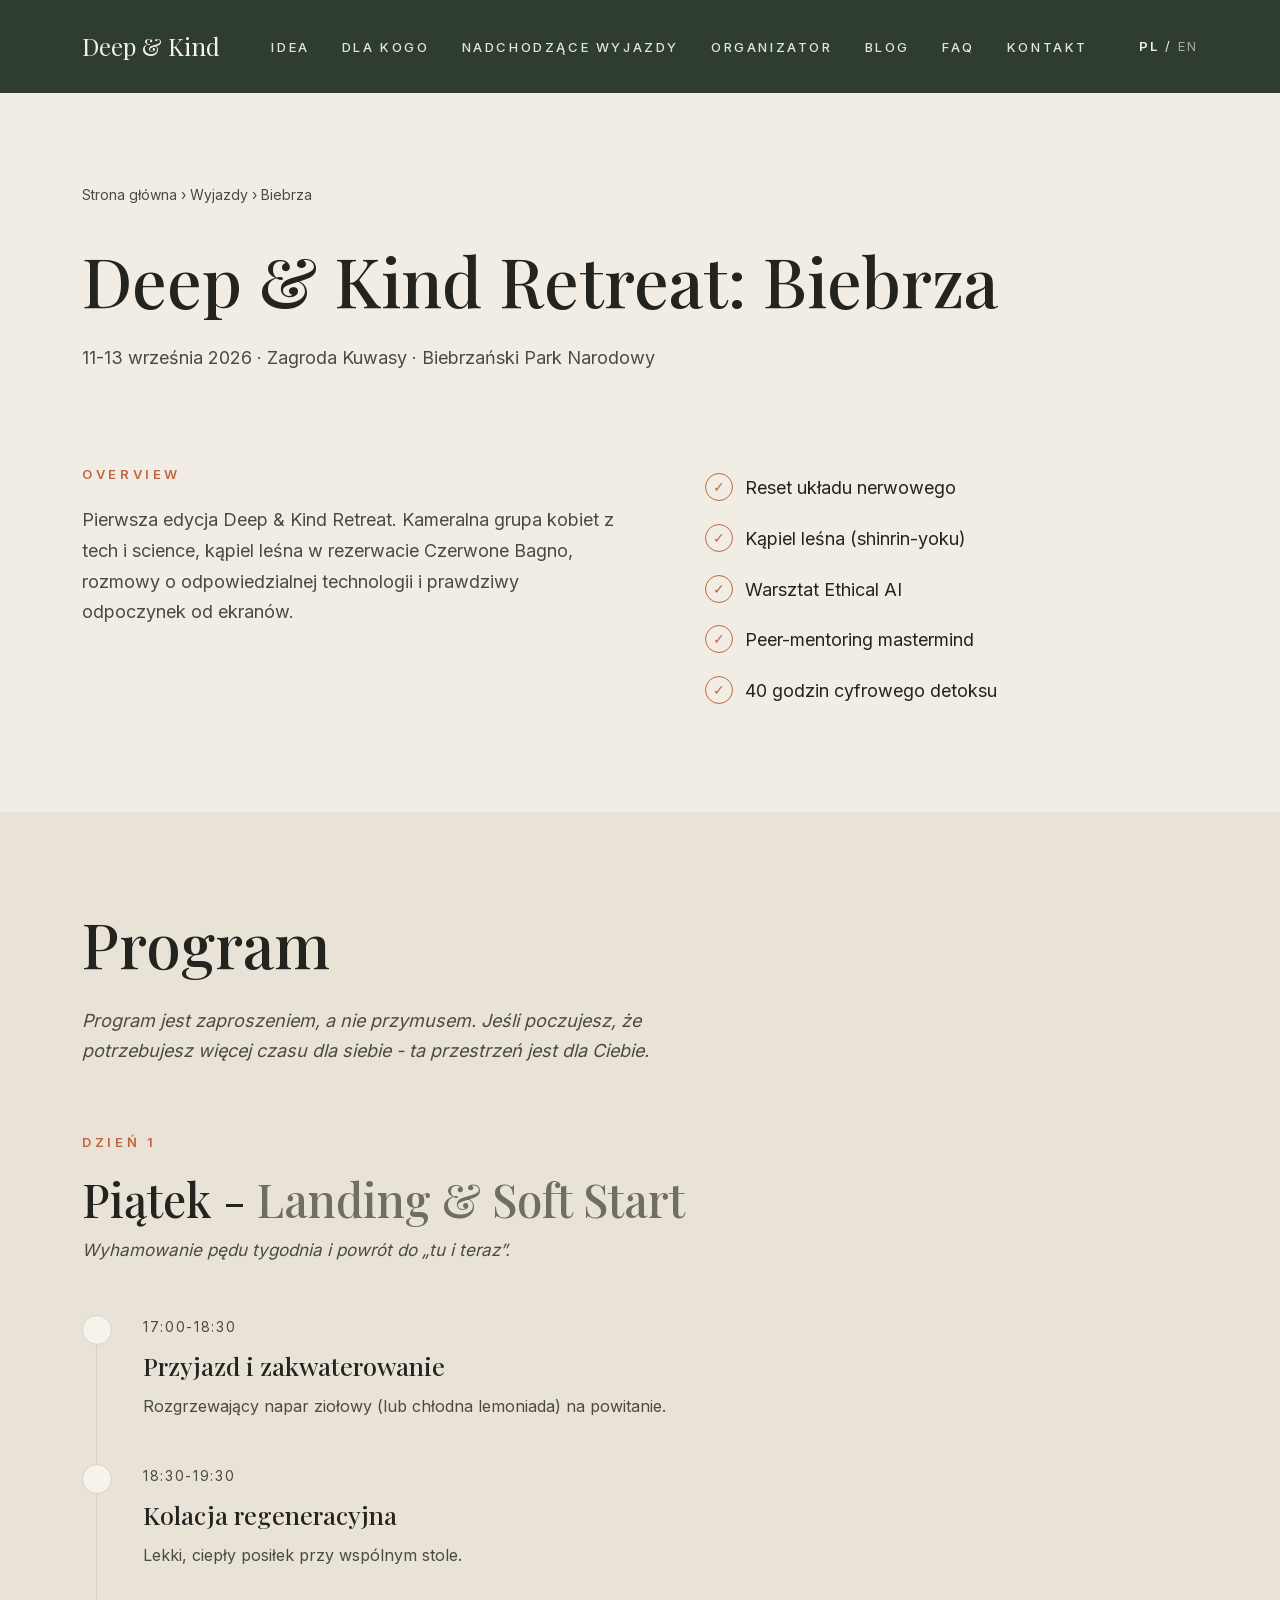
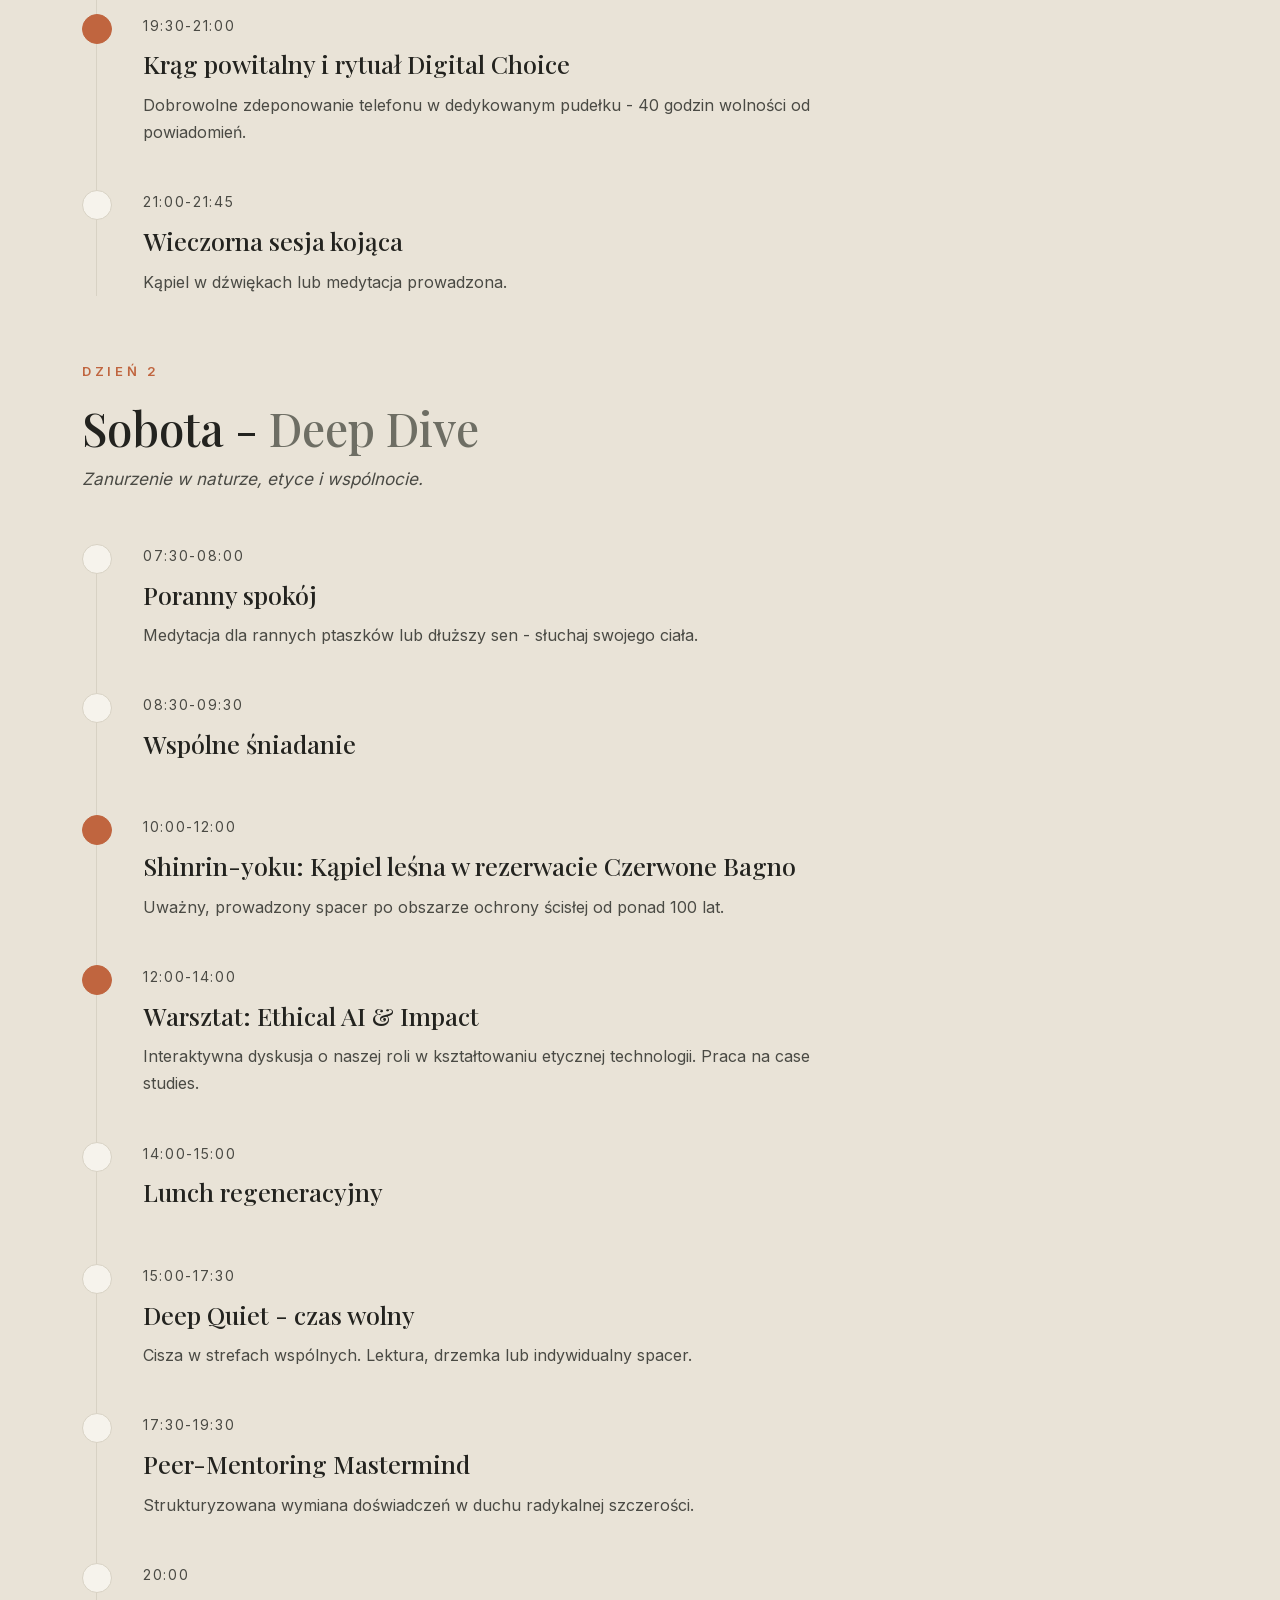
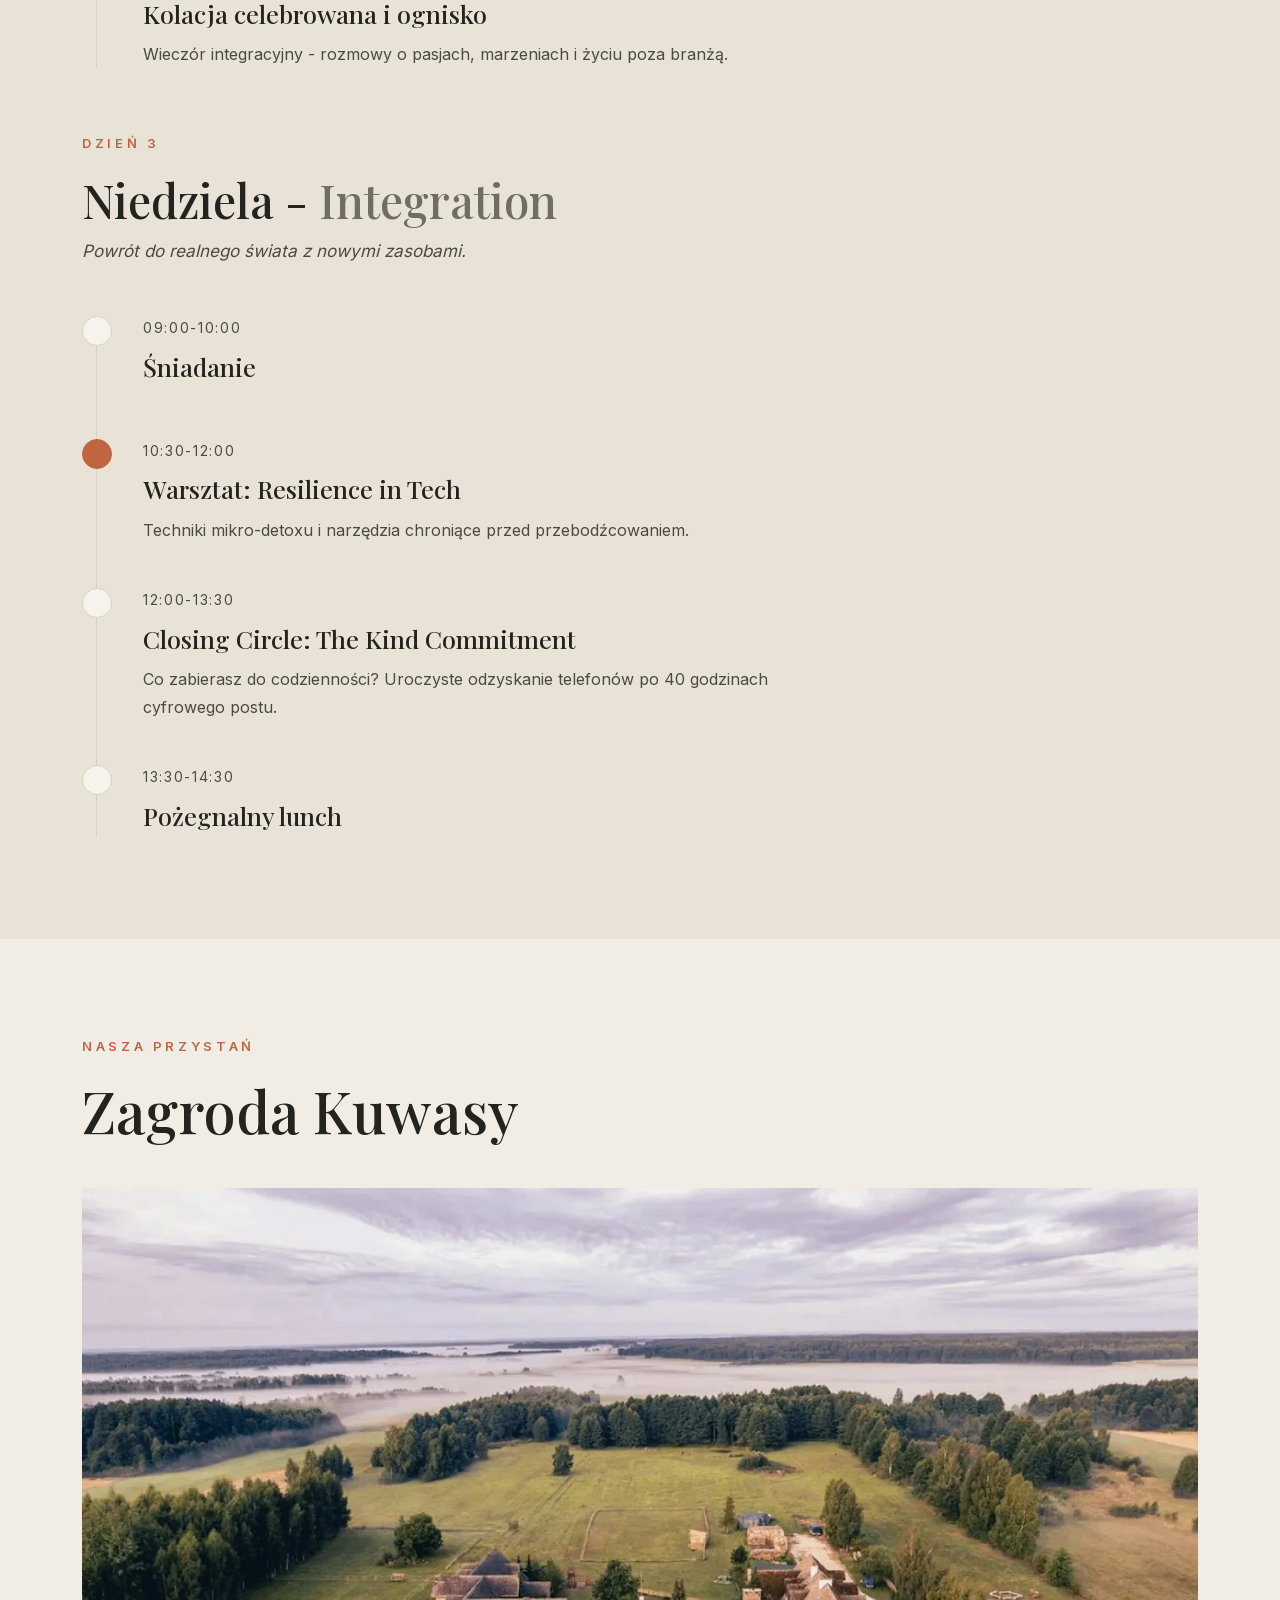
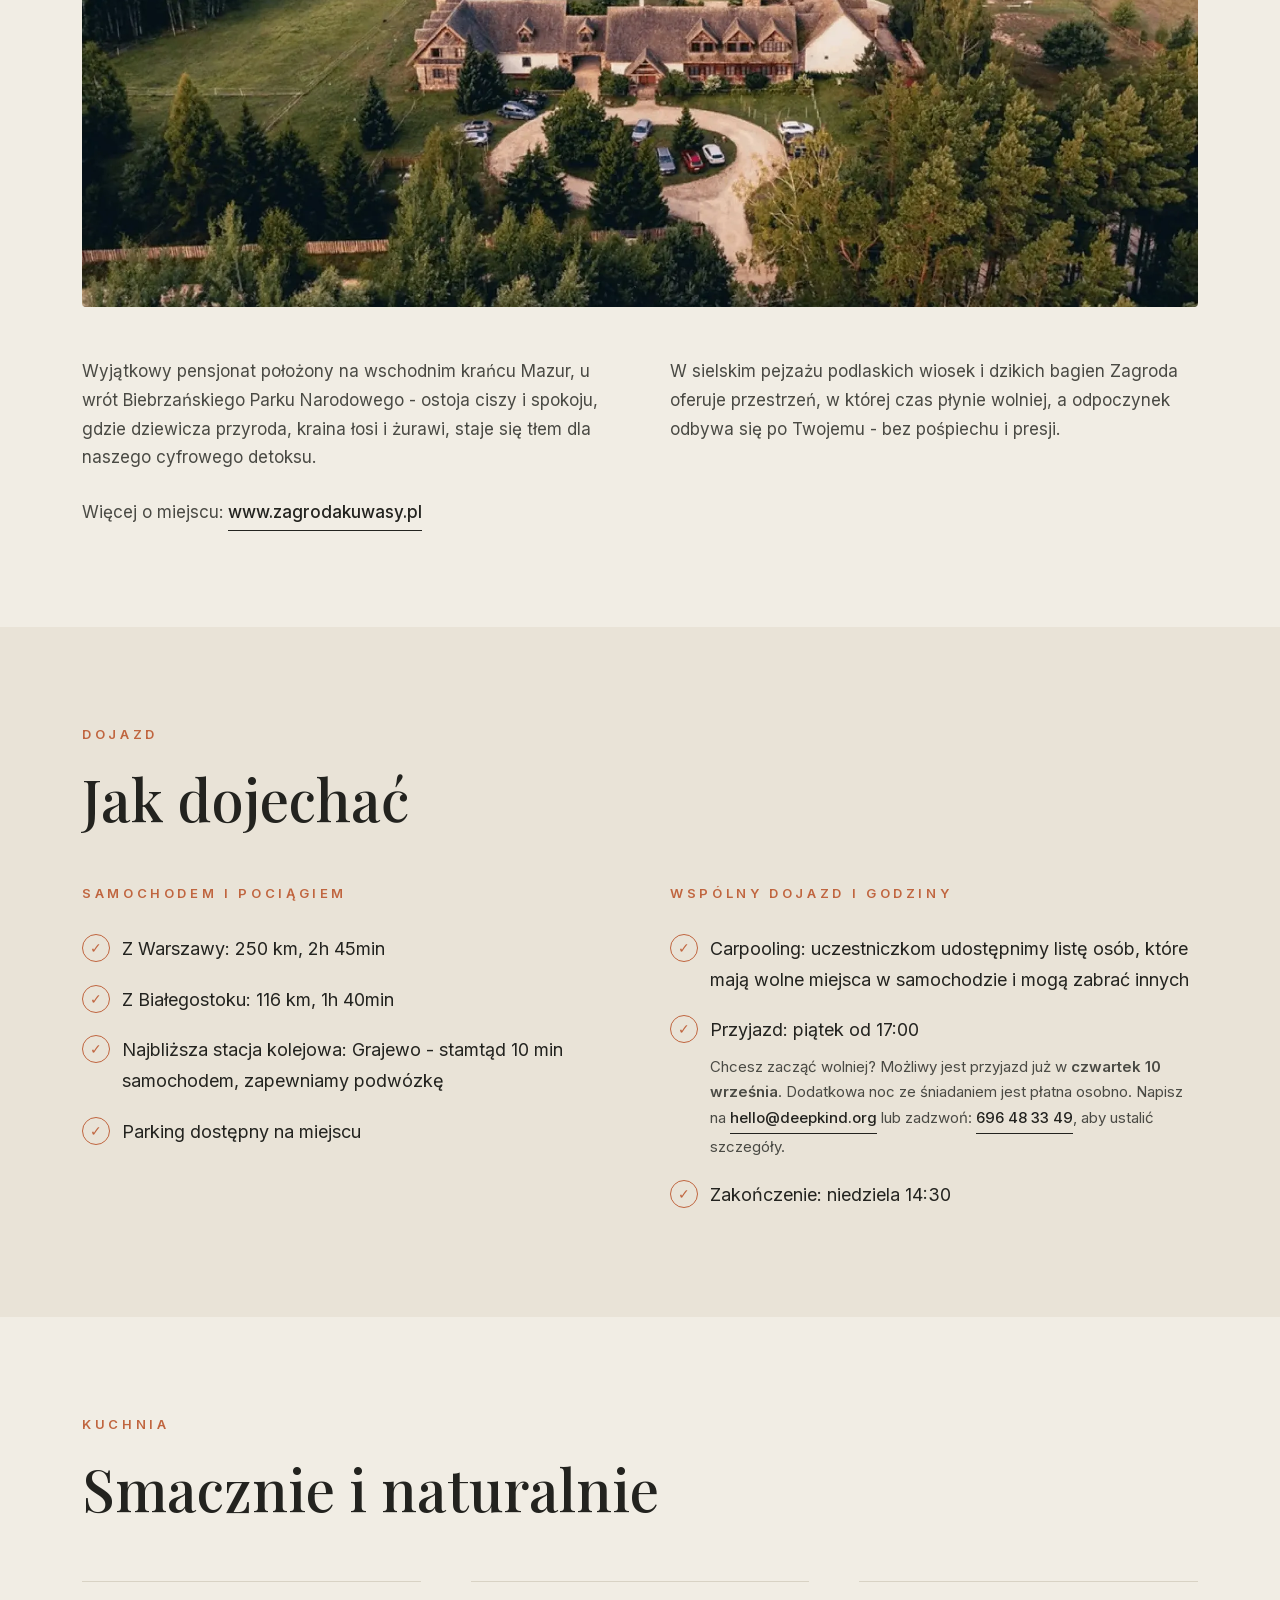
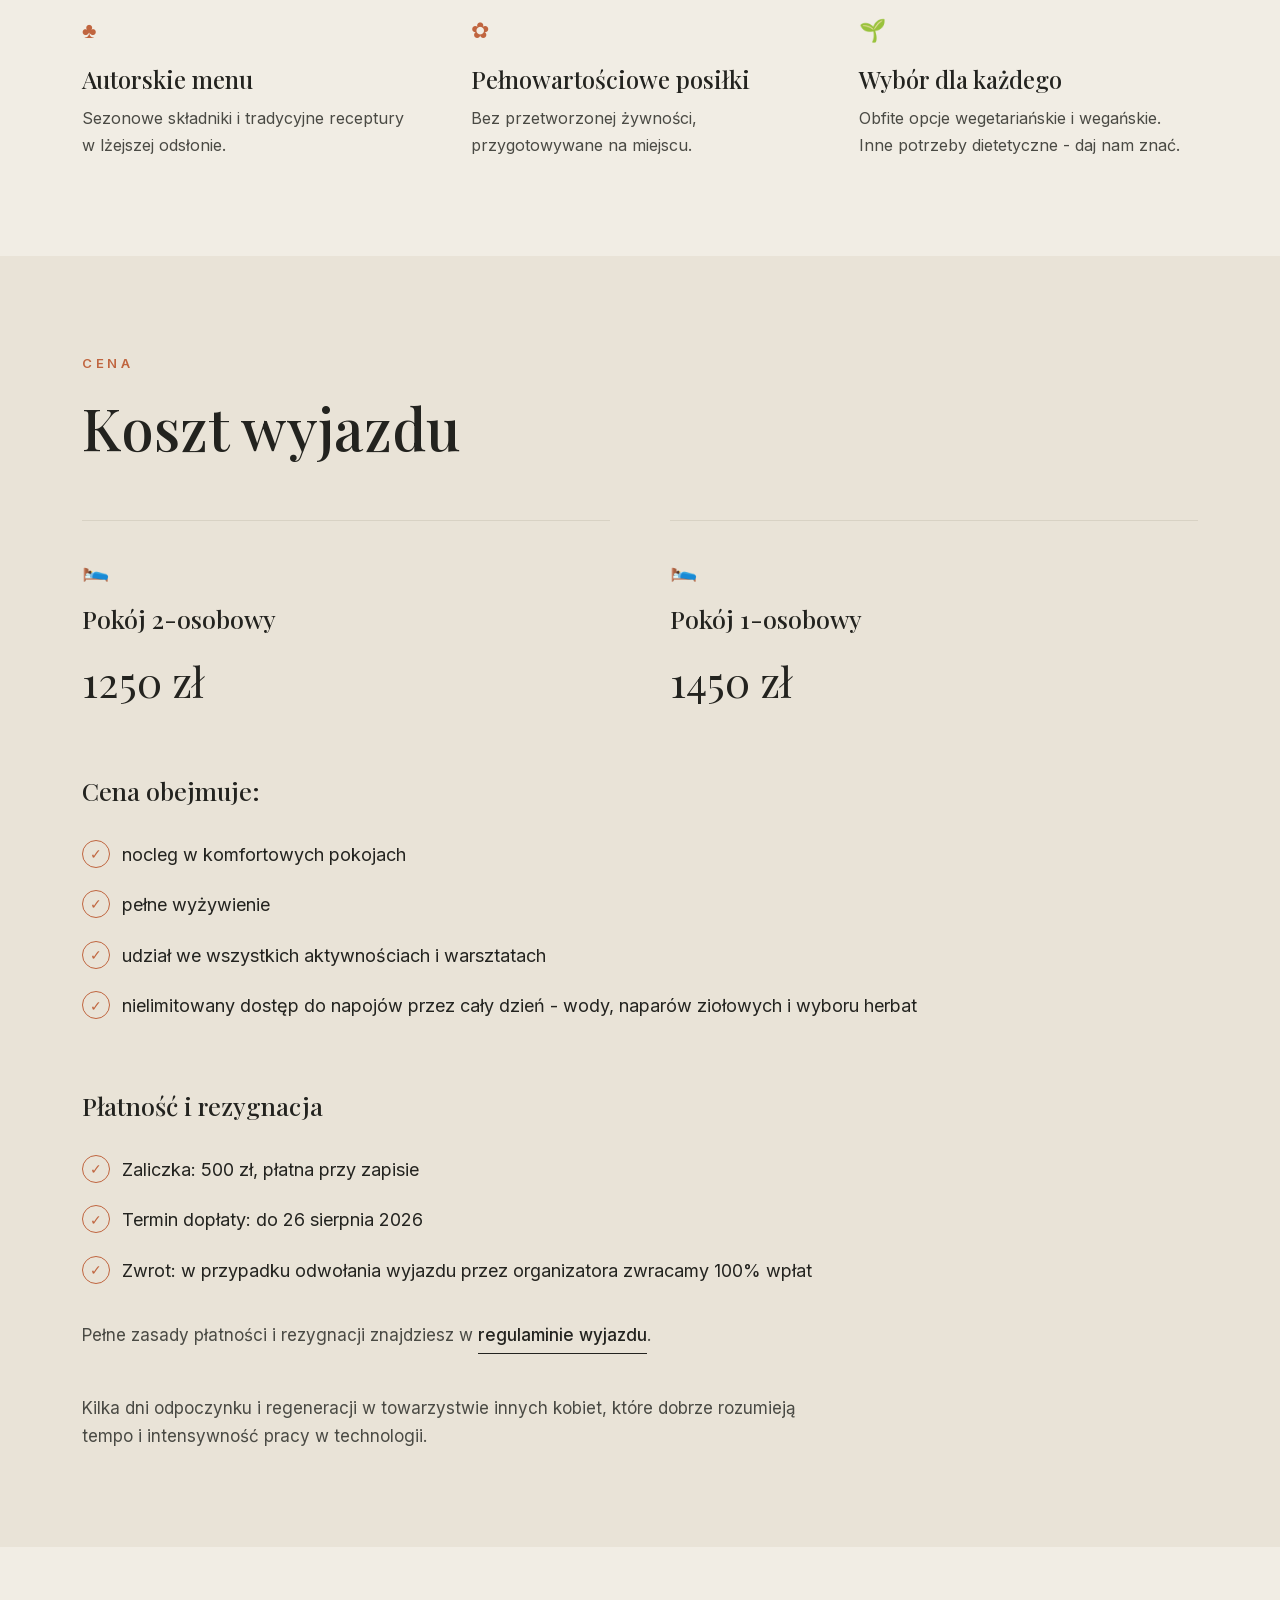
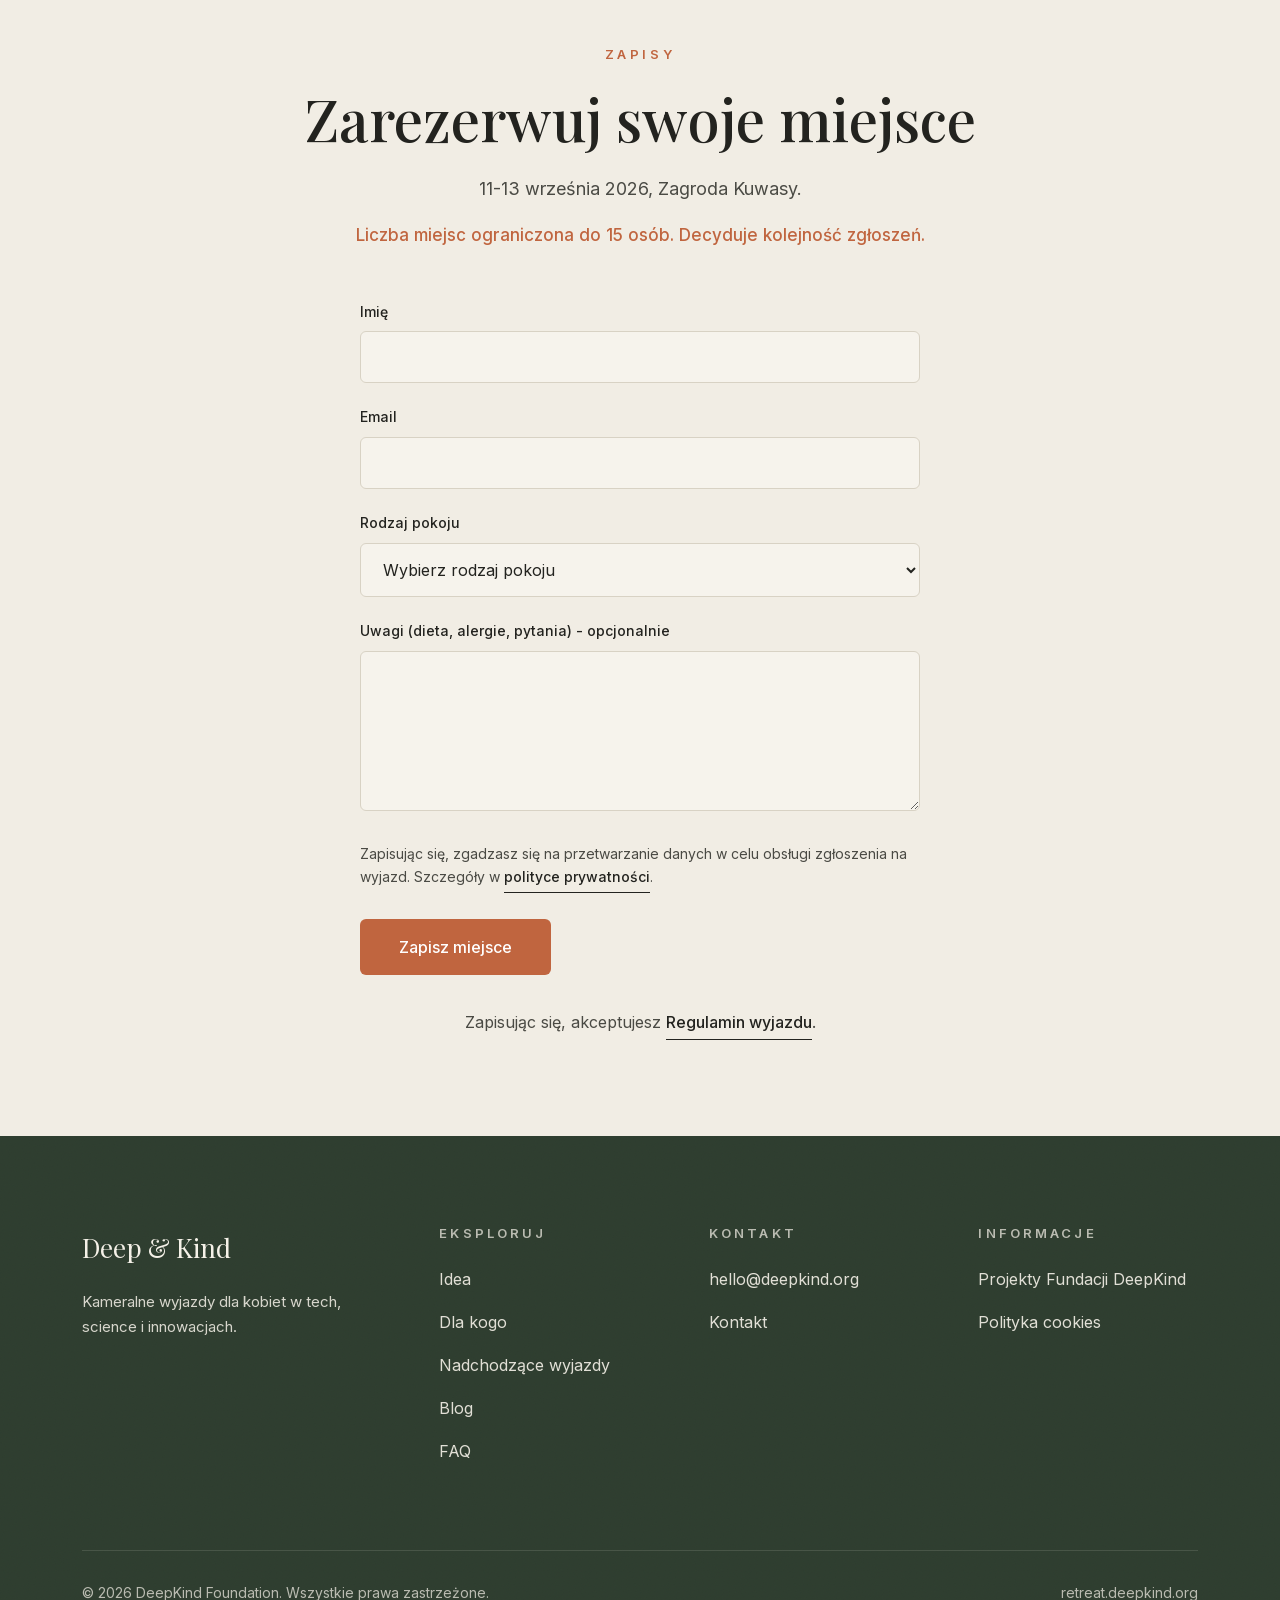
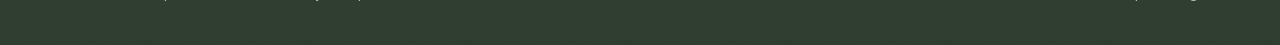
<file: pl/retreats/biebrza-edition/index.html>
<!DOCTYPE html>
<html lang="pl">
<head>
  <meta charset="UTF-8">
  <meta name="viewport" content="width=device-width, initial-scale=1.0">
  <title>Deep &amp; Kind Retreat: Biebrza — 11-13 września 2026 | Cyfrowy detoks dla kobiet w tech</title>
  <meta name="description" content="Weekendowy reset nad Biebrzą: kąpiel leśna w rezerwacie Czerwone Bagno, warsztat Ethical AI, peer-mentoring mastermind i 40 godzin cyfrowego detoksu. Zagroda Kuwasy, 11-13 września 2026. Zapisy trwają, liczba miejsc: 15.">
  <link rel="canonical" href="https://retreat.deepkind.org/pl/retreats/biebrza-edition">
  <link rel="alternate" hreflang="pl" href="https://retreat.deepkind.org/pl/retreats/biebrza-edition">
  <link rel="alternate" hreflang="en" href="https://retreat.deepkind.org/en/retreats/biebrza-edition">
  <link rel="alternate" hreflang="x-default" href="https://retreat.deepkind.org/pl/retreats/biebrza-edition">
  <meta property="og:type" content="website">
  <meta property="og:locale" content="pl_PL">
  <meta property="og:site_name" content="Deep &amp; Kind Retreats">
  <meta property="og:title" content="Deep &amp; Kind Retreat: Biebrza — 11-13 września 2026">
  <meta property="og:description" content="Trzy dni cyfrowego detoksu w Biebrzańskim Parku Narodowym. Kameralna grupa kobiet z tech i science.">
  <meta property="og:url" content="https://retreat.deepkind.org/pl/retreats/biebrza-edition">
  <meta property="og:image" content="https://retreat.deepkind.org/images/wyjazd-biebrza.jpg">
  <meta name="theme-color" content="#2E3D2F">
  <link rel="icon" href="/images/favicon.png" type="image/png">
  <link rel="preload" href="/assets/fonts/playfair-display-latin-500.woff2" as="font" type="font/woff2" crossorigin>
  <link rel="preload" href="/assets/fonts/inter-latin-400.woff2" as="font" type="font/woff2" crossorigin>
  <link rel="stylesheet" href="/assets/style.css">

  <!-- Schema.org: pełne dane wydarzenia dla Google i modeli AI -->
  <script type="application/ld+json">
  {
    "@context": "https://schema.org",
    "@graph": [
      {
        "@type": "Event",
        "name": "Deep & Kind Retreat: Biebrza",
        "url": "https://retreat.deepkind.org/pl/retreats/biebrza-edition",
        "image": "https://retreat.deepkind.org/images/wyjazd-biebrza.jpg",
        "description": "Pierwsza edycja Deep & Kind Retreat. Kameralna grupa kobiet z tech i science, kąpiel leśna w rezerwacie Czerwone Bagno, rozmowy o odpowiedzialnej technologii i prawdziwy odpoczynek od ekranów. 40 godzin cyfrowego detoksu.",
        "startDate": "2026-09-11T17:00:00+02:00",
        "endDate": "2026-09-13T14:30:00+02:00",
        "eventAttendanceMode": "https://schema.org/OfflineEventAttendanceMode",
        "eventStatus": "https://schema.org/EventScheduled",
        "maximumAttendeeCapacity": 15,
        "location": {
          "@type": "Place",
          "name": "Zagroda Kuwasy",
          "url": "https://www.zagrodakuwasy.pl",
          "address": { "@type": "PostalAddress", "streetAddress": "Woźnawieś 30a", "postalCode": "19-206", "addressLocality": "Woźnawieś", "addressRegion": "Podlaskie", "addressCountry": "PL" }
        },
        "offers": [
          { "@type": "Offer", "name": "Pokój 2-osobowy", "price": "1250", "priceCurrency": "PLN", "availability": "https://schema.org/InStock", "validFrom": "2026-08-10", "url": "https://retreat.deepkind.org/pl/retreats/biebrza-edition#zapisy" },
          { "@type": "Offer", "name": "Pokój 1-osobowy", "price": "1450", "priceCurrency": "PLN", "availability": "https://schema.org/InStock", "validFrom": "2026-08-10", "url": "https://retreat.deepkind.org/pl/retreats/biebrza-edition#zapisy" }
        ],
        "organizer": { "@type": "Organization", "name": "Fundacja DeepKind", "url": "https://deepkind.org" },
        "inLanguage": "pl-PL",
        "audience": { "@type": "Audience", "audienceType": "Kobiety pracujące w tech, science i innowacjach" }
      },
      {
        "@type": "BreadcrumbList",
        "itemListElement": [
          { "@type": "ListItem", "position": 1, "name": "Strona główna", "item": "https://retreat.deepkind.org/pl" },
          { "@type": "ListItem", "position": 2, "name": "Wyjazdy", "item": "https://retreat.deepkind.org/pl/retreats" },
          { "@type": "ListItem", "position": 3, "name": "Deep & Kind Retreat: Biebrza", "item": "https://retreat.deepkind.org/pl/retreats/biebrza-edition" }
        ]
      }
    ]
  }
  </script>
</head>
<body>

  <header class="naglowek naglowek-staly">
    <div class="kontener">
      <a href="/pl" class="logo">Deep &amp; Kind</a>
      <button class="menu-przycisk" aria-label="Otwórz menu" aria-expanded="false" onclick="przelaczMenu(this)">&#9776;</button>
      <nav aria-label="Nawigacja główna">
        <ul class="menu" id="menu">
          <li><a href="/pl#idea">Idea</a></li>
          <li><a href="/pl#dla-kogo">Dla kogo</a></li>
          <li><a href="/pl/retreats">Nadchodzące wyjazdy</a></li>
          <li><a href="/pl#organizator">Organizator</a></li>
          <li><a href="/pl/blog">Blog</a></li>
          <li><a href="/pl#faq">FAQ</a></li>
          <li><a href="/pl/contact">Kontakt</a></li>
        </ul>
      </nav>
      <div class="jezyki">
        <a href="/pl/retreats/biebrza-edition" class="aktywny" aria-current="page">PL</a> / <a href="/en/retreats/biebrza-edition">EN</a>
      </div>
    </div>
  </header>

  <div class="podstrona-naglowek">
    <div class="kontener">
      <p class="okruszki"><a href="/pl">Strona główna</a> &rsaquo; <a href="/pl/retreats">Wyjazdy</a> &rsaquo; Biebrza</p>
      <h1>Deep &amp; Kind Retreat: Biebrza</h1>
      <p class="wstep">11-13 września 2026 &middot; Zagroda Kuwasy &middot; Biebrzański Park Narodowy</p>
    </div>
  </div>

  <!-- ============ OVERVIEW ============ -->
  <section style="padding-top: 20px;">
    <div class="kontener">
      <div class="overview-siatka">
        <div>
          <span class="etykieta">Overview</span>
          <p class="tekst-sredni">Pierwsza edycja Deep &amp; Kind Retreat. Kameralna grupa kobiet z tech i science, kąpiel leśna w rezerwacie Czerwone Bagno, rozmowy o odpowiedzialnej technologii i prawdziwy odpoczynek od ekranów.</p>
        </div>
        <ul class="checklista">
          <li>Reset układu nerwowego</li>
          <li>Kąpiel leśna (shinrin-yoku)</li>
          <li>Warsztat Ethical AI</li>
          <li>Peer-mentoring mastermind</li>
          <li>40 godzin cyfrowego detoksu</li>
        </ul>
      </div>
    </div>
  </section>

  <!-- ============ PROGRAM ============ -->
  <section class="tlo-cieplejsze" id="program">
    <div class="kontener">
      <div class="program-naglowek">
        <h2>Program</h2>
        <p class="program-motto">Program jest zaproszeniem, a nie przymusem. Jeśli poczujesz, że potrzebujesz więcej czasu dla siebie - ta przestrzeń jest dla Ciebie.</p>
      </div>

      <!-- DZIEŃ 1 -->
      <div class="dzien">
        <span class="etykieta">Dzień 1</span>
        <h3 class="dzien-tytul">Piątek - <span class="ang">Landing &amp; Soft Start</span></h3>
        <p class="dzien-motto">Wyhamowanie pędu tygodnia i powrót do &bdquo;tu i teraz&rdquo;.</p>
        <ul class="os">
          <li>
            <span class="czas">17:00-18:30</span>
            <h4>Przyjazd i zakwaterowanie</h4>
            <p>Rozgrzewający napar ziołowy (lub chłodna lemoniada) na powitanie.</p>
          </li>
          <li>
            <span class="czas">18:30-19:30</span>
            <h4>Kolacja regeneracyjna</h4>
            <p>Lekki, ciepły posiłek przy wspólnym stole.</p>
          </li>
          <li class="akcent">
            <span class="czas">19:30-21:00</span>
            <h4>Krąg powitalny i rytuał Digital Choice</h4>
            <p>Dobrowolne zdeponowanie telefonu w dedykowanym pudełku - 40 godzin wolności od powiadomień.</p>
          </li>
          <li>
            <span class="czas">21:00-21:45</span>
            <h4>Wieczorna sesja kojąca</h4>
            <p>Kąpiel w dźwiękach lub medytacja prowadzona.</p>
          </li>
        </ul>
      </div>

      <!-- DZIEŃ 2 -->
      <div class="dzien">
        <span class="etykieta">Dzień 2</span>
        <h3 class="dzien-tytul">Sobota - <span class="ang">Deep Dive</span></h3>
        <p class="dzien-motto">Zanurzenie w naturze, etyce i wspólnocie.</p>
        <ul class="os">
          <li>
            <span class="czas">07:30-08:00</span>
            <h4>Poranny spokój</h4>
            <p>Medytacja dla rannych ptaszków lub dłuższy sen - słuchaj swojego ciała.</p>
          </li>
          <li>
            <span class="czas">08:30-09:30</span>
            <h4>Wspólne śniadanie</h4>
          </li>
          <li class="akcent">
            <span class="czas">10:00-12:00</span>
            <h4>Shinrin-yoku: Kąpiel leśna w rezerwacie Czerwone Bagno</h4>
            <p>Uważny, prowadzony spacer po obszarze ochrony ścisłej od ponad 100 lat.</p>
          </li>
          <li class="akcent">
            <span class="czas">12:00-14:00</span>
            <h4>Warsztat: Ethical AI &amp; Impact</h4>
            <p>Interaktywna dyskusja o naszej roli w kształtowaniu etycznej technologii. Praca na case studies.</p>
          </li>
          <li>
            <span class="czas">14:00-15:00</span>
            <h4>Lunch regeneracyjny</h4>
          </li>
          <li>
            <span class="czas">15:00-17:30</span>
            <h4>Deep Quiet - czas wolny</h4>
            <p>Cisza w strefach wspólnych. Lektura, drzemka lub indywidualny spacer.</p>
          </li>
          <li>
            <span class="czas">17:30-19:30</span>
            <h4>Peer-Mentoring Mastermind</h4>
            <p>Strukturyzowana wymiana doświadczeń w duchu radykalnej szczerości.</p>
          </li>
          <li>
            <span class="czas">20:00</span>
            <h4>Kolacja celebrowana i ognisko</h4>
            <p>Wieczór integracyjny - rozmowy o pasjach, marzeniach i życiu poza branżą.</p>
          </li>
        </ul>
      </div>

      <!-- DZIEŃ 3 -->
      <div class="dzien">
        <span class="etykieta">Dzień 3</span>
        <h3 class="dzien-tytul">Niedziela - <span class="ang">Integration</span></h3>
        <p class="dzien-motto">Powrót do realnego świata z nowymi zasobami.</p>
        <ul class="os">
          <li>
            <span class="czas">09:00-10:00</span>
            <h4>Śniadanie</h4>
          </li>
          <li class="akcent">
            <span class="czas">10:30-12:00</span>
            <h4>Warsztat: Resilience in Tech</h4>
            <p>Techniki mikro-detoxu i narzędzia chroniące przed przebodźcowaniem.</p>
          </li>
          <li>
            <span class="czas">12:00-13:30</span>
            <h4>Closing Circle: The Kind Commitment</h4>
            <p>Co zabierasz do codzienności? Uroczyste odzyskanie telefonów po 40 godzinach cyfrowego postu.</p>
          </li>
          <li>
            <span class="czas">13:30-14:30</span>
            <h4>Pożegnalny lunch</h4>
          </li>
        </ul>
      </div>
    </div>
  </section>

  <!-- ============ MIEJSCE ============ -->
  <section id="miejsce">
    <div class="kontener">
      <span class="etykieta">Nasza przystań</span>
      <h2 class="sekcja-h2">Zagroda Kuwasy</h2>
      <!-- Zdjęcie miejsca: /images/zagroda-kuwasy.jpg -->
      <picture>
        <source type="image/webp" srcset="/images/zagroda-kuwasy.webp">
        <img src="/images/zagroda-kuwasy.jpg" alt="Zagroda Kuwasy z lotu ptaka: drewniany pensjonat wśród łąk i lasów, w tle mgły nad rozlewiskami Biebrzy" class="duze-zdjecie" width="1920" height="1237" loading="lazy">
      </picture>
      <div class="dwie-kolumny">
        <div>
          <p>Wyjątkowy pensjonat położony na wschodnim krańcu Mazur, u wrót Biebrzańskiego Parku Narodowego - ostoja ciszy i spokoju, gdzie dziewicza przyroda, kraina łosi i żurawi, staje się tłem dla naszego cyfrowego detoksu.</p>
          <p style="margin-top: 26px;">Więcej o miejscu: <a href="https://www.zagrodakuwasy.pl" class="link-podkreslony" target="_blank" rel="noopener">www.zagrodakuwasy.pl</a></p>
        </div>
        <p>W sielskim pejzażu podlaskich wiosek i dzikich bagien Zagroda oferuje przestrzeń, w której czas płynie wolniej, a odpoczynek odbywa się po Twojemu - bez pośpiechu i presji.</p>
      </div>
    </div>
  </section>

  <!-- ============ JAK DOJECHAĆ ============ -->
  <section class="tlo-cieplejsze" id="dojazd">
    <div class="kontener">
      <span class="etykieta">Dojazd</span>
      <h2 class="sekcja-h2">Jak dojechać</h2>
      <div class="dwie-kolumny">
        <div>
          <span class="etykieta">Samochodem i pociągiem</span>
          <ul class="checklista">
            <li>Z Warszawy: 250 km, 2h 45min</li>
            <li>Z Białegostoku: 116 km, 1h 40min</li>
            <li>Najbliższa stacja kolejowa: Grajewo - stamtąd 10 min samochodem, zapewniamy podwózkę</li>
            <li>Parking dostępny na miejscu</li>
          </ul>
        </div>
        <div>
          <span class="etykieta">Wspólny dojazd i godziny</span>
          <ul class="checklista">
            <li>Carpooling: uczestniczkom udostępnimy listę osób, które mają wolne miejsca w samochodzie i mogą zabrać innych</li>
            <li>Przyjazd: piątek od 17:00
              <span style="display: block; margin-top: 8px; font-size: 15px; color: var(--tekst);">Chcesz zacząć wolniej? Możliwy jest przyjazd już w <strong>czwartek 10 września</strong>. Dodatkowa noc ze śniadaniem jest płatna osobno. Napisz na <a href="mailto:hello@deepkind.org" class="link-podkreslony">hello@deepkind.org</a> lub zadzwoń: <a href="tel:+48696483349" class="link-podkreslony">696 48 33 49</a>, aby ustalić szczegóły.</span>
            </li>
            <li>Zakończenie: niedziela 14:30</li>
          </ul>
        </div>
      </div>
    </div>
  </section>

  <!-- ============ KUCHNIA ============ -->
  <section id="kuchnia">
    <div class="kontener">
      <div>
        <span class="etykieta">Kuchnia</span>
        <h2 class="sekcja-h2" style="margin-bottom: 0;">Smacznie i naturalnie</h2>
        <div class="trzy-cechy">
          <div class="cecha">
            <span class="ikona" aria-hidden="true">&#9827;</span>
            <h3>Autorskie menu</h3>
            <p>Sezonowe składniki i tradycyjne receptury w lżejszej odsłonie.</p>
          </div>
          <div class="cecha">
            <span class="ikona" aria-hidden="true">&#10047;</span>
            <h3>Pełnowartościowe posiłki</h3>
            <p>Bez przetworzonej żywności, przygotowywane na miejscu.</p>
          </div>
          <div class="cecha">
            <span class="ikona" aria-hidden="true">&#127793;</span>
            <h3>Wybór dla każdego</h3>
            <p>Obfite opcje wegetariańskie i wegańskie. Inne potrzeby dietetyczne - daj nam znać.</p>
          </div>
        </div>
      </div>
    </div>
  </section>

  <!-- ============ CENA ============ -->
  <section class="tlo-cieplejsze" id="cena">
    <div class="kontener">
      <span class="etykieta">Cena</span>
      <h2 class="sekcja-h2" style="margin-bottom: 0;">Koszt wyjazdu</h2>
      <div class="cennik">
        <div class="cena-pozycja">
          <span class="ikona" aria-hidden="true">&#128716;</span>
          <h3>Pokój 2-osobowy</h3>
          <p class="cena-kwota">1250 zł</p>
        </div>
        <div class="cena-pozycja">
          <span class="ikona" aria-hidden="true">&#128716;</span>
          <h3>Pokój 1-osobowy</h3>
          <p class="cena-kwota">1450 zł</p>
        </div>
      </div>
      <h3 style="font-size: 25px; margin-bottom: 24px;">Cena obejmuje:</h3>
      <ul class="checklista">
        <li>nocleg w komfortowych pokojach</li>
        <li>pełne wyżywienie</li>
        <li>udział we wszystkich aktywnościach i warsztatach</li>
        <li>nielimitowany dostęp do napojów przez cały dzień - wody, naparów ziołowych i wyboru herbat</li>
      </ul>
      <h3 style="font-size: 25px; margin: 60px 0 24px;">Płatność i rezygnacja</h3>
      <ul class="checklista">
        <li>Zaliczka: 500 zł, płatna przy zapisie</li>
        <li>Termin dopłaty: do 26 sierpnia 2026</li>
        <li>Zwrot: w przypadku odwołania wyjazdu przez organizatora zwracamy 100% wpłat</li>
      </ul>
      <p class="cena-nota" style="margin-top: 24px;">Pełne zasady płatności i rezygnacji znajdziesz w <a href="/pl/retreats/biebrza-edition/regulamin" class="link-podkreslony">regulaminie wyjazdu</a>.</p>
      <p class="cena-nota">Kilka dni odpoczynku i regeneracji w towarzystwie innych kobiet, które dobrze rozumieją tempo i intensywność pracy w technologii.</p>
    </div>
  </section>

  <!-- ============ ZAPISY ============
       Wysyłka do Cloudflare Workera (baza D1, tabela biebrza_signups).
       Adres API: assets/skrypty.js. Instrukcja w INSTRUKCJA.md.
       ============ -->
  <section class="zapisy" id="zapisy">
    <div class="kontener">
      <span class="etykieta">Zapisy</span>
      <h2>Zarezerwuj swoje miejsce</h2>
      <p class="termin">11-13 września 2026, Zagroda Kuwasy.</p>
      <p class="limit">Liczba miejsc ograniczona do 15 osób. Decyduje kolejność zgłoszeń.</p>
      <div class="formularz-zapisy">
        <div id="mlb2-43815728" class="ml-form-embedContainer ml-subscribe-form ml-subscribe-form-43815728">
          <div class="ml-form-embedWrapper embedForm">
            <div class="ml-form-embedBody row-form">
              <form class="formularz-kontakt ml-block-form" action="https://assets.mailerlite.com/jsonp/2350815/forms/193159556880139511/subscribe" method="post">
                <label for="b-imie">Imię</label>
                <input type="text" id="b-imie" name="fields[imie]" required>
                <label for="b-email">Email</label>
                <div class="ml-validate-email ml-validate-required">
                  <input type="email" id="b-email" name="fields[email]" required aria-required="true">
                </div>
                <label for="b-pokoj">Rodzaj pokoju</label>
                <select id="b-pokoj" name="fields[rodzaj_pokoju]" required>
                  <option value="" disabled selected>Wybierz rodzaj pokoju</option>
                  <option value="Pokój dzielony — 1250 zł">Pokój dzielony — 1250 zł</option>
                  <option value="Pokój pojedynczy — 1450 zł">Pokój pojedynczy — 1450 zł</option>
                </select>
                <label for="b-wiadomosc">Uwagi (dieta, alergie, pytania) - opcjonalnie</label>
                <textarea id="b-wiadomosc" name="fields[uwagi_dieta_alergie_pytania_opcjonalnie]"></textarea>
                <p class="zgoda">Zapisując się, zgadzasz się na przetwarzanie danych w celu obsługi zgłoszenia na wyjazd. Szczegóły w <a href="https://deepkind.org/polityka-prywatnosci/" class="link-podkreslony" target="_blank" rel="noopener">polityce prywatności</a>.</p>
                <input type="hidden" name="ml-submit" value="1">
                <input type="hidden" name="anticsrf" value="true">
                <button type="submit" class="przycisk przycisk-pelny primary">Zapisz miejsce</button>
                <button disabled="disabled" style="display: none;" type="button" class="loading">
                  <div class="ml-form-embedSubmitLoad"></div>
                  <span class="sr-only">Wysyłanie…</span>
                </button>
              </form>
            </div>
            <div class="ml-form-successBody row-success" style="display: none">
              <h4>Dziękujemy za zgłoszenie</h4>
              <p>Sprawdź skrzynkę — wysłałyśmy Ci e-mail z prośbą o potwierdzenie adresu. Po kliknięciu w link otrzymasz szczegóły płatności i rezerwacji miejsca.</p>
            </div>
          </div>
        </div>
      </div>
      <p class="regulamin-nota">Zapisując się, akceptujesz <a href="/pl/retreats/biebrza-edition/regulamin" class="link-podkreslony">Regulamin wyjazdu</a>.</p>
    </div>
  </section>

  <footer class="stopka">
    <div class="kontener">
      <div class="stopka-siatka">
        <div>
          <a href="/pl" class="logo">Deep &amp; Kind</a>
          <p>Kameralne wyjazdy dla kobiet w tech, science i innowacjach.</p>
        </div>
        <div>
          <h3>Eksploruj</h3>
          <ul>
            <li><a href="/pl#idea">Idea</a></li>
            <li><a href="/pl#dla-kogo">Dla kogo</a></li>
            <li><a href="/pl/retreats">Nadchodzące wyjazdy</a></li>
            <li><a href="/pl/blog">Blog</a></li>
            <li><a href="/pl#faq">FAQ</a></li>
          </ul>
        </div>
        <div>
          <h3>Kontakt</h3>
          <ul>
            <li><a href="mailto:hello@deepkind.org">hello@deepkind.org</a></li>
            <li><a href="/pl/contact">Kontakt</a></li>
          </ul>
        </div>
        <div>
          <h3>Informacje</h3>
          <ul>
            <li><a href="https://deepkind.org/" target="_blank" rel="noopener">Projekty Fundacji DeepKind</a></li>
            <li><a href="https://deepkind.org/polityka-cookies" target="_blank" rel="noopener">Polityka cookies</a></li>
          </ul>
        </div>
      </div>
      <div class="stopka-dol">
        <span>&copy; 2026 DeepKind Foundation. Wszystkie prawa zastrzeżone.</span>
        <span>retreat.deepkind.org</span>
      </div>
    </div>
  </footer>

  <script src="/assets/skrypty.js"></script>

  <!-- MailerLite: obsługa wysyłki formularza zapisów -->
  <script>
    function ml_webform_success_43815728() {
      var $ = ml_jQuery || jQuery;
      $('.ml-subscribe-form-43815728 .row-success').show();
      $('.ml-subscribe-form-43815728 .row-form').hide();
    }
  </script>
</body>
</html>
</file>
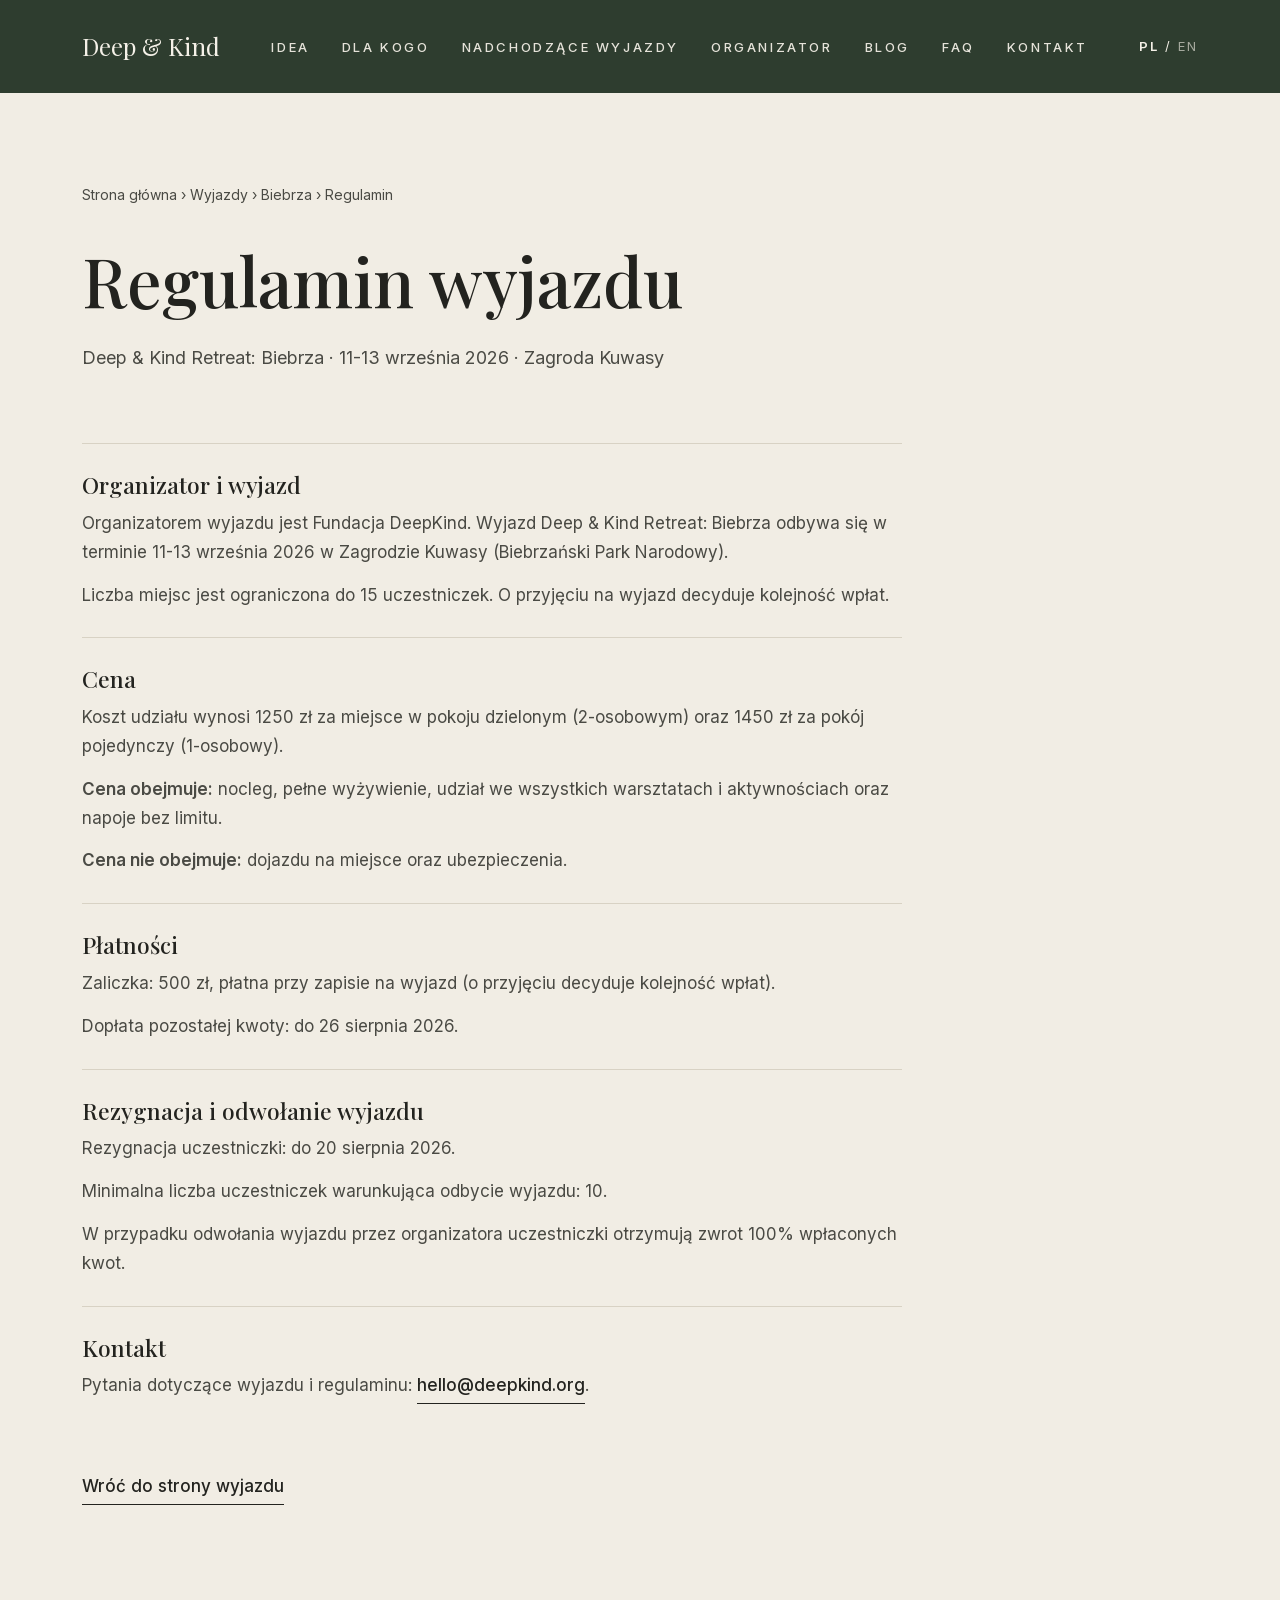
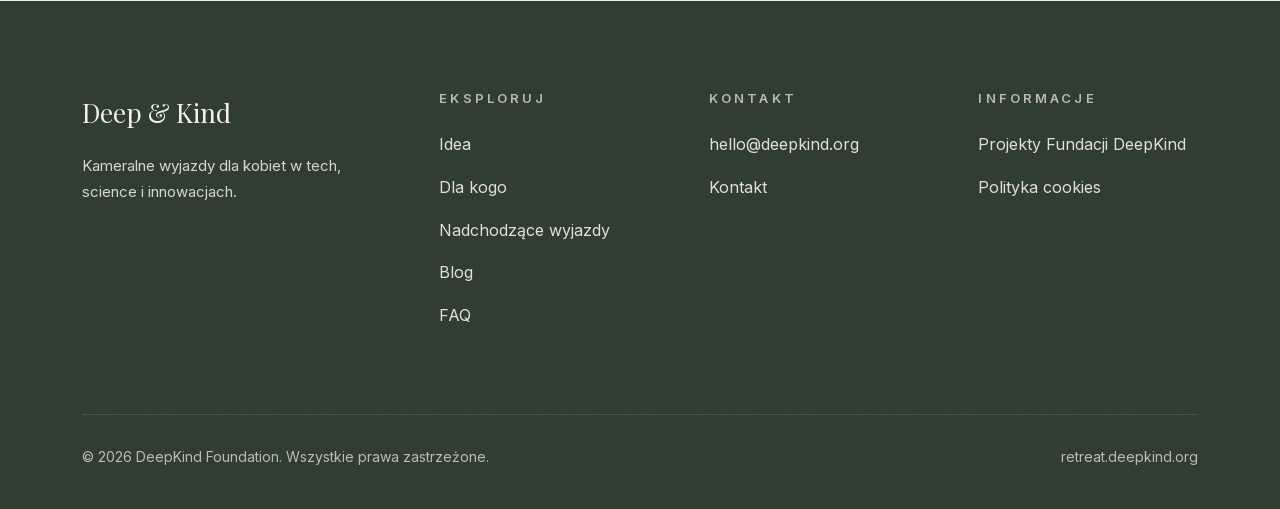
<file: pl/retreats/biebrza-edition/regulamin/index.html>
<!DOCTYPE html>
<html lang="pl">
<head>
  <meta charset="UTF-8">
  <meta name="viewport" content="width=device-width, initial-scale=1.0">
  <title>Regulamin wyjazdu — Deep &amp; Kind Retreat: Biebrza | 11-13 września 2026</title>
  <meta name="description" content="Regulamin wyjazdu Deep & Kind Retreat: Biebrza (11-13 września 2026, Zagroda Kuwasy). Zasady zapisów, płatności, rezygnacji i odwołania. Organizator: Fundacja DeepKind.">
  <link rel="canonical" href="https://retreat.deepkind.org/pl/retreats/biebrza-edition/regulamin">
  <meta property="og:type" content="website">
  <meta property="og:locale" content="pl_PL">
  <meta property="og:site_name" content="Deep &amp; Kind Retreats">
  <meta property="og:title" content="Regulamin wyjazdu — Deep &amp; Kind Retreat: Biebrza">
  <meta property="og:description" content="Zasady zapisów, płatności, rezygnacji i odwołania wyjazdu Deep & Kind Retreat: Biebrza.">
  <meta property="og:url" content="https://retreat.deepkind.org/pl/retreats/biebrza-edition/regulamin">
  <meta property="og:image" content="https://retreat.deepkind.org/images/wyjazd-biebrza.jpg">
  <meta name="theme-color" content="#2E3D2F">
  <link rel="icon" href="/images/favicon.png" type="image/png">
  <link rel="preload" href="/assets/fonts/playfair-display-latin-500.woff2" as="font" type="font/woff2" crossorigin>
  <link rel="preload" href="/assets/fonts/inter-latin-400.woff2" as="font" type="font/woff2" crossorigin>
  <link rel="stylesheet" href="/assets/style.css">
</head>
<body>

  <header class="naglowek naglowek-staly">
    <div class="kontener">
      <a href="/pl" class="logo">Deep &amp; Kind</a>
      <button class="menu-przycisk" aria-label="Otwórz menu" aria-expanded="false" onclick="przelaczMenu(this)">&#9776;</button>
      <nav aria-label="Nawigacja główna">
        <ul class="menu" id="menu">
          <li><a href="/pl#idea">Idea</a></li>
          <li><a href="/pl#dla-kogo">Dla kogo</a></li>
          <li><a href="/pl/retreats">Nadchodzące wyjazdy</a></li>
          <li><a href="/pl#organizator">Organizator</a></li>
          <li><a href="/pl/blog">Blog</a></li>
          <li><a href="/pl#faq">FAQ</a></li>
          <li><a href="/pl/contact">Kontakt</a></li>
        </ul>
      </nav>
      <div class="jezyki">
        <a href="/pl/retreats/biebrza-edition/regulamin" class="aktywny" aria-current="page">PL</a> / <a href="/en/retreats/biebrza-edition/regulamin">EN</a>
      </div>
    </div>
  </header>

  <div class="podstrona-naglowek">
    <div class="kontener">
      <p class="okruszki"><a href="/pl">Strona główna</a> &rsaquo; <a href="/pl/retreats">Wyjazdy</a> &rsaquo; <a href="/pl/retreats/biebrza-edition">Biebrza</a> &rsaquo; Regulamin</p>
      <h1>Regulamin wyjazdu</h1>
      <p class="wstep">Deep &amp; Kind Retreat: Biebrza &middot; 11-13 września 2026 &middot; Zagroda Kuwasy</p>
    </div>
  </div>

  <section style="padding-top: 0;">
    <div class="kontener">
      <div style="max-width: 820px;">

        <div class="kontakt-blok">
          <h3>Organizator i wyjazd</h3>
          <p>Organizatorem wyjazdu jest Fundacja DeepKind. Wyjazd Deep &amp; Kind Retreat: Biebrza odbywa się w terminie 11-13 września 2026 w Zagrodzie Kuwasy (Biebrzański Park Narodowy).</p>
          <p style="margin-top: 14px;">Liczba miejsc jest ograniczona do 15 uczestniczek. O przyjęciu na wyjazd decyduje kolejność wpłat.</p>
        </div>

        <div class="kontakt-blok">
          <h3>Cena</h3>
          <p>Koszt udziału wynosi 1250 zł za miejsce w pokoju dzielonym (2-osobowym) oraz 1450 zł za pokój pojedynczy (1-osobowy).</p>
          <p style="margin-top: 14px;"><strong>Cena obejmuje:</strong> nocleg, pełne wyżywienie, udział we wszystkich warsztatach i aktywnościach oraz napoje bez limitu.</p>
          <p style="margin-top: 14px;"><strong>Cena nie obejmuje:</strong> dojazdu na miejsce oraz ubezpieczenia.</p>
        </div>

        <div class="kontakt-blok">
          <h3>Płatności</h3>
          <p>Zaliczka: 500 zł, płatna przy zapisie na wyjazd (o przyjęciu decyduje kolejność wpłat).</p>
          <p style="margin-top: 14px;">Dopłata pozostałej kwoty: do 26 sierpnia 2026.</p>
        </div>

        <div class="kontakt-blok">
          <h3>Rezygnacja i odwołanie wyjazdu</h3>
          <p>Rezygnacja uczestniczki: do 20 sierpnia 2026.</p>
          <p style="margin-top: 14px;">Minimalna liczba uczestniczek warunkująca odbycie wyjazdu: 10.</p>
          <p style="margin-top: 14px;">W przypadku odwołania wyjazdu przez organizatora uczestniczki otrzymują zwrot 100% wpłaconych kwot.</p>
        </div>

        <div class="kontakt-blok">
          <h3>Kontakt</h3>
          <p>Pytania dotyczące wyjazdu i regulaminu: <a href="mailto:hello@deepkind.org" class="link-podkreslony">hello@deepkind.org</a>.</p>
        </div>

        <p style="margin-top: 40px;"><a href="/pl/retreats/biebrza-edition" class="link-podkreslony">Wróć do strony wyjazdu</a></p>

      </div>
    </div>
  </section>

  <footer class="stopka">
    <div class="kontener">
      <div class="stopka-siatka">
        <div>
          <a href="/pl" class="logo">Deep &amp; Kind</a>
          <p>Kameralne wyjazdy dla kobiet w tech, science i innowacjach.</p>
        </div>
        <div>
          <h3>Eksploruj</h3>
          <ul>
            <li><a href="/pl#idea">Idea</a></li>
            <li><a href="/pl#dla-kogo">Dla kogo</a></li>
            <li><a href="/pl/retreats">Nadchodzące wyjazdy</a></li>
            <li><a href="/pl/blog">Blog</a></li>
            <li><a href="/pl#faq">FAQ</a></li>
          </ul>
        </div>
        <div>
          <h3>Kontakt</h3>
          <ul>
            <li><a href="mailto:hello@deepkind.org">hello@deepkind.org</a></li>
            <li><a href="/pl/contact">Kontakt</a></li>
          </ul>
        </div>
        <div>
          <h3>Informacje</h3>
          <ul>
            <li><a href="https://deepkind.org/" target="_blank" rel="noopener">Projekty Fundacji DeepKind</a></li>
            <li><a href="https://deepkind.org/polityka-cookies" target="_blank" rel="noopener">Polityka cookies</a></li>
          </ul>
        </div>
      </div>
      <div class="stopka-dol">
        <span>&copy; 2026 DeepKind Foundation. Wszystkie prawa zastrzeżone.</span>
        <span>retreat.deepkind.org</span>
      </div>
    </div>
  </footer>

  <script src="/assets/skrypty.js"></script>
</body>
</html>
</file>
<file: assets/style.css>
/* Fonty self-hosted (Playfair Display + Inter, subset latin + latin-ext).
   Pobrane z Google Fonts v20/woff2. Zamiast zewnetrznego CDN - prywatnosc, LCP, SRI. */
@font-face {
  font-family: 'Inter';
  font-style: normal;
  font-weight: 400;
  font-display: swap;
  src: url('/assets/fonts/inter-latin-ext-400.woff2') format('woff2');
  unicode-range: U+0100-02BA, U+02BD-02C5, U+02C7-02CC, U+02CE-02D7, U+02DD-02FF, U+0304, U+0308, U+0329, U+1D00-1DBF, U+1E00-1E9F, U+1EF2-1EFF, U+2020, U+20A0-20AB, U+20AD-20C0, U+2113, U+2C60-2C7F, U+A720-A7FF;
}
@font-face {
  font-family: 'Inter';
  font-style: normal;
  font-weight: 400;
  font-display: swap;
  src: url('/assets/fonts/inter-latin-400.woff2') format('woff2');
  unicode-range: U+0000-00FF, U+0131, U+0152-0153, U+02BB-02BC, U+02C6, U+02DA, U+02DC, U+0304, U+0308, U+0329, U+2000-206F, U+20AC, U+2122, U+2191, U+2193, U+2212, U+2215, U+FEFF, U+FFFD;
}
@font-face {
  font-family: 'Inter';
  font-style: normal;
  font-weight: 500;
  font-display: swap;
  src: url('/assets/fonts/inter-latin-ext-500.woff2') format('woff2');
  unicode-range: U+0100-02BA, U+02BD-02C5, U+02C7-02CC, U+02CE-02D7, U+02DD-02FF, U+0304, U+0308, U+0329, U+1D00-1DBF, U+1E00-1E9F, U+1EF2-1EFF, U+2020, U+20A0-20AB, U+20AD-20C0, U+2113, U+2C60-2C7F, U+A720-A7FF;
}
@font-face {
  font-family: 'Inter';
  font-style: normal;
  font-weight: 500;
  font-display: swap;
  src: url('/assets/fonts/inter-latin-500.woff2') format('woff2');
  unicode-range: U+0000-00FF, U+0131, U+0152-0153, U+02BB-02BC, U+02C6, U+02DA, U+02DC, U+0304, U+0308, U+0329, U+2000-206F, U+20AC, U+2122, U+2191, U+2193, U+2212, U+2215, U+FEFF, U+FFFD;
}
@font-face {
  font-family: 'Inter';
  font-style: normal;
  font-weight: 600;
  font-display: swap;
  src: url('/assets/fonts/inter-latin-ext-600.woff2') format('woff2');
  unicode-range: U+0100-02BA, U+02BD-02C5, U+02C7-02CC, U+02CE-02D7, U+02DD-02FF, U+0304, U+0308, U+0329, U+1D00-1DBF, U+1E00-1E9F, U+1EF2-1EFF, U+2020, U+20A0-20AB, U+20AD-20C0, U+2113, U+2C60-2C7F, U+A720-A7FF;
}
@font-face {
  font-family: 'Inter';
  font-style: normal;
  font-weight: 600;
  font-display: swap;
  src: url('/assets/fonts/inter-latin-600.woff2') format('woff2');
  unicode-range: U+0000-00FF, U+0131, U+0152-0153, U+02BB-02BC, U+02C6, U+02DA, U+02DC, U+0304, U+0308, U+0329, U+2000-206F, U+20AC, U+2122, U+2191, U+2193, U+2212, U+2215, U+FEFF, U+FFFD;
}
@font-face {
  font-family: 'Playfair Display';
  font-style: italic;
  font-weight: 400;
  font-display: swap;
  src: url('/assets/fonts/playfair-display-latin-ext-400-italic.woff2') format('woff2');
  unicode-range: U+0100-02BA, U+02BD-02C5, U+02C7-02CC, U+02CE-02D7, U+02DD-02FF, U+0304, U+0308, U+0329, U+1D00-1DBF, U+1E00-1E9F, U+1EF2-1EFF, U+2020, U+20A0-20AB, U+20AD-20C0, U+2113, U+2C60-2C7F, U+A720-A7FF;
}
@font-face {
  font-family: 'Playfair Display';
  font-style: italic;
  font-weight: 400;
  font-display: swap;
  src: url('/assets/fonts/playfair-display-latin-400-italic.woff2') format('woff2');
  unicode-range: U+0000-00FF, U+0131, U+0152-0153, U+02BB-02BC, U+02C6, U+02DA, U+02DC, U+0304, U+0308, U+0329, U+2000-206F, U+20AC, U+2122, U+2191, U+2193, U+2212, U+2215, U+FEFF, U+FFFD;
}
@font-face {
  font-family: 'Playfair Display';
  font-style: italic;
  font-weight: 500;
  font-display: swap;
  src: url('/assets/fonts/playfair-display-latin-ext-500-italic.woff2') format('woff2');
  unicode-range: U+0100-02BA, U+02BD-02C5, U+02C7-02CC, U+02CE-02D7, U+02DD-02FF, U+0304, U+0308, U+0329, U+1D00-1DBF, U+1E00-1E9F, U+1EF2-1EFF, U+2020, U+20A0-20AB, U+20AD-20C0, U+2113, U+2C60-2C7F, U+A720-A7FF;
}
@font-face {
  font-family: 'Playfair Display';
  font-style: italic;
  font-weight: 500;
  font-display: swap;
  src: url('/assets/fonts/playfair-display-latin-500-italic.woff2') format('woff2');
  unicode-range: U+0000-00FF, U+0131, U+0152-0153, U+02BB-02BC, U+02C6, U+02DA, U+02DC, U+0304, U+0308, U+0329, U+2000-206F, U+20AC, U+2122, U+2191, U+2193, U+2212, U+2215, U+FEFF, U+FFFD;
}
@font-face {
  font-family: 'Playfair Display';
  font-style: normal;
  font-weight: 400;
  font-display: swap;
  src: url('/assets/fonts/playfair-display-latin-ext-400.woff2') format('woff2');
  unicode-range: U+0100-02BA, U+02BD-02C5, U+02C7-02CC, U+02CE-02D7, U+02DD-02FF, U+0304, U+0308, U+0329, U+1D00-1DBF, U+1E00-1E9F, U+1EF2-1EFF, U+2020, U+20A0-20AB, U+20AD-20C0, U+2113, U+2C60-2C7F, U+A720-A7FF;
}
@font-face {
  font-family: 'Playfair Display';
  font-style: normal;
  font-weight: 400;
  font-display: swap;
  src: url('/assets/fonts/playfair-display-latin-400.woff2') format('woff2');
  unicode-range: U+0000-00FF, U+0131, U+0152-0153, U+02BB-02BC, U+02C6, U+02DA, U+02DC, U+0304, U+0308, U+0329, U+2000-206F, U+20AC, U+2122, U+2191, U+2193, U+2212, U+2215, U+FEFF, U+FFFD;
}
@font-face {
  font-family: 'Playfair Display';
  font-style: normal;
  font-weight: 500;
  font-display: swap;
  src: url('/assets/fonts/playfair-display-latin-ext-500.woff2') format('woff2');
  unicode-range: U+0100-02BA, U+02BD-02C5, U+02C7-02CC, U+02CE-02D7, U+02DD-02FF, U+0304, U+0308, U+0329, U+1D00-1DBF, U+1E00-1E9F, U+1EF2-1EFF, U+2020, U+20A0-20AB, U+20AD-20C0, U+2113, U+2C60-2C7F, U+A720-A7FF;
}
@font-face {
  font-family: 'Playfair Display';
  font-style: normal;
  font-weight: 500;
  font-display: swap;
  src: url('/assets/fonts/playfair-display-latin-500.woff2') format('woff2');
  unicode-range: U+0000-00FF, U+0131, U+0152-0153, U+02BB-02BC, U+02C6, U+02DA, U+02DC, U+0304, U+0308, U+0329, U+2000-206F, U+20AC, U+2122, U+2191, U+2193, U+2212, U+2215, U+FEFF, U+FFFD;
}
@font-face {
  font-family: 'Playfair Display';
  font-style: normal;
  font-weight: 600;
  font-display: swap;
  src: url('/assets/fonts/playfair-display-latin-ext-600.woff2') format('woff2');
  unicode-range: U+0100-02BA, U+02BD-02C5, U+02C7-02CC, U+02CE-02D7, U+02DD-02FF, U+0304, U+0308, U+0329, U+1D00-1DBF, U+1E00-1E9F, U+1EF2-1EFF, U+2020, U+20A0-20AB, U+20AD-20C0, U+2113, U+2C60-2C7F, U+A720-A7FF;
}
@font-face {
  font-family: 'Playfair Display';
  font-style: normal;
  font-weight: 600;
  font-display: swap;
  src: url('/assets/fonts/playfair-display-latin-600.woff2') format('woff2');
  unicode-range: U+0000-00FF, U+0131, U+0152-0153, U+02BB-02BC, U+02C6, U+02DA, U+02DC, U+0304, U+0308, U+0329, U+2000-206F, U+20AC, U+2122, U+2191, U+2193, U+2212, U+2215, U+FEFF, U+FFFD;
}
/* ============================================================
   DEEP & KIND RETREATS — WSPÓLNY ARKUSZ STYLÓW
   Paleta i typografia w jednym miejscu: zmień tutaj, a zmieni
   się na całej stronie.
   ============================================================ */
:root {
  --zielen-ciemna: #2E3D2F;
  --krem: #F1EDE4;
  --krem-cieplejszy: #E9E3D7;
  --kremowa-karta: #F6F3EC;
  --terakota: #C0653F;
  --terakota-ciemna: #A9552F;
  --grafit: #23231F;
  --tekst: #4A4A44;
  --linia: #D8D2C4;
  --bialy-cieply: #F5F1E8;
  --font-naglowki: 'Playfair Display', Georgia, serif;
  --font-tekst: 'Inter', -apple-system, 'Segoe UI', sans-serif;
  --szerokosc: 1180px;
}

* { margin: 0; padding: 0; box-sizing: border-box; }
html { scroll-behavior: smooth; }
@media (prefers-reduced-motion: reduce) {
  html { scroll-behavior: auto; }
  *, *::before, *::after { animation: none !important; transition: none !important; }
}
body {
  font-family: var(--font-tekst);
  color: var(--tekst);
  background: var(--krem);
  line-height: 1.7;
  font-size: 17px;
  -webkit-font-smoothing: antialiased;
}
.kontener { max-width: var(--szerokosc); margin: 0 auto; padding: 0 32px; }
h1, h2, h3 { font-family: var(--font-naglowki); color: var(--grafit); font-weight: 500; line-height: 1.15; }
a { color: inherit; }
section { padding: 96px 0; }
:focus-visible { outline: 2px solid var(--terakota); outline-offset: 3px; }

.etykieta {
  display: block;
  font-size: 13px;
  font-weight: 600;
  letter-spacing: 0.28em;
  text-transform: uppercase;
  color: var(--terakota);
  margin-bottom: 20px;
}
.tlo-cieplejsze { background: var(--krem-cieplejszy); }

/* ---------- Nawigacja ---------- */
.naglowek { position: absolute; top: 0; left: 0; right: 0; z-index: 50; padding: 26px 0; }
.naglowek-staly { position: static; background: var(--zielen-ciemna); }
.naglowek .kontener { display: flex; align-items: center; justify-content: space-between; gap: 24px; }
.logo { font-family: var(--font-naglowki); font-size: 24px; color: var(--bialy-cieply); text-decoration: none; white-space: nowrap; }
.menu { display: flex; align-items: center; gap: 32px; list-style: none; }
.menu a {
  color: var(--bialy-cieply); text-decoration: none; font-size: 13px; font-weight: 500;
  letter-spacing: 0.2em; text-transform: uppercase; opacity: 0.92; transition: opacity 0.2s;
}
.menu a:hover { opacity: 1; }
.jezyki { color: var(--bialy-cieply); font-size: 13px; letter-spacing: 0.15em; }
.jezyki a { text-decoration: none; opacity: 0.6; }
.jezyki .aktywny { font-weight: 600; opacity: 1; }
.menu-przycisk { display: none; background: none; border: none; color: var(--bialy-cieply); font-size: 28px; cursor: pointer; line-height: 1; }

/* ---------- Przyciski i odnośniki ---------- */
.przycisk {
  display: inline-block; padding: 17px 38px; font-family: var(--font-tekst); font-size: 16px;
  font-weight: 500; text-decoration: none; border-radius: 6px; cursor: pointer;
  transition: background 0.2s, border-color 0.2s; border: 1px solid transparent;
}
.przycisk-pelny { background: var(--terakota); color: #fff; }
.przycisk-pelny:hover { background: var(--terakota-ciemna); }
.przycisk-obrys { background: transparent; color: var(--bialy-cieply); border-color: rgba(245,241,232,0.55); }
.przycisk-obrys:hover { border-color: var(--bialy-cieply); }
.link-podkreslony {
  display: inline-block; font-weight: 500; color: var(--grafit); text-decoration: none;
  border-bottom: 1px solid var(--grafit); padding-bottom: 3px;
}
.link-podkreslony:hover { color: var(--terakota); border-color: var(--terakota); }

/* ---------- Hero (strona główna) ---------- */
.hero {
  position: relative; min-height: 100vh; display: flex; align-items: center; justify-content: center;
  text-align: center; padding: 0;
  background: linear-gradient(180deg, rgba(35,48,36,0.32) 0%, rgba(35,48,36,0.55) 52%, rgba(35,48,36,0.80) 100%),
              url('/images/hero-las.jpg') center / cover no-repeat, var(--zielen-ciemna);
  background: linear-gradient(180deg, rgba(35,48,36,0.32) 0%, rgba(35,48,36,0.55) 52%, rgba(35,48,36,0.80) 100%),
              image-set(url('/images/hero-las.webp') type('image/webp'), url('/images/hero-las.jpg') type('image/jpeg')) center / cover no-repeat, var(--zielen-ciemna);
}
.hero-tresc { max-width: 860px; padding: 140px 32px 120px; }
.hero .etykieta { color: var(--bialy-cieply); opacity: 0.9; margin-bottom: 28px; }
.hero h1 { font-size: clamp(52px, 8vw, 96px); color: var(--bialy-cieply); margin-bottom: 22px; }
.hero .motto { font-family: var(--font-naglowki); font-style: italic; font-size: clamp(22px, 3vw, 30px); color: var(--bialy-cieply); margin-bottom: 34px; }
.hero .opis { color: var(--bialy-cieply); opacity: 0.95; max-width: 640px; margin: 0 auto 46px; font-size: 18px; }
.hero-przyciski { display: flex; gap: 18px; justify-content: center; flex-wrap: wrap; }

/* ---------- Nagłówek podstrony ---------- */
.podstrona-naglowek { padding: 90px 0 70px; }
.podstrona-naglowek .okruszki { font-size: 14px; margin-bottom: 34px; }
.podstrona-naglowek .okruszki a { color: var(--tekst); text-decoration: none; }
.podstrona-naglowek .okruszki a:hover { color: var(--terakota); }
.podstrona-naglowek h1 { font-size: clamp(42px, 6vw, 68px); margin-bottom: 24px; }
.podstrona-naglowek .wstep { max-width: 640px; font-size: 18px; }

/* ---------- Sekcje treści ---------- */
.sekcja-h2 { font-size: clamp(38px, 5vw, 58px); margin-bottom: 44px; }
.tekst-waski { max-width: 640px; }
.tekst-sredni { max-width: 820px; font-size: 18px; }
.tekst-waski p + p, .tekst-sredni p + p { margin-top: 26px; }

.filary { display: grid; grid-template-columns: repeat(3, 1fr); gap: 60px; margin-top: 90px; }
.filar::before { content: ""; display: block; width: 44px; height: 3px; background: var(--linia); margin-bottom: 26px; }
.filar h3 { font-size: 27px; margin-bottom: 16px; }
.filar p { font-size: 16px; }

.motto-pytanie { font-family: var(--font-naglowki); font-style: italic; font-size: 26px; color: var(--grafit); margin-top: 44px; }

/* ---------- Założycielka ---------- */
.zalozycielka-siatka { display: grid; grid-template-columns: 0.85fr 1.15fr; gap: 70px; align-items: start; margin-top: 56px; }
.zalozycielka-foto {
  aspect-ratio: 4 / 5;
  background: var(--krem-cieplejszy) url('/images/zalozycielka.jpg') center / cover no-repeat;
  background: var(--krem-cieplejszy) image-set(url('/images/zalozycielka.webp') type('image/webp'), url('/images/zalozycielka.jpg') type('image/jpeg')) center / cover no-repeat;
  border: 1px solid var(--linia);
  border-radius: 4px;
}
.zalozycielka-siatka .tekst-sredni { font-size: 15px; max-width: none; }
.zalozycielka-siatka .tekst-sredni p + p { margin-top: 14px; }
.zalozycielka-siatka h2 { margin-bottom: 22px; }
.zalozycielka-podpis { margin-top: 26px; }
.zalozycielka-podpis .imie { font-family: var(--font-naglowki); font-size: 24px; color: var(--grafit); }
.zalozycielka-podpis .rola { font-size: 15px; color: var(--tekst); margin-top: 4px; }

/* ---------- Dla kogo ---------- */
.dla-kogo-siatka { display: grid; grid-template-columns: 1fr 1.2fr; gap: 80px; align-items: start; }
.grupy { list-style: none; }
.grupy li {
  background: var(--kremowa-karta); padding: 26px 30px; font-family: var(--font-naglowki);
  font-size: 22px; color: var(--grafit); border-bottom: 1px solid var(--linia);
}
.grupy li:last-child { border-bottom: none; }
.objawy-etykieta { font-size: 13px; font-weight: 600; letter-spacing: 0.26em; text-transform: uppercase; color: var(--terakota); margin-bottom: 30px; }
.objawy { list-style: none; counter-reset: objaw; }
.objawy li {
  counter-increment: objaw; display: flex; gap: 20px; padding: 24px 0;
  border-bottom: 1px solid var(--linia); font-size: 19px; color: var(--grafit); line-height: 1.5;
}
.objawy li::before { content: counter(objaw, decimal-leading-zero); font-family: var(--font-naglowki); color: var(--terakota); font-size: 17px; padding-top: 3px; }

/* ---------- Karty wyjazdów ---------- */
.karty { display: grid; grid-template-columns: 1fr 1fr; gap: 40px; }
.karta { background: var(--kremowa-karta); border: 1px solid var(--linia); border-radius: 4px; overflow: hidden; display: flex; flex-direction: column; }
.karta-foto { height: 300px; background: var(--zielen-ciemna) center / cover no-repeat; }
.karta-foto.biebrza { background-image: url('/images/wyjazd-biebrza.jpg'); background-image: image-set(url('/images/wyjazd-biebrza.webp') type('image/webp'), url('/images/wyjazd-biebrza.jpg') type('image/jpeg')); }
.karta-foto.jesien { background-image: url('/images/wyjazd-jesien.jpg'); background-image: image-set(url('/images/wyjazd-jesien.webp') type('image/webp'), url('/images/wyjazd-jesien.jpg') type('image/jpeg')); }
.karta-tresc { padding: 38px 40px 44px; display: flex; flex-direction: column; flex: 1; }
.karta-naglowek { display: flex; justify-content: space-between; align-items: baseline; gap: 16px; margin-bottom: 22px; }
.karta-typ { font-size: 12px; font-weight: 600; letter-spacing: 0.26em; text-transform: uppercase; color: var(--terakota); }
.karta-termin { font-size: 15px; white-space: nowrap; }
.karta h3 { font-size: 32px; margin-bottom: 10px; }
.karta h3 a { text-decoration: none; }
.karta h3 a:hover { color: var(--terakota); }
.karta-miejsce { font-size: 16px; margin-bottom: 28px; }
.karta-program { list-style: none; margin-bottom: 36px; }
.karta-program li { position: relative; padding: 6px 0 6px 22px; font-size: 16px; }
.karta-program li::before { content: "\2022"; position: absolute; left: 0; color: var(--terakota); }
.karta-link { margin-top: auto; align-self: flex-start; font-weight: 500; color: var(--grafit); text-decoration: none; border-bottom: 1px solid var(--grafit); padding-bottom: 3px; }
.karta-link::after { content: " \2197"; }
.karta-link:hover { color: var(--terakota); border-color: var(--terakota); }

.za-nami { margin-top: 100px; }
.za-nami-ramka {
  border: 1px dashed var(--linia); border-radius: 4px; padding: 90px 40px; text-align: center;
  font-family: var(--font-naglowki); font-style: italic; font-size: 24px;
}

/* ---------- Newsletter ---------- */
.newsletter { text-align: center; }
.newsletter h2 { font-size: clamp(38px, 5vw, 56px); margin-bottom: 24px; max-width: 700px; margin-left: auto; margin-right: auto; }
.newsletter .wstep { max-width: 620px; margin: 0 auto 50px; font-size: 18px; }
.formularz-newsletter { max-width: 640px; margin: 0 auto 26px; }
.formularz-newsletter-pola { display: flex; gap: 16px; }
.formularz-newsletter input[type="email"] {
  flex: 1; padding: 18px 22px; font-family: var(--font-tekst); font-size: 16px; color: var(--grafit);
  background: var(--kremowa-karta); border: 1px solid var(--linia); border-radius: 6px;
}
.formularz-newsletter input::placeholder { color: #9A958A; }
.zgoda { font-size: 14px; max-width: 480px; margin: 0 auto; }
.formularz-info { margin-top: 18px; font-size: 15px; color: var(--terakota); display: none; }
.formularz-info.formularz-sukces { color: var(--zielen-ciemna); }
.pole-pulapka { position: absolute; left: -9999px; width: 1px; height: 1px; overflow: hidden; }
.cf-turnstile { margin: 0 auto 20px; }

/* ---------- FAQ ---------- */
.faq-lista { max-width: 900px; }
.faq-pozycja { border-bottom: 1px solid var(--linia); }
.faq-pytanie {
  width: 100%; display: flex; justify-content: space-between; align-items: center; gap: 20px;
  background: none; border: none; text-align: left; padding: 30px 0; cursor: pointer;
  font-family: var(--font-naglowki); font-size: 25px; color: var(--grafit);
}
.faq-pytanie .strzalka { transition: transform 0.25s; font-size: 16px; }
.faq-pozycja.otwarta .strzalka { transform: rotate(180deg); }
.faq-odpowiedz { max-height: 0; overflow: hidden; transition: max-height 0.3s ease; }
.faq-odpowiedz p { padding: 0 0 30px; max-width: 760px; }

/* ---------- Manifest ---------- */
.manifest { background: var(--zielen-ciemna); color: var(--bialy-cieply); padding: 130px 0; }
.manifest h2 { color: var(--bialy-cieply); font-size: clamp(40px, 5.5vw, 64px); margin-bottom: 60px; }
.manifest p { max-width: 720px; font-size: 19px; opacity: 0.94; }
.manifest p + p { margin-top: 30px; }

/* ---------- Zamknięcie / CTA ---------- */
.zamkniecie { text-align: center; padding: 140px 0; }
.zamkniecie h2 { font-size: clamp(34px, 4.5vw, 52px); max-width: 900px; margin: 0 auto 50px; }

/* ---------- Strona wyjazdu: overview i checklisty ---------- */
.overview-siatka { display: grid; grid-template-columns: 1.1fr 1fr; gap: 80px; align-items: start; }
.checklista { list-style: none; }
.checklista li { position: relative; padding: 10px 0 10px 40px; font-size: 18px; color: var(--grafit); }
.checklista li::before {
  content: "\2713"; position: absolute; left: 0; top: 10px; width: 26px; height: 26px;
  border: 1.5px solid var(--terakota); border-radius: 50%; color: var(--terakota);
  font-size: 14px; display: flex; align-items: center; justify-content: center;
}

/* ---------- Program: oś czasu ---------- */
.program-naglowek { text-align: left; margin-bottom: 40px; }
.program-naglowek h2 { font-size: clamp(40px, 5.5vw, 62px); margin-bottom: 26px; }
.program-motto { font-style: italic; max-width: 640px; margin: 0; font-size: 18px; }
.dzien { margin-top: 64px; }
.dzien-tytul { font-size: clamp(32px, 4vw, 46px); margin-bottom: 10px; }
.dzien-tytul .ang { color: #6E6E64; }
.dzien-motto { font-style: italic; margin-bottom: 50px; }
.os { list-style: none; border-left: 1px solid var(--linia); margin-left: 14px; }
.os li { position: relative; padding: 0 0 44px 46px; }
.os li:last-child { padding-bottom: 0; }
.os li::before {
  content: ""; position: absolute; left: -15px; top: 0; width: 28px; height: 28px;
  background: var(--kremowa-karta); border: 1px solid var(--linia); border-radius: 50%;
}
.os li.akcent::before { background: var(--terakota); border-color: var(--terakota); }
.os .czas { display: block; font-size: 14px; letter-spacing: 0.12em; margin-bottom: 6px; }
.os h4 { font-family: var(--font-naglowki); font-weight: 500; font-size: 25px; color: var(--grafit); margin-bottom: 6px; }
.os p { font-size: 16px; max-width: 680px; }

/* ---------- Miejsce, kuchnia, cena ---------- */
.duze-zdjecie { width: 100%; height: auto; border-radius: 4px; display: block; margin-top: 40px; }
.dwie-kolumny { display: grid; grid-template-columns: 1fr 1fr; gap: 60px; margin-top: 50px; }
.trzy-cechy { display: grid; grid-template-columns: repeat(3, 1fr); gap: 50px; margin-top: 60px; }
.cecha { border-top: 1px solid var(--linia); padding-top: 30px; }
.cecha .ikona { color: var(--terakota); font-size: 22px; margin-bottom: 16px; display: block; }
.cecha h3 { font-size: 24px; margin-bottom: 12px; }
.cecha p { font-size: 16px; }
.cennik { display: grid; grid-template-columns: 1fr 1fr; gap: 60px; margin: 60px 0; }
.cena-pozycja { border-top: 1px solid var(--linia); padding-top: 30px; }
.cena-pozycja .ikona { color: var(--terakota); font-size: 22px; margin-bottom: 16px; display: block; }
.cena-pozycja h3 { font-size: 25px; margin-bottom: 12px; }
.cena-kwota { font-family: var(--font-naglowki); font-size: 42px; color: var(--grafit); }
.cena-nota { font-size: 17px; max-width: 760px; margin-top: 40px; }

/* ---------- Zapisy ---------- */
.zapisy { text-align: center; }
.zapisy h2 { font-size: clamp(38px, 5vw, 58px); margin-bottom: 22px; }
.zapisy .termin { font-size: 18px; margin-bottom: 16px; }
.zapisy .limit { color: var(--terakota); font-weight: 500; margin-bottom: 50px; }
.formularz-zapisy { max-width: 560px; margin: 0 auto; text-align: left; }
.formularz-zapisy .formularz-info { text-align: center; }
.regulamin-nota { margin-top: 34px; font-size: 16px; }

/* ---------- Blog ---------- */
.wpisy { display: grid; gap: 0; max-width: 900px; }
.wpis { border-bottom: 1px solid var(--linia); padding: 44px 0; }
.wpis-meta { font-size: 14px; letter-spacing: 0.06em; margin-bottom: 14px; }
.wpis-meta .kategoria { color: var(--terakota); font-weight: 600; }
.wpis h2 { font-size: 32px; margin-bottom: 14px; }
.wpis h2 a { text-decoration: none; }
.wpis h2 a:hover { color: var(--terakota); }
.wpis p { max-width: 720px; margin-bottom: 22px; }

/* ---------- Kontakt ---------- */
.kontakt-siatka { display: grid; grid-template-columns: 1fr 1.2fr; gap: 80px; align-items: start; }
.kontakt-blok { border-top: 1px solid var(--linia); padding: 28px 0; }
.kontakt-blok h3 { font-size: 23px; margin-bottom: 10px; }
.formularz-kontakt label { display: block; font-size: 14px; font-weight: 500; color: var(--grafit); margin: 22px 0 8px; }
.formularz-kontakt input, .formularz-kontakt textarea, .formularz-kontakt select {
  width: 100%; padding: 15px 18px; font-family: var(--font-tekst); font-size: 16px; color: var(--grafit);
  background: var(--kremowa-karta); border: 1px solid var(--linia); border-radius: 6px;
}
.formularz-kontakt textarea { min-height: 160px; resize: vertical; }
.formularz-kontakt .zgoda { text-align: left; margin: 22px 0 26px; max-width: none; }
.formularz-kontakt button.loading { display: inline-flex; align-items: center; justify-content: center; gap: 10px; }
.ml-form-embedSubmitLoad { display: inline-block; width: 20px; height: 20px; border: 2px solid color-mix(in srgb, var(--zielen-ciemna) 25%, transparent); border-top-color: var(--zielen-ciemna); border-radius: 50%; animation: ml-spin 0.7s linear infinite; }
@keyframes ml-spin { to { transform: rotate(360deg); } }
.sr-only { position: absolute; width: 1px; height: 1px; padding: 0; margin: -1px; overflow: hidden; clip: rect(0, 0, 0, 0); white-space: nowrap; border: 0; }

/* ---------- Stopka ---------- */
.stopka { background: var(--zielen-ciemna); color: var(--bialy-cieply); padding: 90px 0 40px; }
.stopka-siatka { display: grid; grid-template-columns: 1.4fr 1fr 1fr 1fr; gap: 50px; margin-bottom: 70px; }
.stopka .logo { font-size: 26px; display: inline-block; margin-bottom: 18px; }
.stopka p { font-size: 15px; opacity: 0.85; max-width: 300px; }
.stopka h3 {
  color: var(--bialy-cieply); font-family: var(--font-tekst); font-size: 13px; font-weight: 600;
  letter-spacing: 0.24em; text-transform: uppercase; margin-bottom: 24px; opacity: 0.7;
}
.stopka ul { list-style: none; }
.stopka ul li { margin-bottom: 14px; }
.stopka ul a { color: var(--bialy-cieply); text-decoration: none; font-size: 16px; opacity: 0.9; }
.stopka ul a:hover { opacity: 1; text-decoration: underline; }
.stopka-dol {
  border-top: 1px solid rgba(245,241,232,0.18); padding-top: 30px; display: flex;
  justify-content: space-between; gap: 20px; flex-wrap: wrap; font-size: 14px; opacity: 0.7;
}

/* ---------- Mobile ---------- */
@media (max-width: 960px) {
  section { padding: 80px 0; }
  .menu {
    display: none; position: absolute; top: 100%; left: 0; right: 0; flex-direction: column;
    gap: 0; background: var(--zielen-ciemna); padding: 10px 0 20px; z-index: 60;
  }
  .naglowek { position: relative; background: var(--zielen-ciemna); }
  .hero { margin-top: 0; }
  .menu.otwarte { display: flex; }
  .menu li { width: 100%; text-align: center; }
  .menu a { display: block; padding: 14px 0; }
  .menu-przycisk { display: block; }
  .filary, .trzy-cechy { grid-template-columns: 1fr; gap: 44px; }
  .dla-kogo-siatka, .overview-siatka, .dwie-kolumny, .cennik, .kontakt-siatka { grid-template-columns: 1fr; gap: 50px; }
  .zalozycielka-siatka { grid-template-columns: 1fr; gap: 40px; }
  .zalozycielka-foto { max-width: 420px; }
  .karty { grid-template-columns: 1fr; }
  .formularz-newsletter-pola { flex-direction: column; }
  .stopka-siatka { grid-template-columns: 1fr; gap: 40px; }
  .karta-tresc { padding: 30px 26px 36px; }
  .faq-pytanie { font-size: 21px; }
}

/* ==================================================================
   DOPRACOWANIE WIZUALNE: ruch, glebia, hero
   Ruch tylko przy prefers-reduced-motion: no-preference.
   ================================================================== */

/* --- Odslanianie przy scrollu (klase .odslon dodaje skrypty.js) --- */
@media (prefers-reduced-motion: no-preference) {
  .odslon {
    opacity: 0;
    transform: translateY(18px);
    transition: opacity 0.6s cubic-bezier(0.25, 1, 0.5, 1),
                transform 0.6s cubic-bezier(0.25, 1, 0.5, 1);
  }
  .odslon-widoczna { opacity: 1; transform: none; }
}

/* --- Karty: uniesienie + zblizenie zdjecia na hover --- */
.karta { box-shadow: 0 1px 2px rgba(35, 48, 36, 0.05); }
.karta-foto { transition: transform 0.5s cubic-bezier(0.25, 1, 0.5, 1); }
@media (prefers-reduced-motion: no-preference) {
  .karta { transition: transform 0.4s cubic-bezier(0.25, 1, 0.5, 1), box-shadow 0.4s ease; }
  .karta:hover { transform: translateY(-6px); box-shadow: 0 18px 40px rgba(35, 48, 36, 0.14); }
  .karta:hover .karta-foto { transform: scale(1.045); }
}

/* --- Rysowane podkreslenie linkow nawigacji --- */
.menu a { position: relative; }
.menu a::after {
  content: ""; position: absolute; left: 0; bottom: -4px; height: 1px; width: 100%;
  background: var(--bialy-cieply); transform: scaleX(0); transform-origin: left;
  transition: transform 0.3s cubic-bezier(0.25, 1, 0.5, 1);
}
.menu a:hover::after { transform: scaleX(1); }

/* --- Ziarno na ciemnych sekcjach (zabija plaskosc) --- */
.hero, .manifest, .stopka { position: relative; }
.hero::before, .manifest::before, .stopka::before {
  content: ""; position: absolute; inset: 0; z-index: 0; pointer-events: none;
  opacity: 0.05; mix-blend-mode: overlay;
  background-image: url("data:image/svg+xml,%3Csvg xmlns='http://www.w3.org/2000/svg' width='160' height='160'%3E%3Cfilter id='n'%3E%3CfeTurbulence type='fractalNoise' baseFrequency='0.85' numOctaves='2' stitchTiles='stitch'/%3E%3C/filter%3E%3Crect width='100%25' height='100%25' filter='url(%23n)'/%3E%3C/svg%3E");
}
.hero-tresc, .manifest .kontener, .stopka .kontener { position: relative; z-index: 1; }

/* --- Hero: wskaznik "przewin w dol" --- */
.hero::after {
  content: ""; position: absolute; left: 50%; bottom: 34px; z-index: 1;
  width: 12px; height: 12px; margin-left: -6px; opacity: 0.6;
  border-right: 2px solid var(--bialy-cieply);
  border-bottom: 2px solid var(--bialy-cieply);
  transform: rotate(45deg);
}
@media (prefers-reduced-motion: no-preference) {
  .hero::after { animation: heroScroll 1.8s ease-in-out infinite; }
  @keyframes heroScroll {
    0%, 100% { transform: rotate(45deg) translate(0, 0); opacity: 0.3; }
    50%      { transform: rotate(45deg) translate(4px, 4px); opacity: 0.75; }
  }
}
</file>
